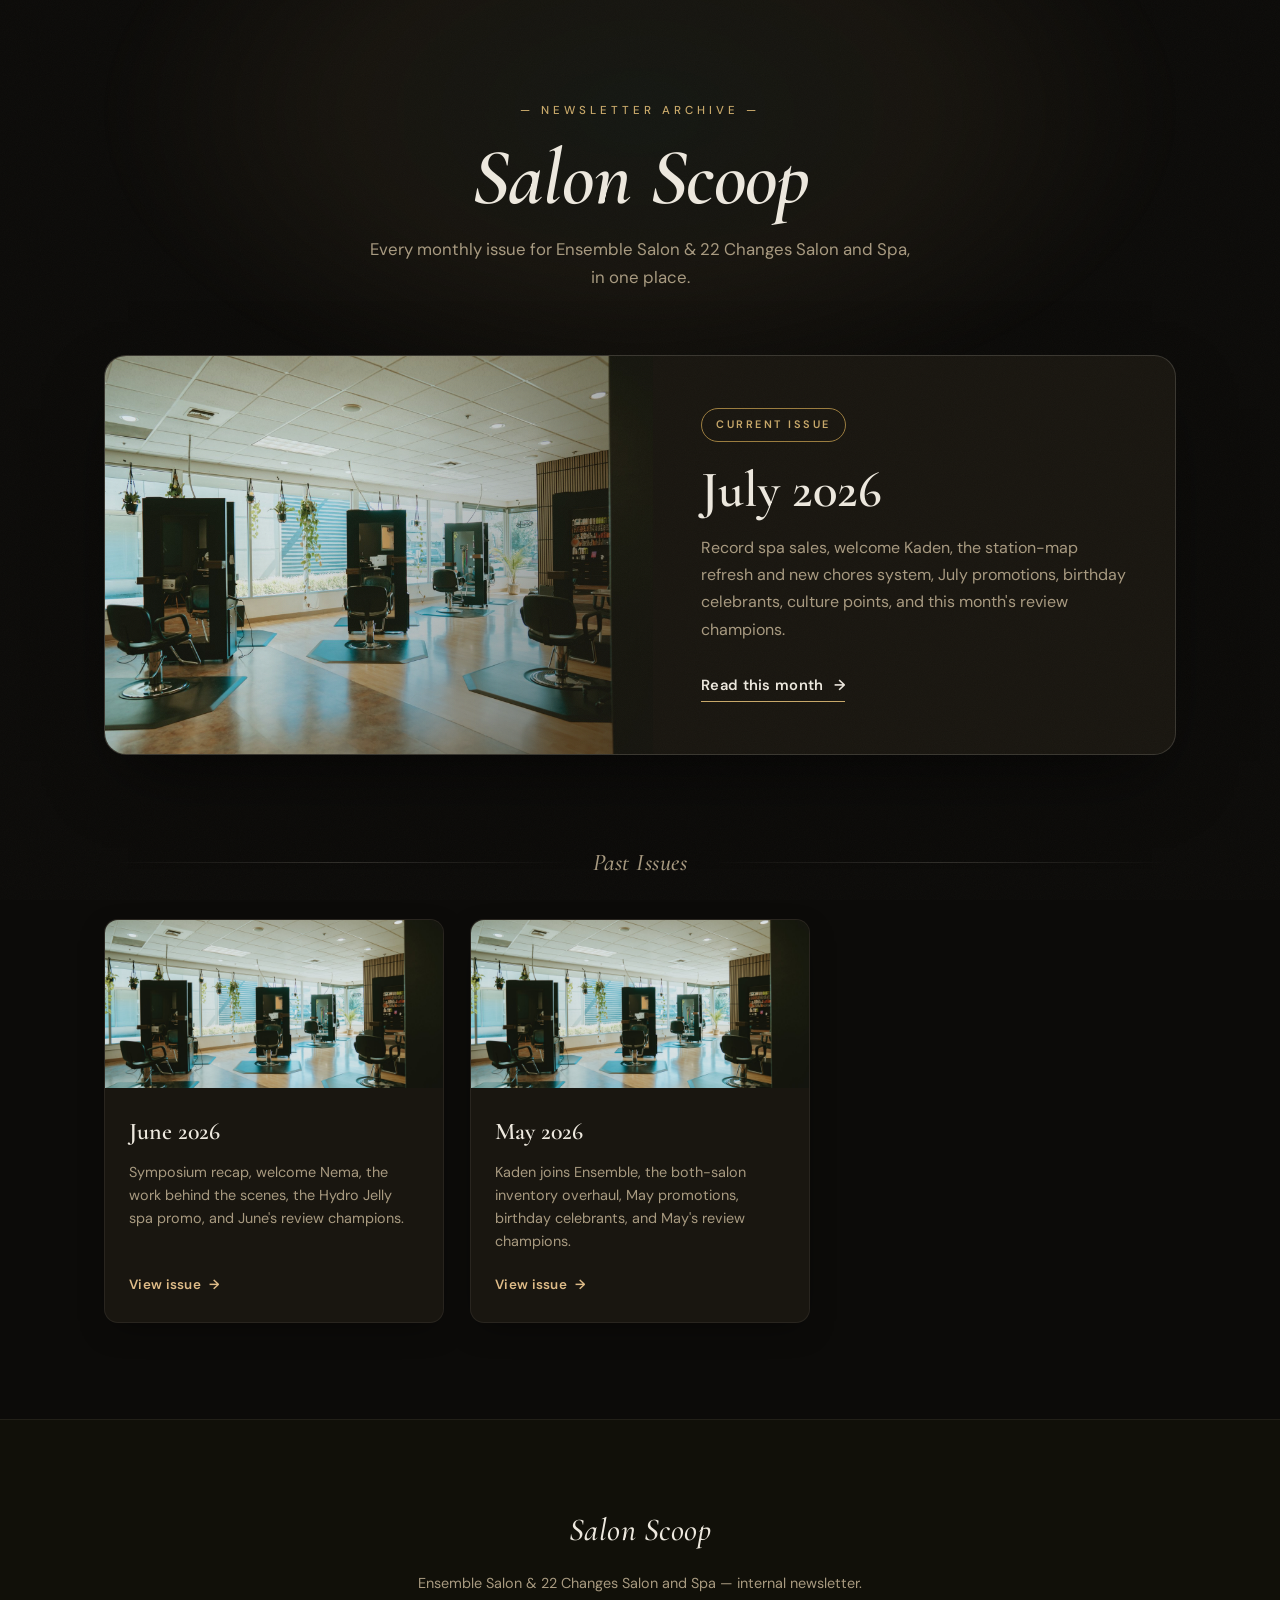
<file: index.html>
<!DOCTYPE html>
<html lang="en">
<head>
  <meta charset="UTF-8" />
  <meta name="viewport" content="width=device-width, initial-scale=1.0" />
  <title>Salon Scoop — Newsletter Archive</title>
  <meta name="description" content="The newsletter archive for Ensemble Salon & 22 Changes Salon and Spa — browse every monthly issue." />

  <link rel="preconnect" href="https://fonts.googleapis.com" />
  <link rel="preconnect" href="https://fonts.gstatic.com" crossorigin />
  <link
    href="https://fonts.googleapis.com/css2?family=Cormorant+Garamond:ital,wght@0,400;0,500;0,600;0,700;1,400;1,500;1,600;1,700&family=DM+Sans:opsz,wght@9..40,300;9..40,400;9..40,500;9..40,600;9..40,700&display=swap"
    rel="stylesheet"
  />
  <link rel="stylesheet" href="/styles.css?v=28" />
</head>
<body class="hub-body">
  <div class="hub__glow" aria-hidden="true"></div>

  <header class="hub__header">
    <span class="hub__eyebrow">— Newsletter Archive —</span>
    <h1 class="hub__wordmark">Salon Scoop</h1>
    <p class="hub__tagline">Every monthly issue for Ensemble Salon &amp; 22 Changes Salon and Spa, in one place.</p>
  </header>

  <main class="hub">
    <section class="hub__featured-wrap" aria-label="Current issue">
      <div id="hubFeatured"></div>
    </section>

    <section class="hub__past" id="hubPast" aria-label="Past issues">
      <div class="hub__section-head">
        <span class="hub__section-line" aria-hidden="true"></span>
        <h2 class="hub__section-title">Past Issues</h2>
        <span class="hub__section-line" aria-hidden="true"></span>
      </div>
      <div class="issue-grid" id="hubGrid"></div>
    </section>
  </main>

  <footer class="footer">
    <p class="footer__brand">Salon Scoop</p>
    <p class="footer__note">Ensemble Salon &amp; 22 Changes Salon and Spa — internal newsletter.</p>
  </footer>

  <script src="/content/issues.js?v=28"></script>
  <script src="/hub.js?v=28"></script>
</body>
</html>
</file>
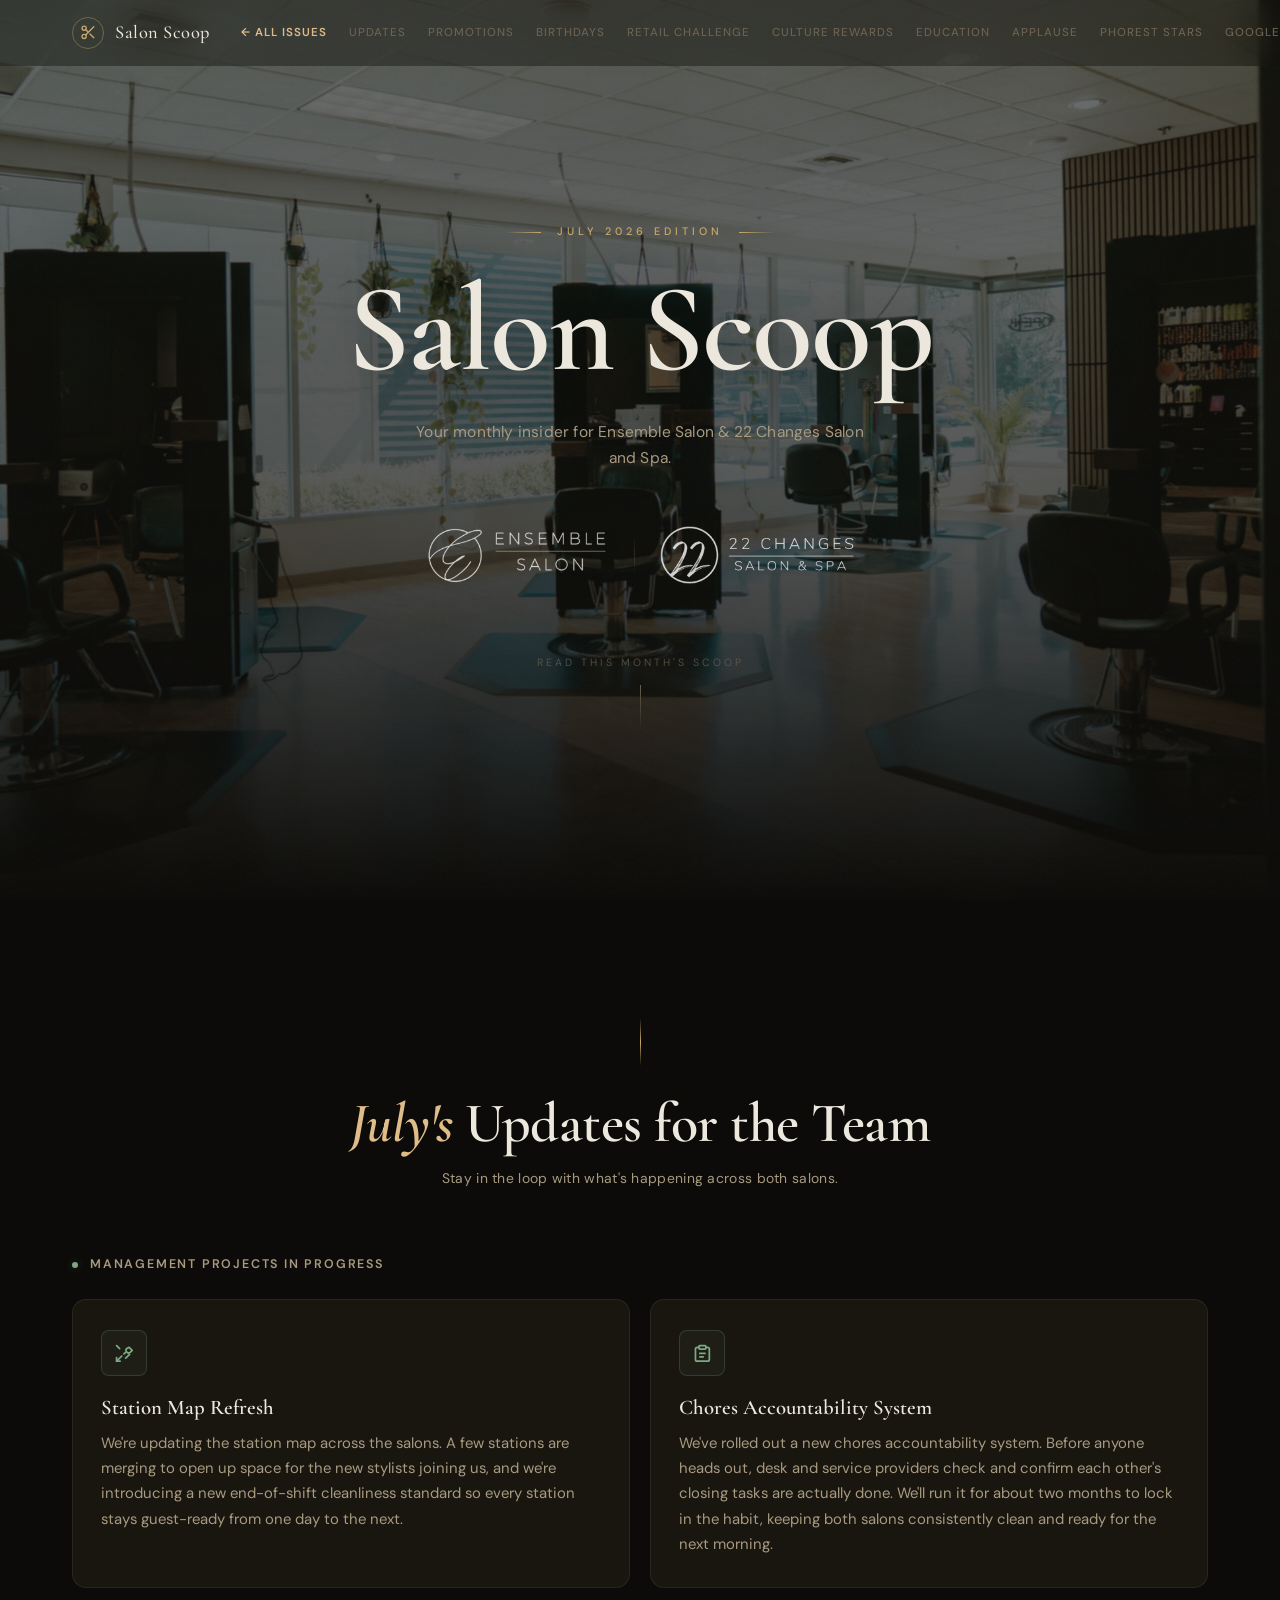
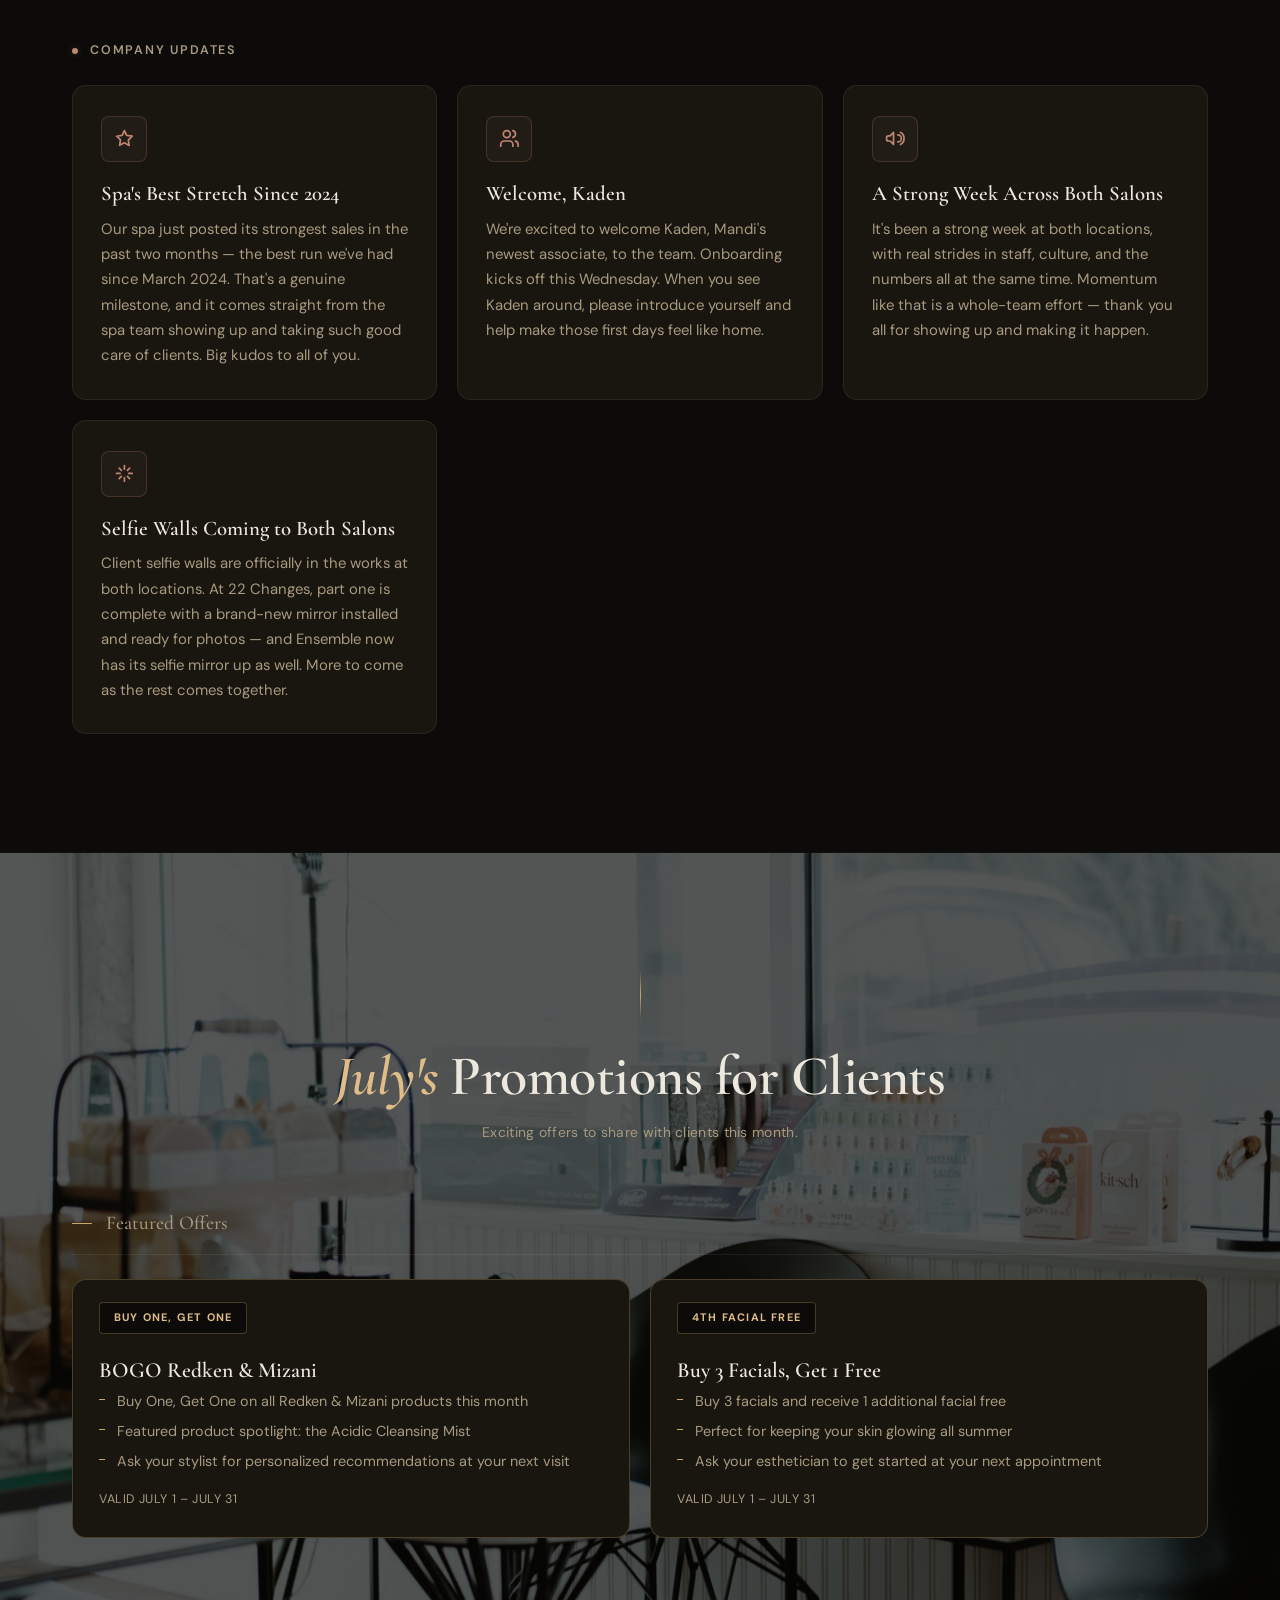
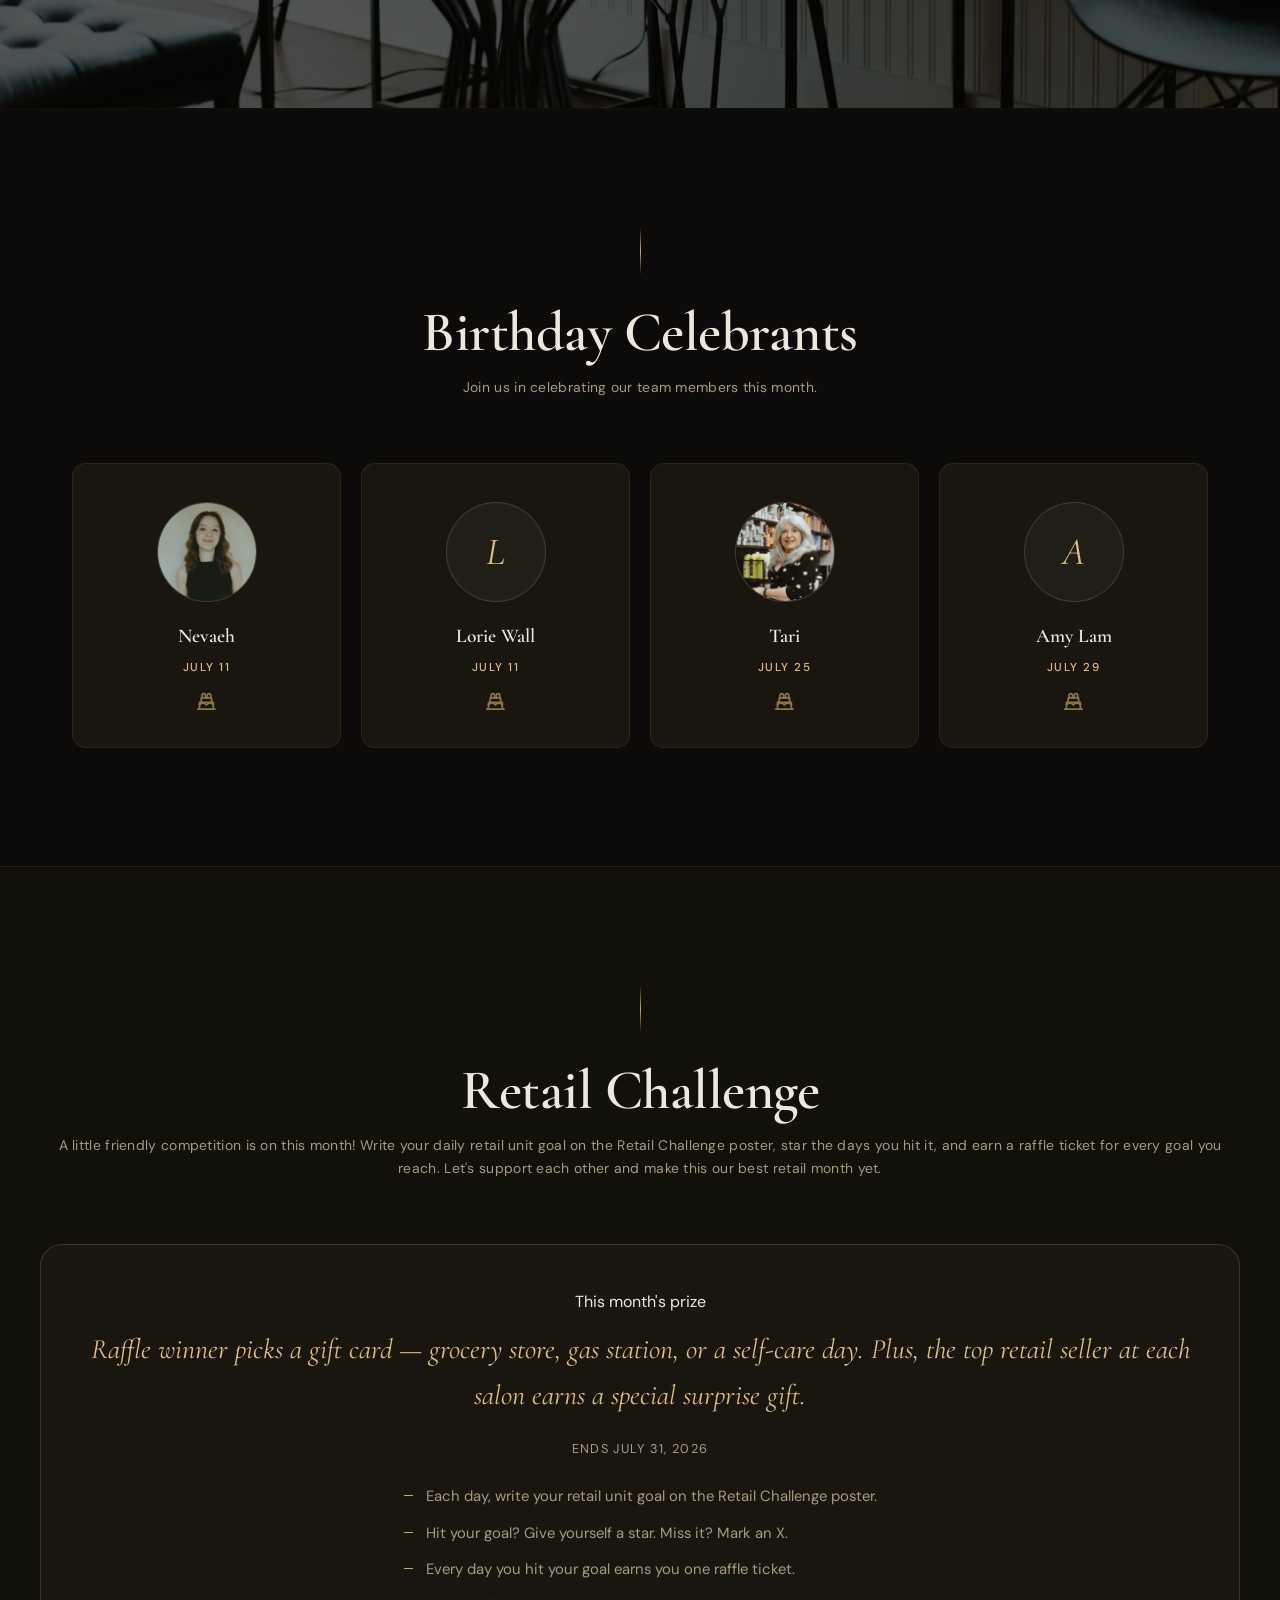
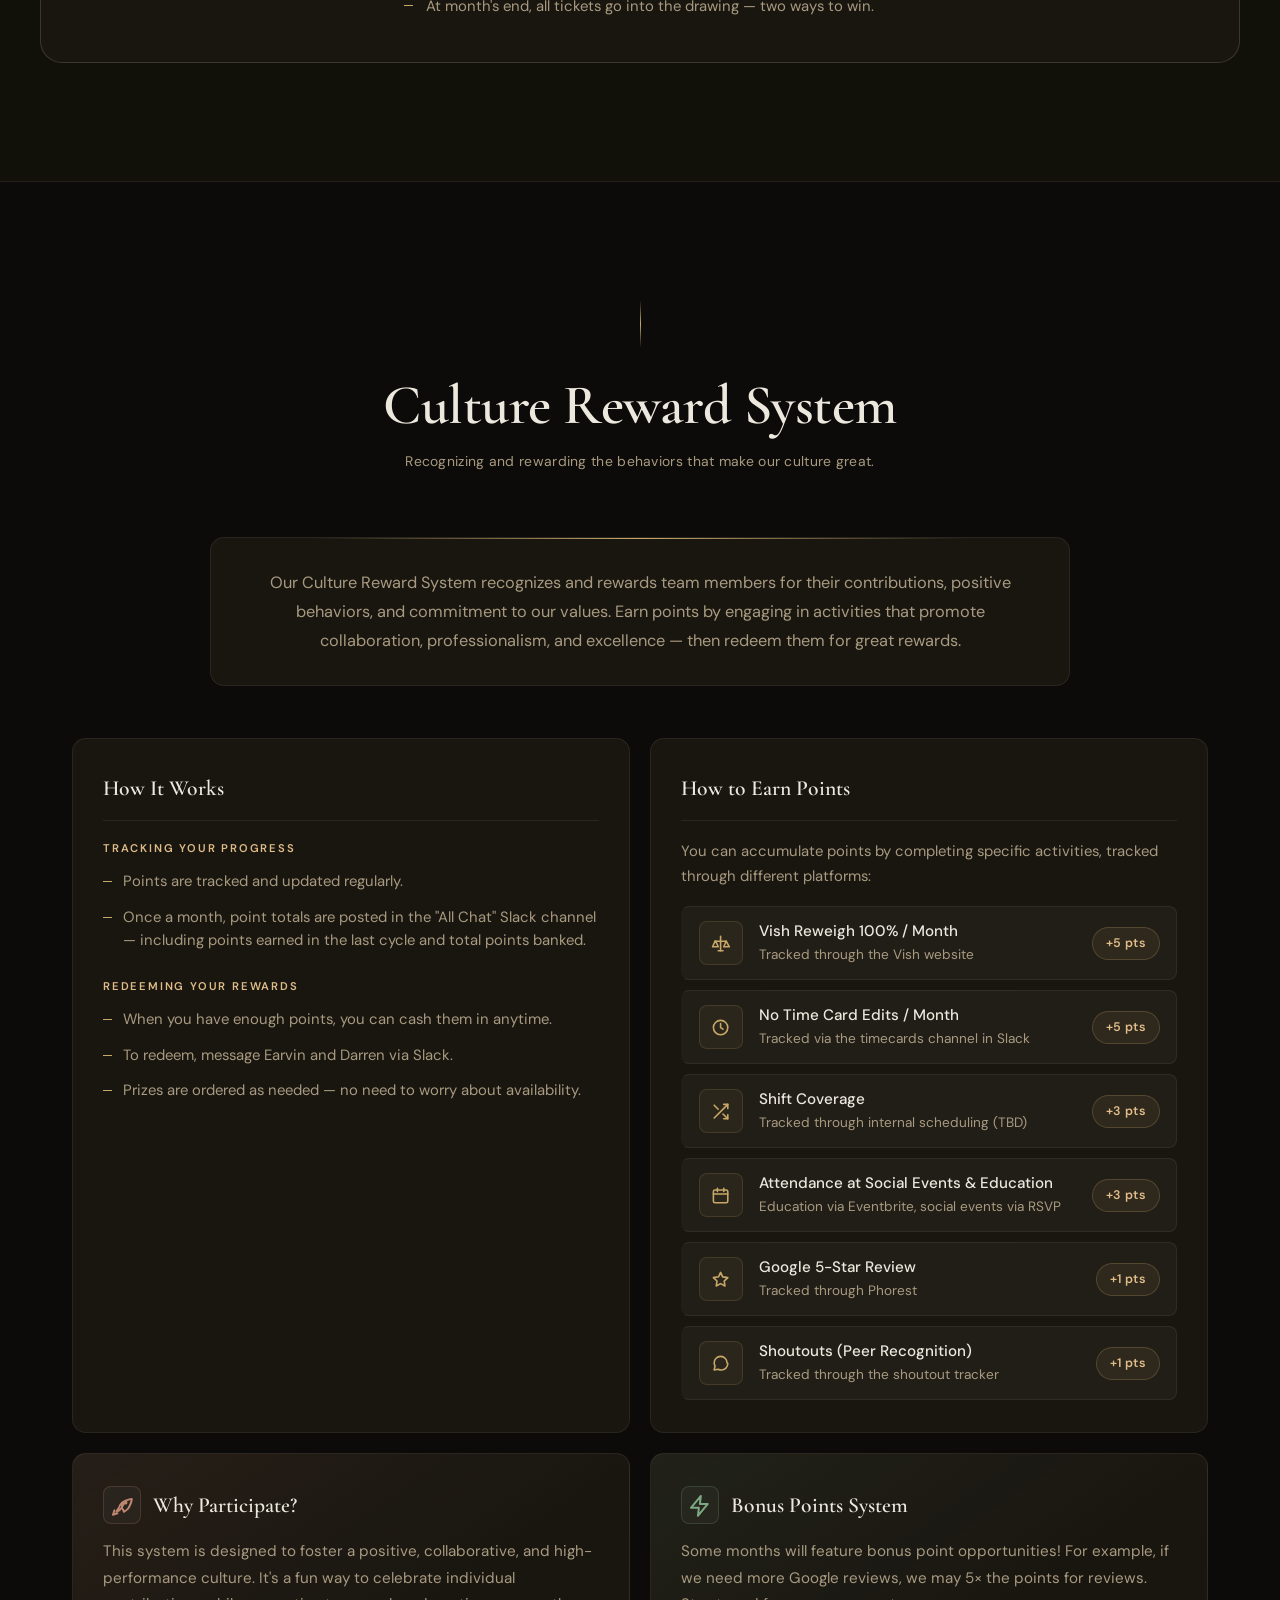
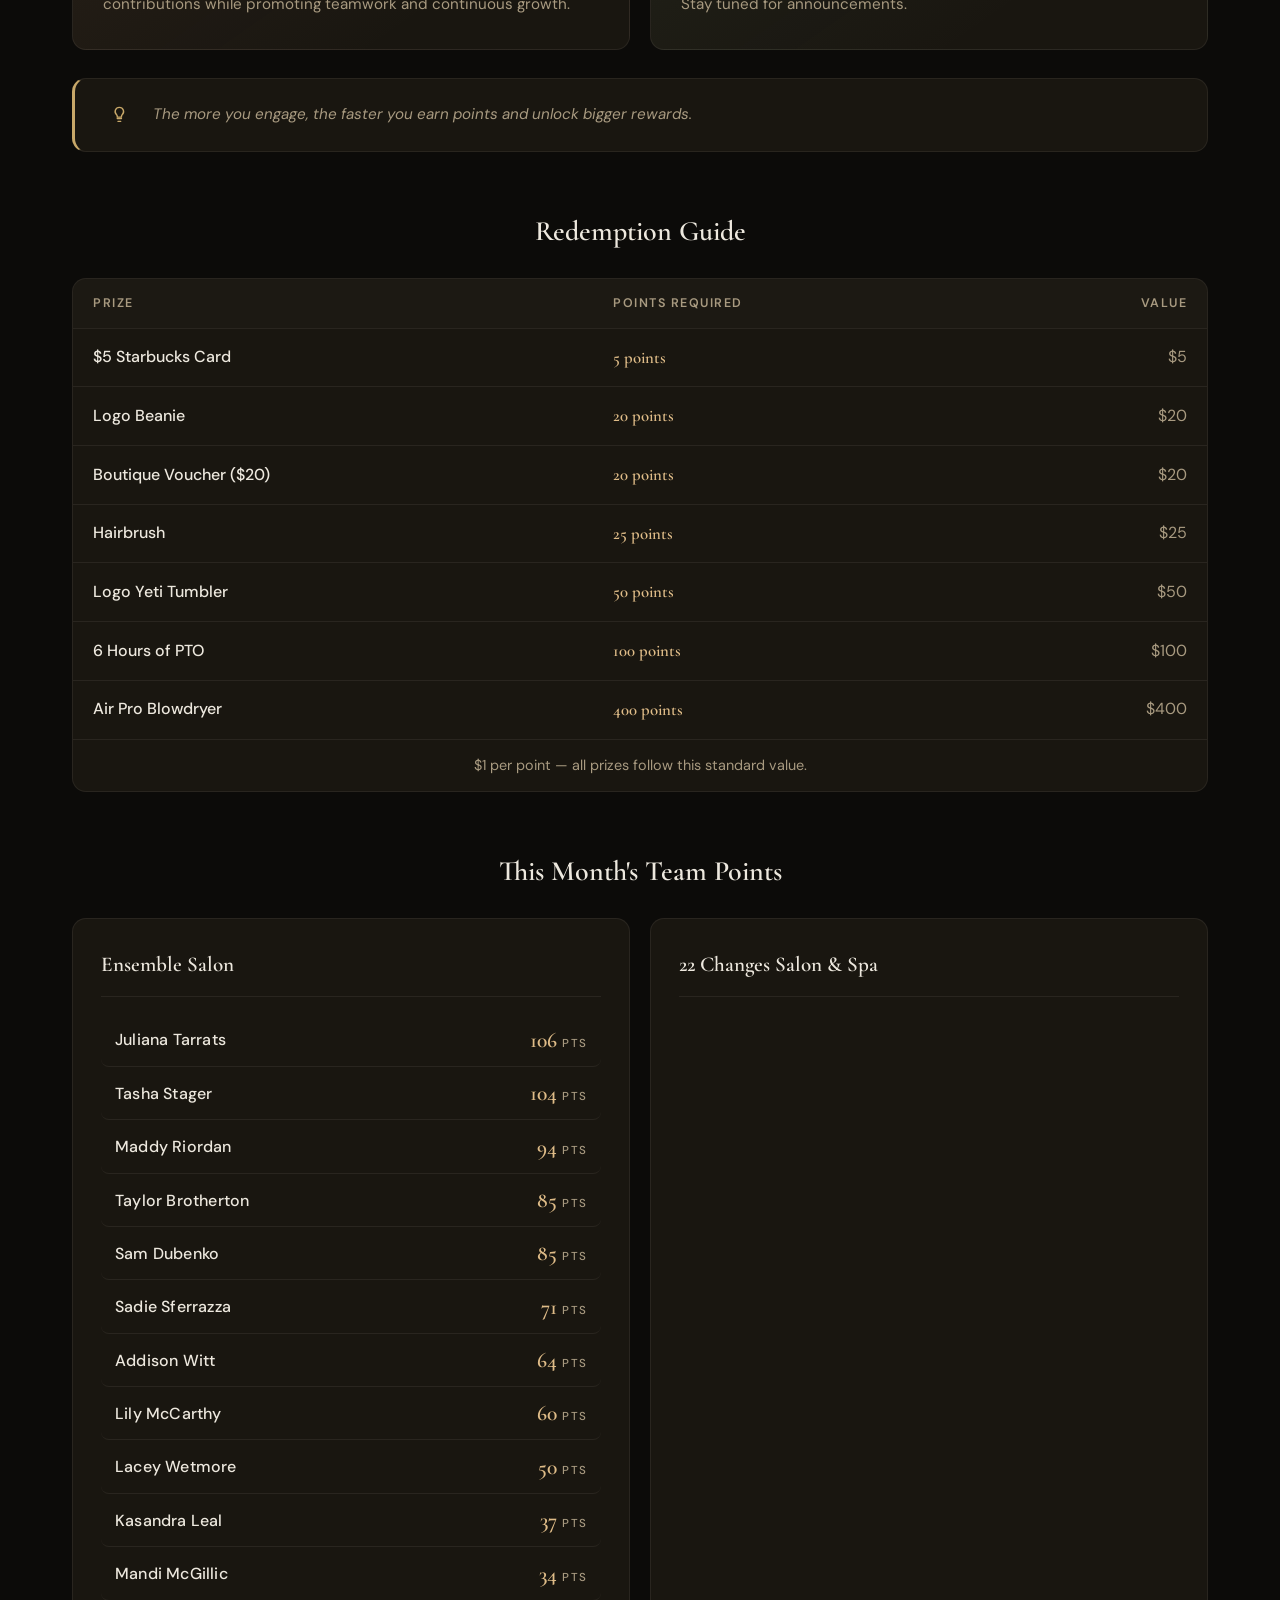
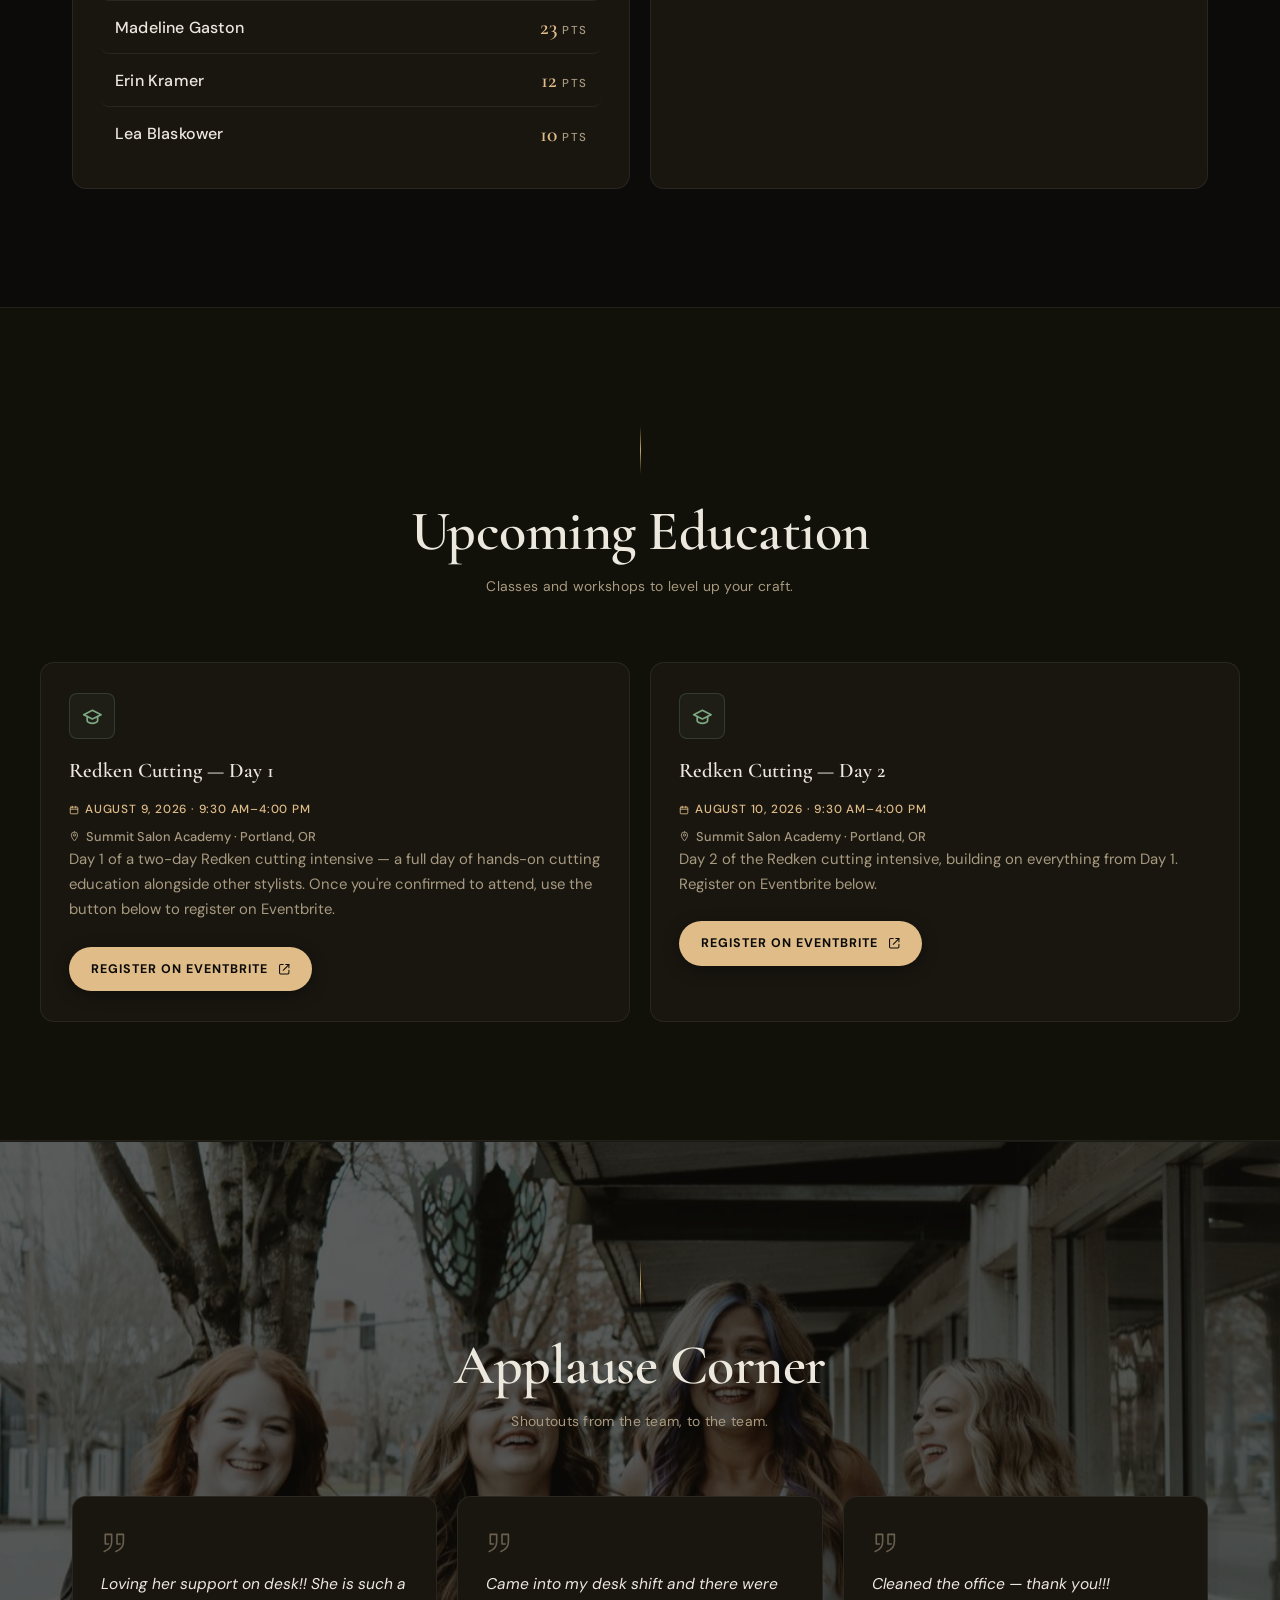
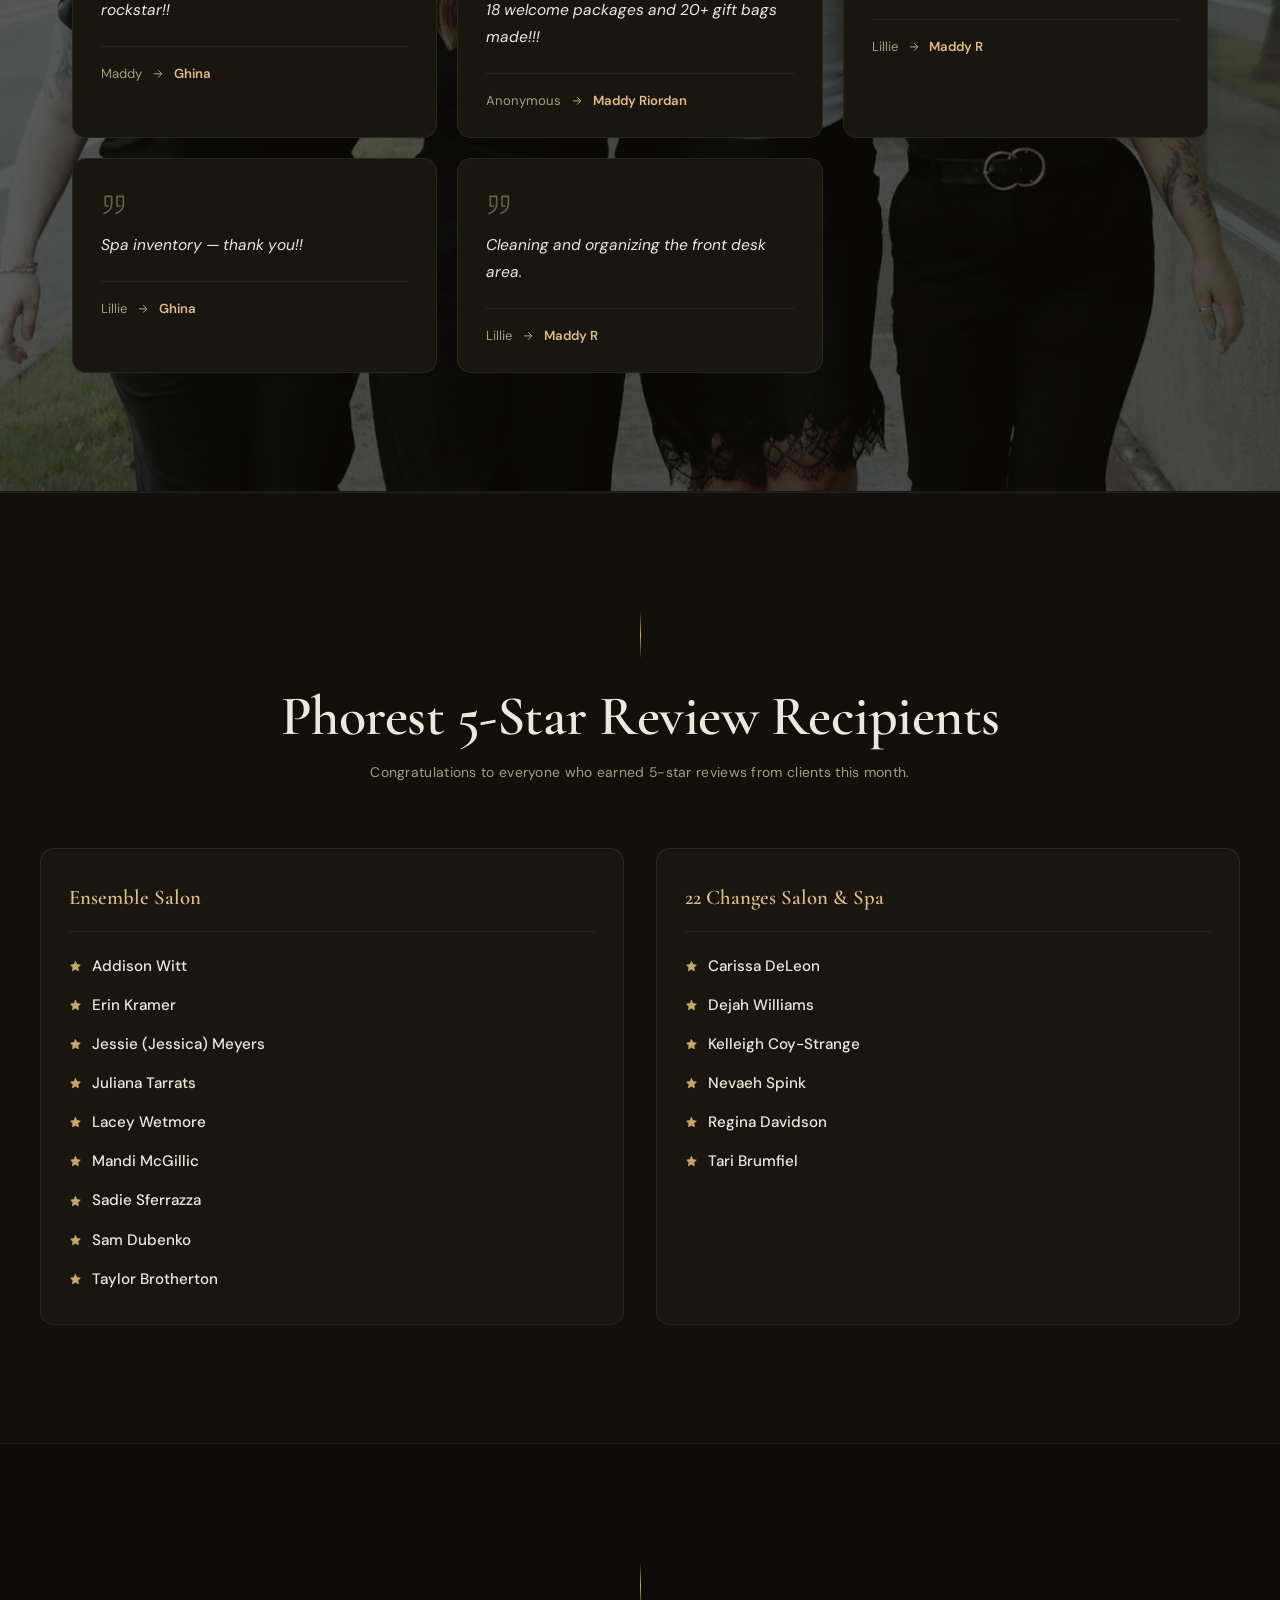
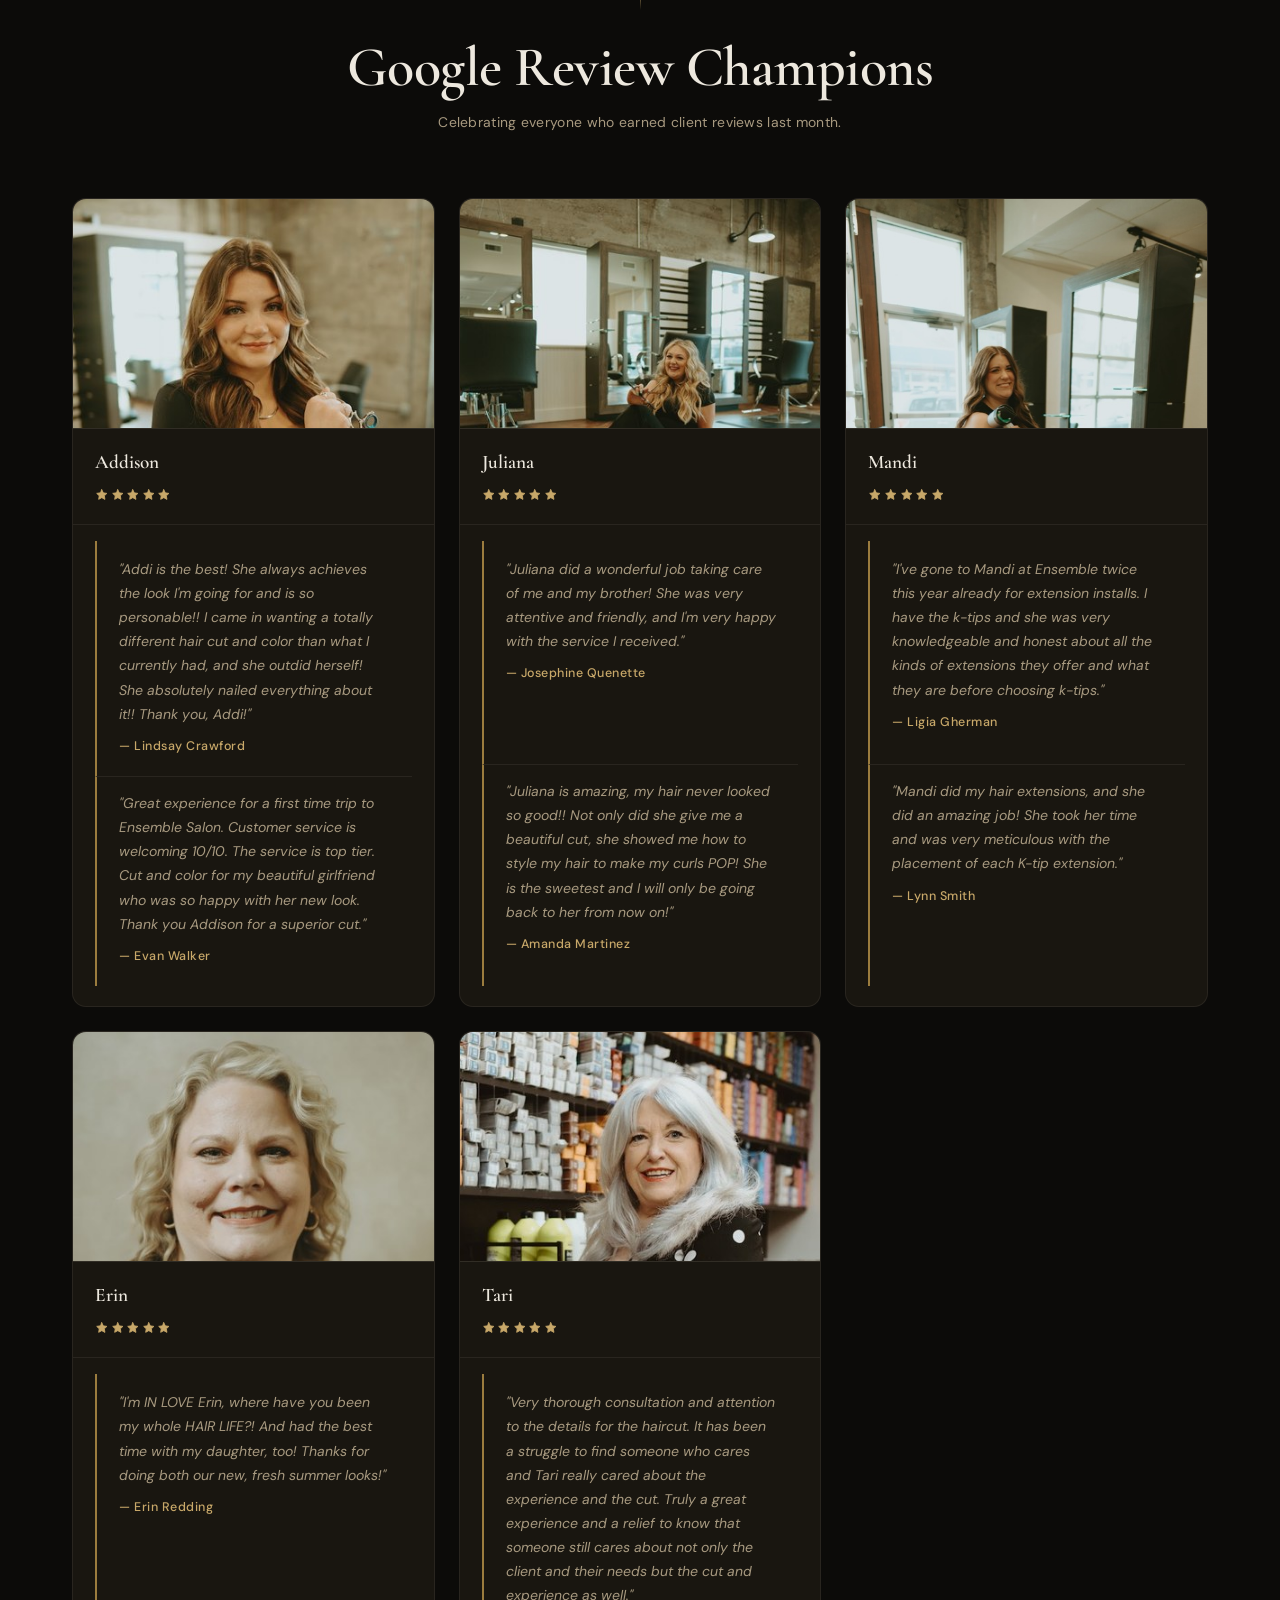
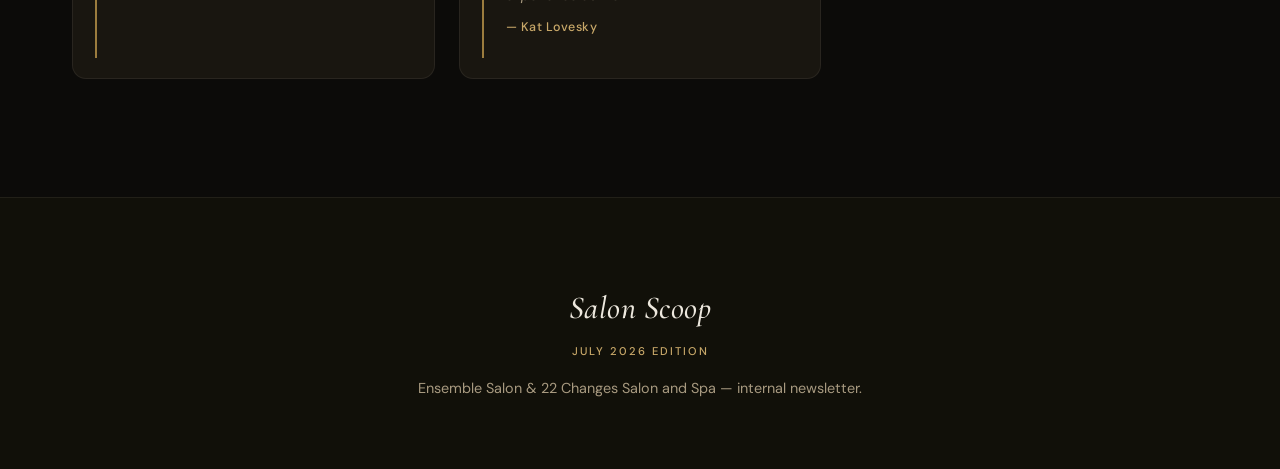
<file: July2026/index.html>
<!DOCTYPE html>
<html lang="en">
<head>
  <meta charset="UTF-8" />
  <meta name="viewport" content="width=device-width, initial-scale=1.0" />
  <title>Salon Scoop — Monthly Newsletter</title>
  <meta name="description" content="The monthly insider newsletter for Ensemble Salon & 22 Changes Salon and Spa." />

  <link rel="preconnect" href="https://fonts.googleapis.com" />
  <link rel="preconnect" href="https://fonts.gstatic.com" crossorigin />
  <link
    href="https://fonts.googleapis.com/css2?family=Cormorant+Garamond:ital,wght@0,400;0,500;0,600;0,700;1,400;1,500;1,600;1,700&family=DM+Sans:opsz,wght@9..40,300;9..40,400;9..40,500;9..40,600;9..40,700&display=swap"
    rel="stylesheet"
  />
  <link rel="stylesheet" href="/styles.css?v=30" />
</head>
<body>
  <div class="scroll-progress" id="scrollProgress" aria-hidden="true"></div>

  <header class="nav" id="nav">
    <div class="nav__inner">
      <a href="#hero" class="nav__brand">
        <span class="nav__brand-mark" id="navMark"></span>
        <span class="nav__brand-text">Salon Scoop</span>
      </a>
      <nav class="nav__links" id="navLinks" aria-label="Section navigation">
        <a href="/" class="nav__link nav__link--home">&larr; All Issues</a>
        <a href="#updates" class="nav__link">Updates</a>
        <a href="#staffMeetings" class="nav__link" data-nav="staffMeetings">Staff Meetings</a>
        <a href="#promotions" class="nav__link">Promotions</a>
        <a href="#birthdays" class="nav__link">Birthdays</a>
        <a href="#referral" class="nav__link" data-nav="referral">Retail Challenge</a>
        <a href="#rewards" class="nav__link">Culture Rewards</a>
        <a href="#education" class="nav__link">Education</a>
        <a href="#applause" class="nav__link">Applause</a>
        <a href="#phorest" class="nav__link">Phorest Stars</a>
        <a href="#reviews" class="nav__link">Google Reviews</a>
      </nav>
      <button class="nav__toggle" id="navToggle" aria-label="Toggle menu" aria-expanded="false">
        <span></span><span></span><span></span>
      </button>
    </div>
  </header>

  <main>
    <!-- 1. HERO -->
    <section class="hero" id="hero">
      <div class="hero__bg" id="heroBg" aria-hidden="true"></div>
      <div class="hero__overlay" aria-hidden="true"></div>
      <div class="hero__content">
        <span class="hero__badge" id="heroBadge">— EDITION —</span>
        <h1 class="hero__title" id="heroTitle">Salon Scoop</h1>
        <p class="hero__subtitle" id="heroSubtitle"></p>
        <div class="hero__logos" id="heroLogos"></div>
        <a href="#updates" class="hero__scroll" aria-label="Scroll to content">
          <span class="hero__scroll-text">Read this month's scoop</span>
          <span class="hero__scroll-arrow" aria-hidden="true"></span>
        </a>
      </div>
    </section>

    <!-- 2. MONTHLY UPDATES -->
    <section class="section" id="updates" data-reveal>
      <div class="section__head">
        <h2 class="section__title"><span id="updatesMonth">This Month's</span> Updates for the Team</h2>
        <p class="section__sub">Stay in the loop with what's happening across both salons.</p>
      </div>
      <div class="updates">
        <div class="updates__group">
          <h3 class="updates__group-title">
            <span class="updates__group-dot updates__group-dot--teal"></span>
            Management Projects in Progress
          </h3>
          <div class="card-grid" id="managementProjects"></div>
        </div>
        <div class="updates__group">
          <h3 class="updates__group-title">
            <span class="updates__group-dot updates__group-dot--violet"></span>
            Company Updates
          </h3>
          <div class="card-grid" id="companyUpdates"></div>
        </div>
      </div>
    </section>

    <!-- 3. PROMOTIONS -->
    <!-- 1B. STAFF MEETING REMINDERS -->
    <section class="section section--alt" id="staffMeetings" data-reveal>
      <div class="section__head">
        <h2 class="section__title" id="staffMeetingsTitle">Reminder — Staff Meeting Dates &amp; Times</h2>
        <p class="section__sub" id="staffMeetingsSub">Mark your calendars and plan to attend.</p>
      </div>
      <div class="card-grid" id="staffMeetingsGrid"></div>
    </section>

    <section class="section section--alt" id="promotions" data-reveal>
      <div class="promotions__bg" aria-hidden="true"></div>
      <div class="section__head">
        <h2 class="section__title"><span id="promoMonth">This Month's</span> Promotions for Clients</h2>
        <p class="section__sub">Exciting offers to share with clients this month.</p>
      </div>
      <div class="promo">
        <div class="promo__group">
          <h3 class="promo__group-title">Featured Offers</h3>
          <div class="promo__track promo__track--featured" id="promoFeatured"></div>
        </div>
        <div class="promo__group promo__group--special" id="promoSpecialGroup" hidden>
          <h3 class="promo__group-title promo__group-title--special">Special Promo</h3>
          <div class="promo__track promo__track--special" id="promoSpecial"></div>
        </div>
      </div>
    </section>

    <!-- 4. BIRTHDAY CELEBRANTS -->
    <section class="section" id="birthdays" data-reveal>
      <div class="section__head">
        <h2 class="section__title">Birthday Celebrants</h2>
        <p class="section__sub">Join us in celebrating our team members this month.</p>
      </div>
      <div class="birthday-grid" id="birthdayGrid"></div>
    </section>

    <!-- 5. STAFF REFERRAL CONTEST -->
    <section class="section section--alt" id="referral" data-reveal>
      <div class="section__head">
        <h2 class="section__title" id="referralTitle">Staff Referral Contest</h2>
        <p class="section__sub" id="referralSub"></p>
      </div>
      <div class="referral" id="referralBody"></div>
    </section>

    <!-- 6. CULTURE REWARDS & PRIZES -->
    <section class="section" id="rewards" data-reveal>
      <div class="section__head">
        <h2 class="section__title">Culture Reward System</h2>
        <p class="section__sub">Recognizing and rewarding the behaviors that make our culture great.</p>
      </div>

      <p class="rewards__overview" id="rewardsOverview"></p>

      <div class="rewards__row">
        <div class="rewards__col">
          <h3 class="rewards__col-title">How It Works</h3>
          <h4 class="rewards__sub-title">Tracking Your Progress</h4>
          <ul class="rewards__bullets" id="rewardsTracking"></ul>
          <h4 class="rewards__sub-title">Redeeming Your Rewards</h4>
          <ul class="rewards__bullets" id="rewardsRedeeming"></ul>
        </div>

        <div class="rewards__col">
          <h3 class="rewards__col-title">How to Earn Points</h3>
          <p class="rewards__col-sub">You can accumulate points by completing specific activities, tracked through different platforms:</p>
          <ul class="earn-list" id="rewardsEarn"></ul>
        </div>
      </div>

      <div class="rewards__row">
        <div class="rewards__col rewards__col--tint-violet">
          <h3 class="rewards__col-title rewards__col-title--icon" data-icon="rocket">Why Participate?</h3>
          <p class="rewards__body" id="rewardsWhy"></p>
        </div>
        <div class="rewards__col rewards__col--tint-teal">
          <h3 class="rewards__col-title rewards__col-title--icon" data-icon="zap">Bonus Points System</h3>
          <p class="rewards__body" id="rewardsBonus"></p>
        </div>
      </div>

      <div class="rewards__tip" id="rewardsTip"></div>

      <h3 class="rewards__section-title">Redemption Guide</h3>
      <div class="prizes">
        <table class="prizes__table">
          <thead>
            <tr><th>Prize</th><th>Points Required</th><th>Value</th></tr>
          </thead>
          <tbody id="prizesBody"></tbody>
        </table>
        <p class="prizes__note" id="prizesNote"></p>
      </div>

      <h3 class="rewards__section-title">This Month's Team Points</h3>
      <div class="points-by-location">
        <div class="points-col">
          <h4 class="points-col__title">Ensemble Salon</h4>
          <ul class="points-list" id="pointsEnsemble"></ul>
        </div>
        <div class="points-col">
          <h4 class="points-col__title">22 Changes Salon &amp; Spa</h4>
          <ul class="points-list" id="points22Changes"></ul>
        </div>
      </div>
    </section>

    <!-- 7. UPCOMING EDUCATION -->
    <section class="section section--alt" id="education" data-reveal>
      <div class="section__head">
        <h2 class="section__title">Upcoming Education</h2>
        <p class="section__sub">Classes and workshops to level up your craft.</p>
      </div>
      <div class="card-grid" id="educationGrid"></div>
    </section>

    <!-- 8. APPLAUSE CORNER -->
    <section class="section" id="applause" data-reveal>
      <div class="applause__bg" aria-hidden="true"></div>
      <div class="section__head">
        <h2 class="section__title">Applause Corner</h2>
        <p class="section__sub">Shoutouts from the team, to the team.</p>
      </div>
      <div class="applause-grid" id="applauseGrid"></div>
    </section>

    <!-- 9. PHOREST 5-STAR REVIEW RECIPIENTS -->
    <section class="section section--alt" id="phorest" data-reveal>
      <div class="section__head">
        <h2 class="section__title">Phorest 5-Star Review Recipients</h2>
        <p class="section__sub">Congratulations to everyone who earned 5-star reviews from clients this month.</p>
      </div>
      <div class="phorest" id="phorestBody"></div>
    </section>

    <!-- 10. GOOGLE REVIEW CHAMPIONS -->
    <section class="section" id="reviews" data-reveal>
      <div class="section__head">
        <h2 class="section__title">Google Review Champions</h2>
        <p class="section__sub" id="reviewsSub">Celebrating everyone who earned client reviews last month.</p>
      </div>
      <div class="champions-grid" id="championsGrid"></div>
    </section>
  </main>

  <footer class="footer">
    <p class="footer__brand">Salon Scoop</p>
    <p class="footer__meta" id="footerMeta"></p>
    <p class="footer__note">Ensemble Salon &amp; 22 Changes Salon and Spa — internal newsletter.</p>
  </footer>

  <script src="/July2026/content.js?v=30"></script>
  <script src="/script.js?v=30"></script>
</body>
</html>
</file>
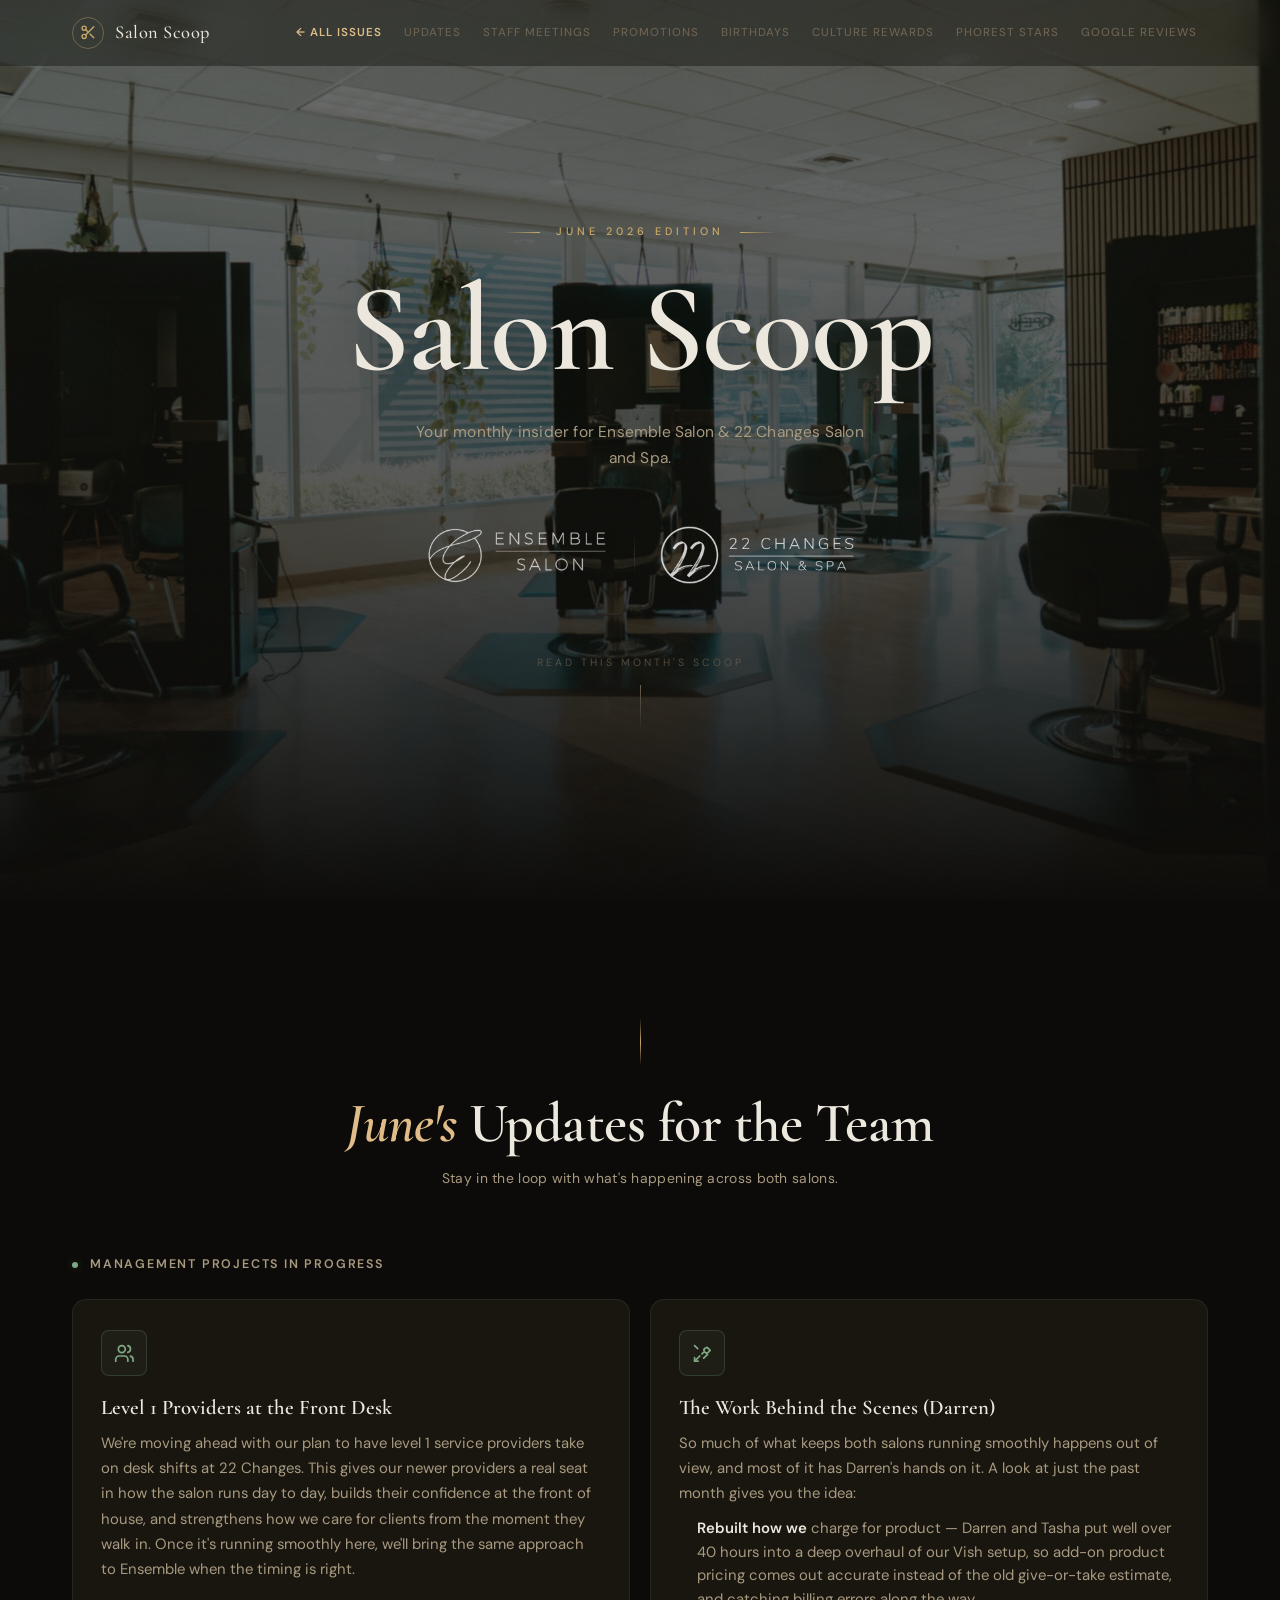
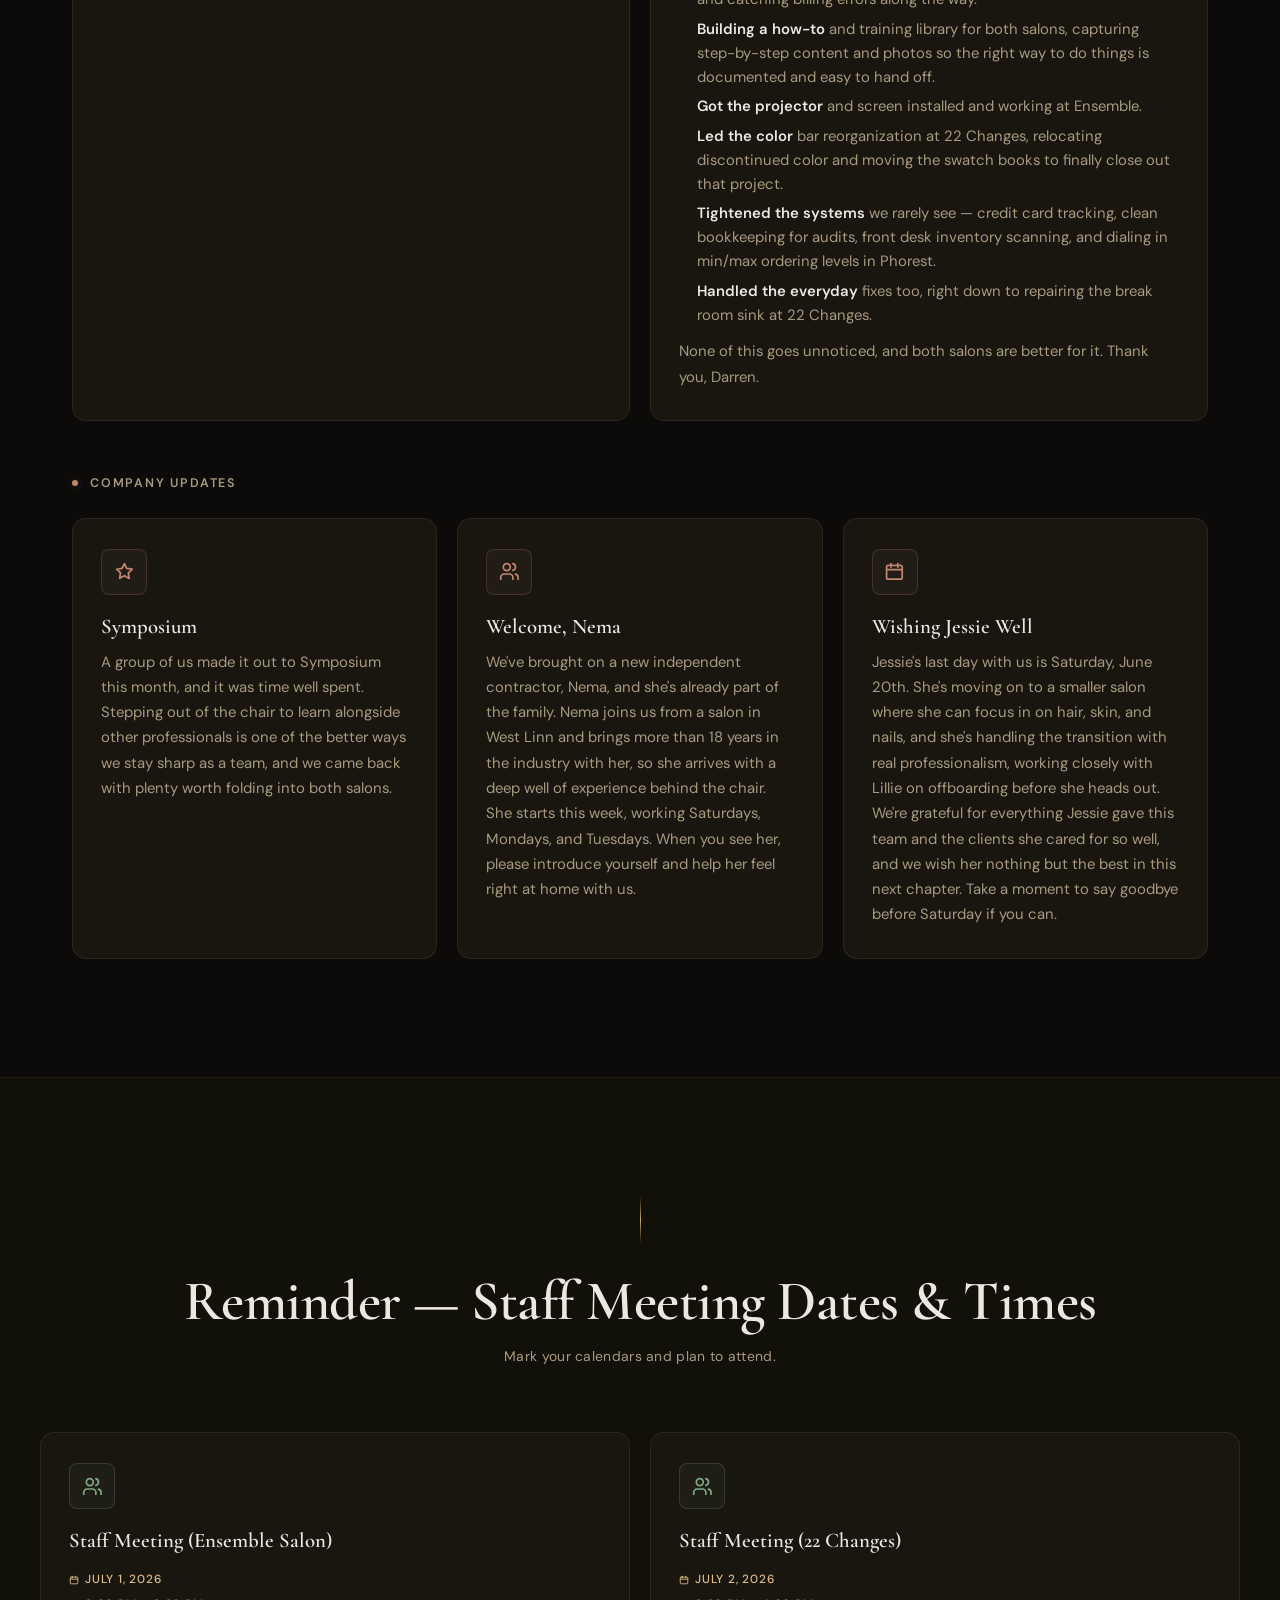
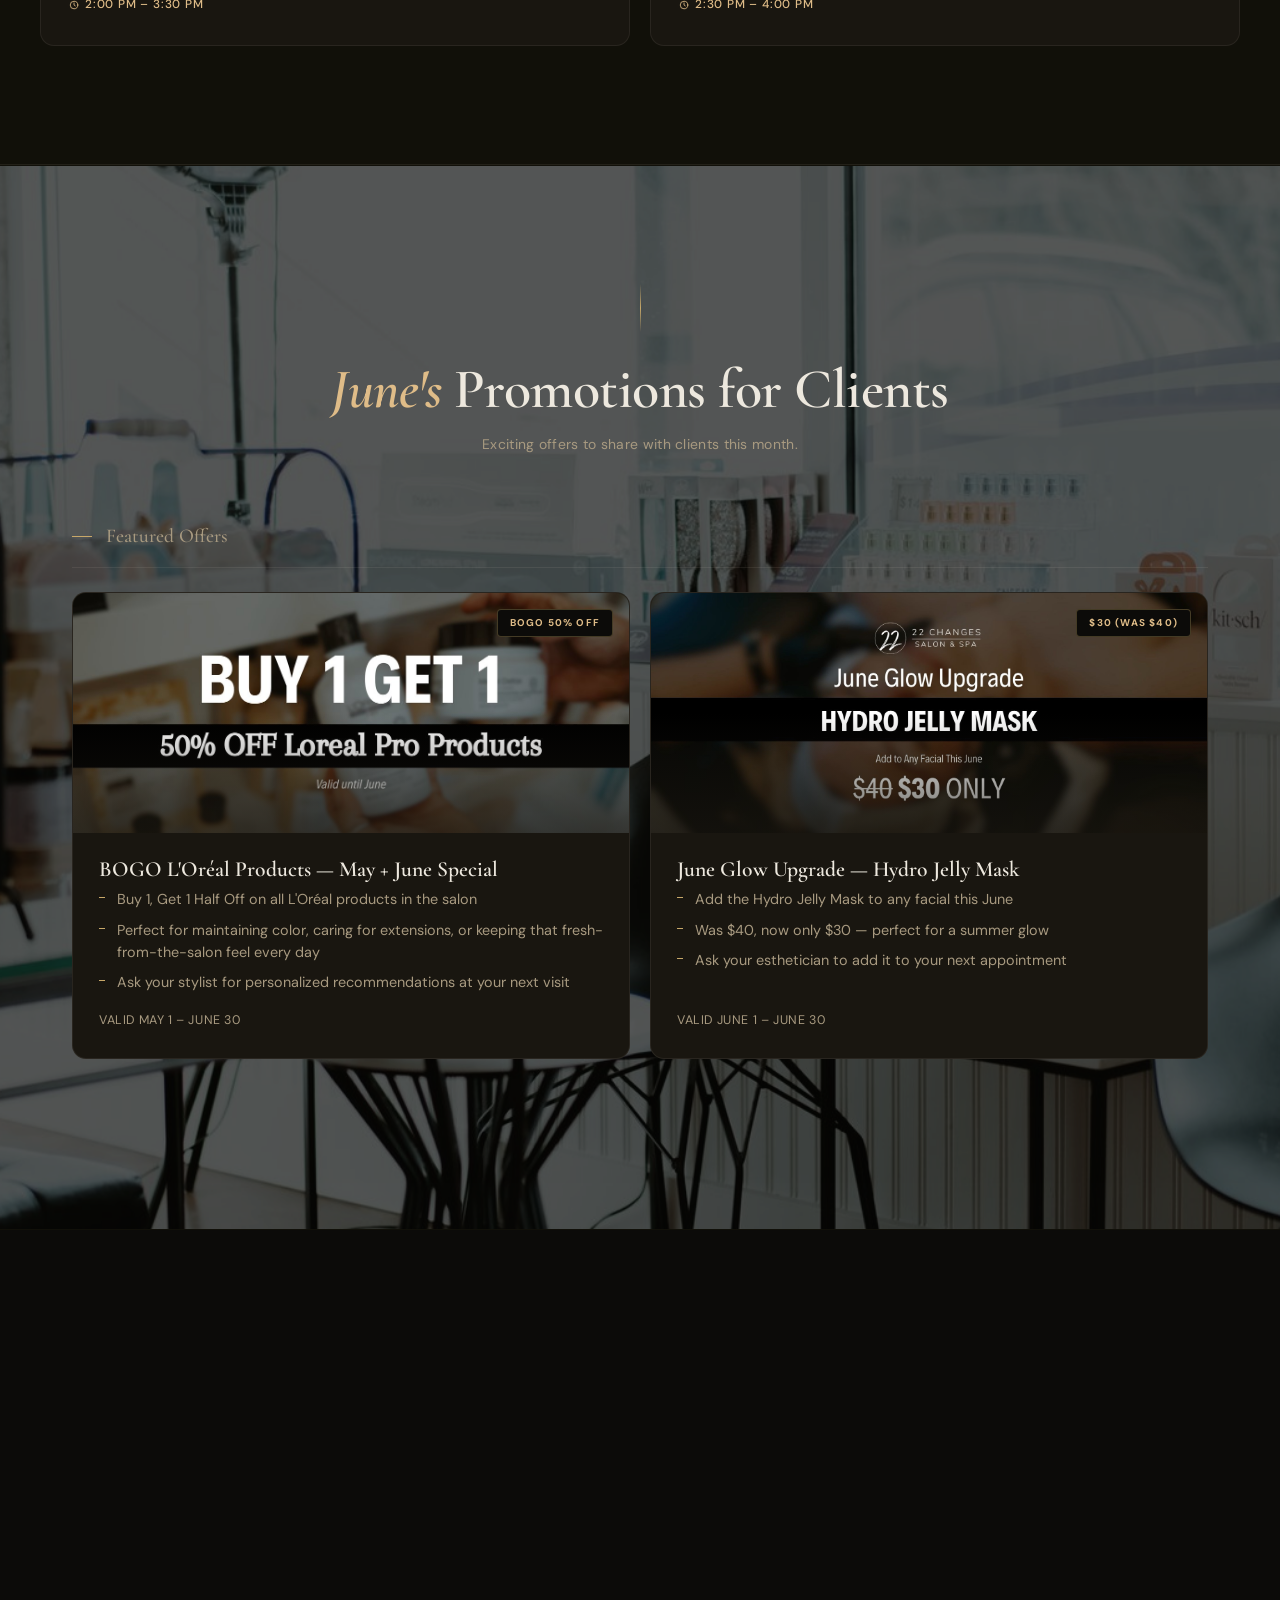
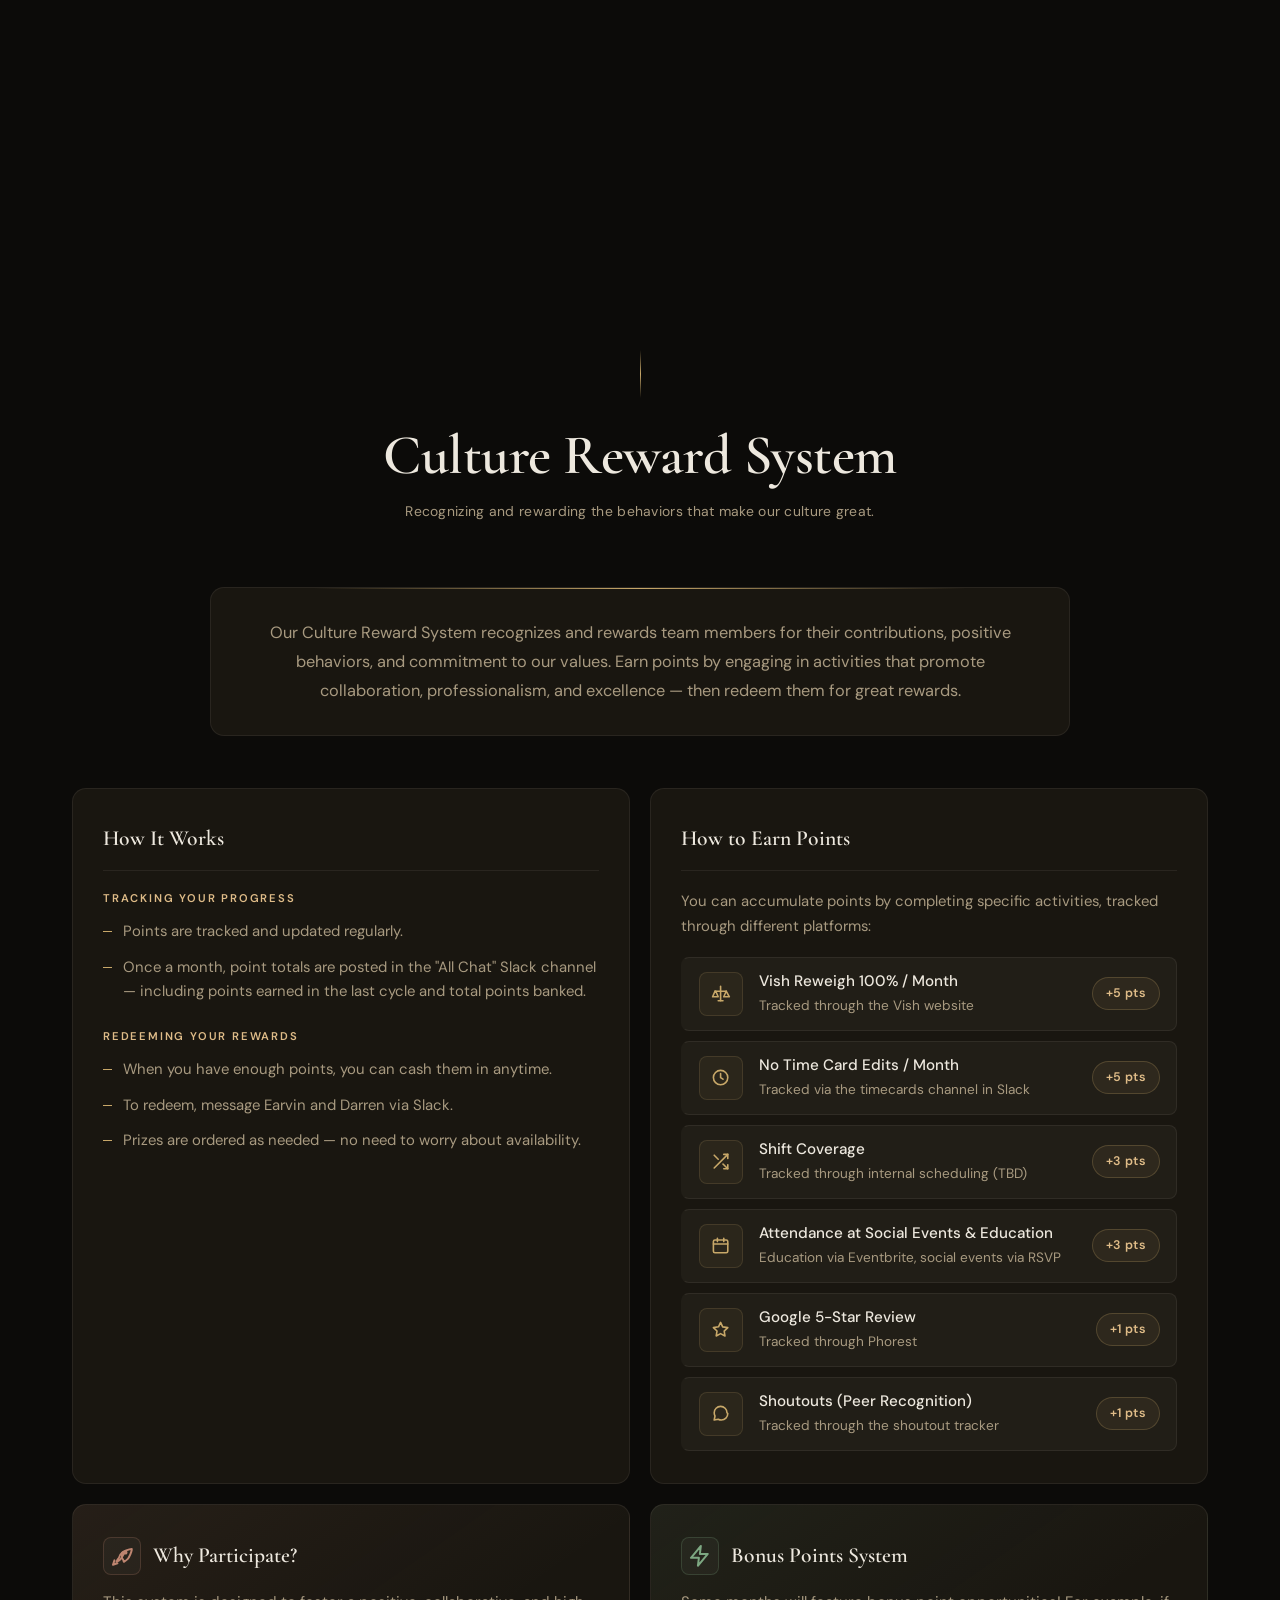
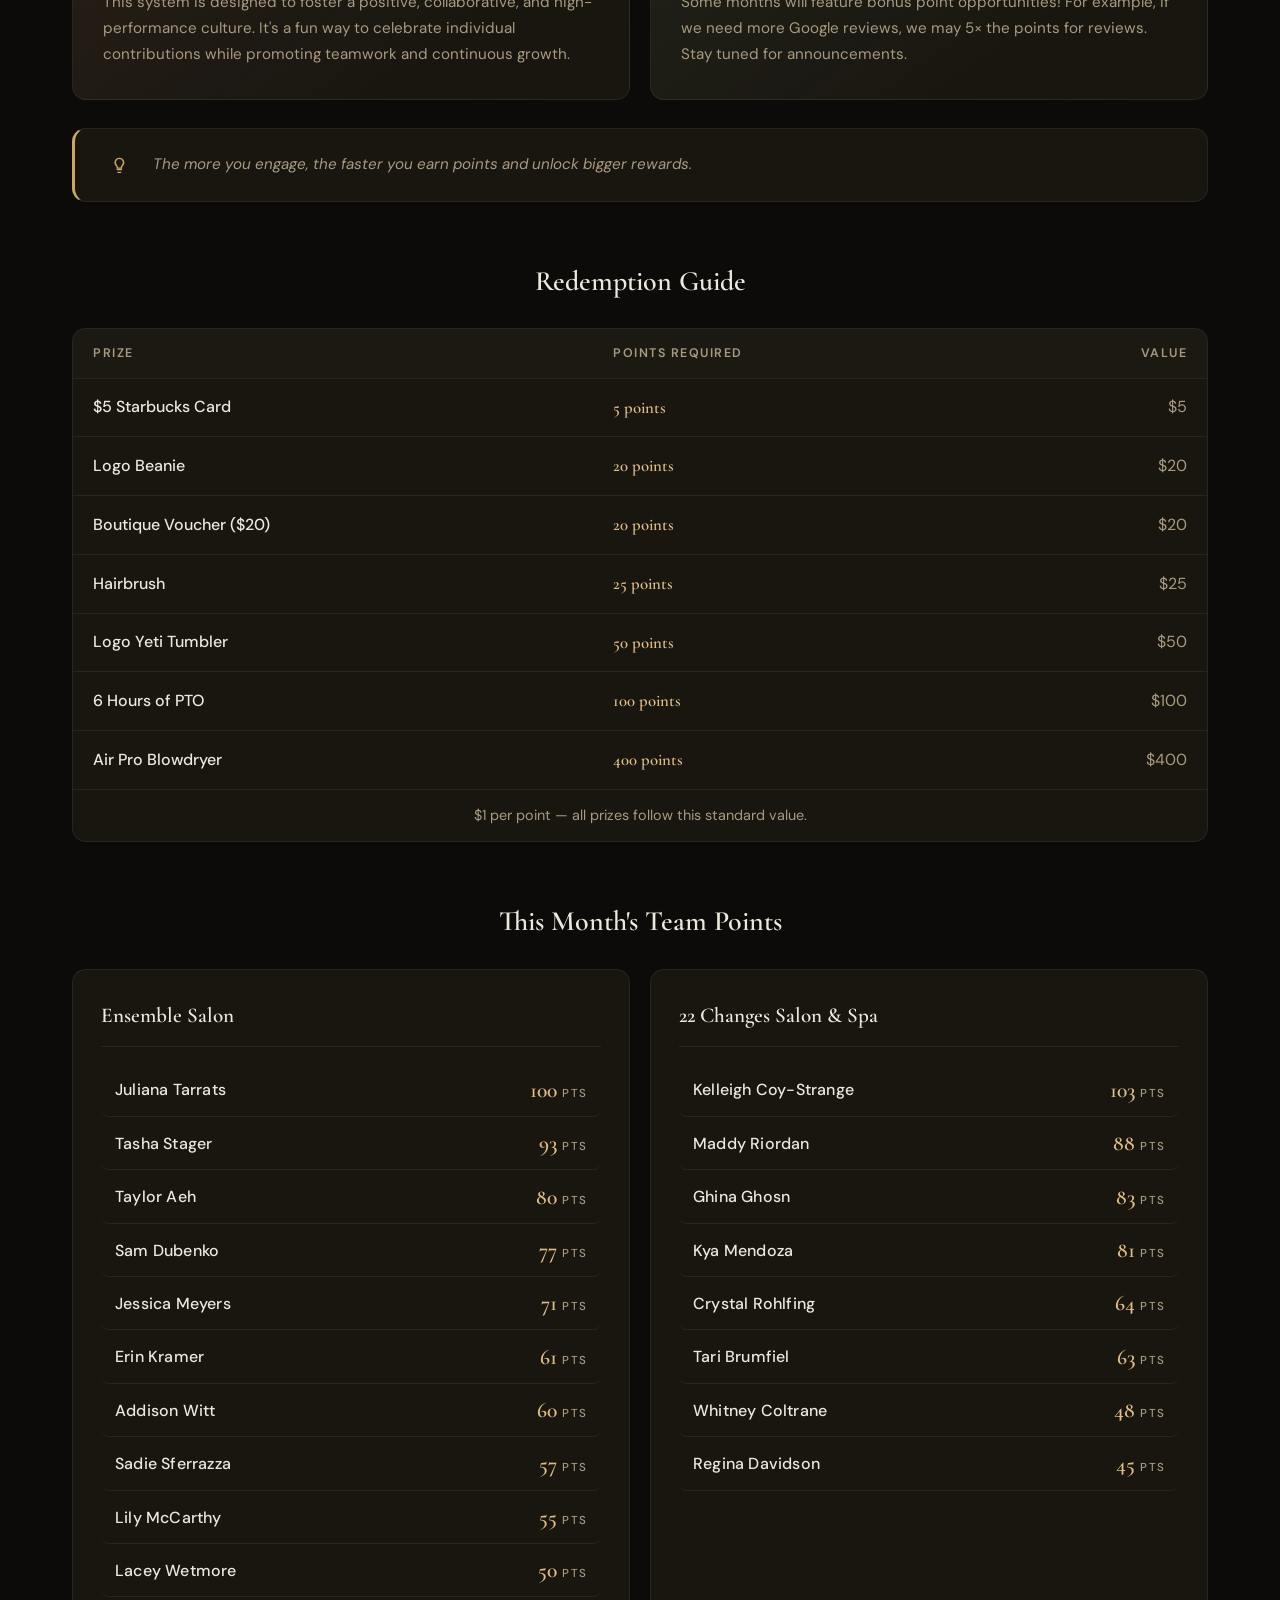
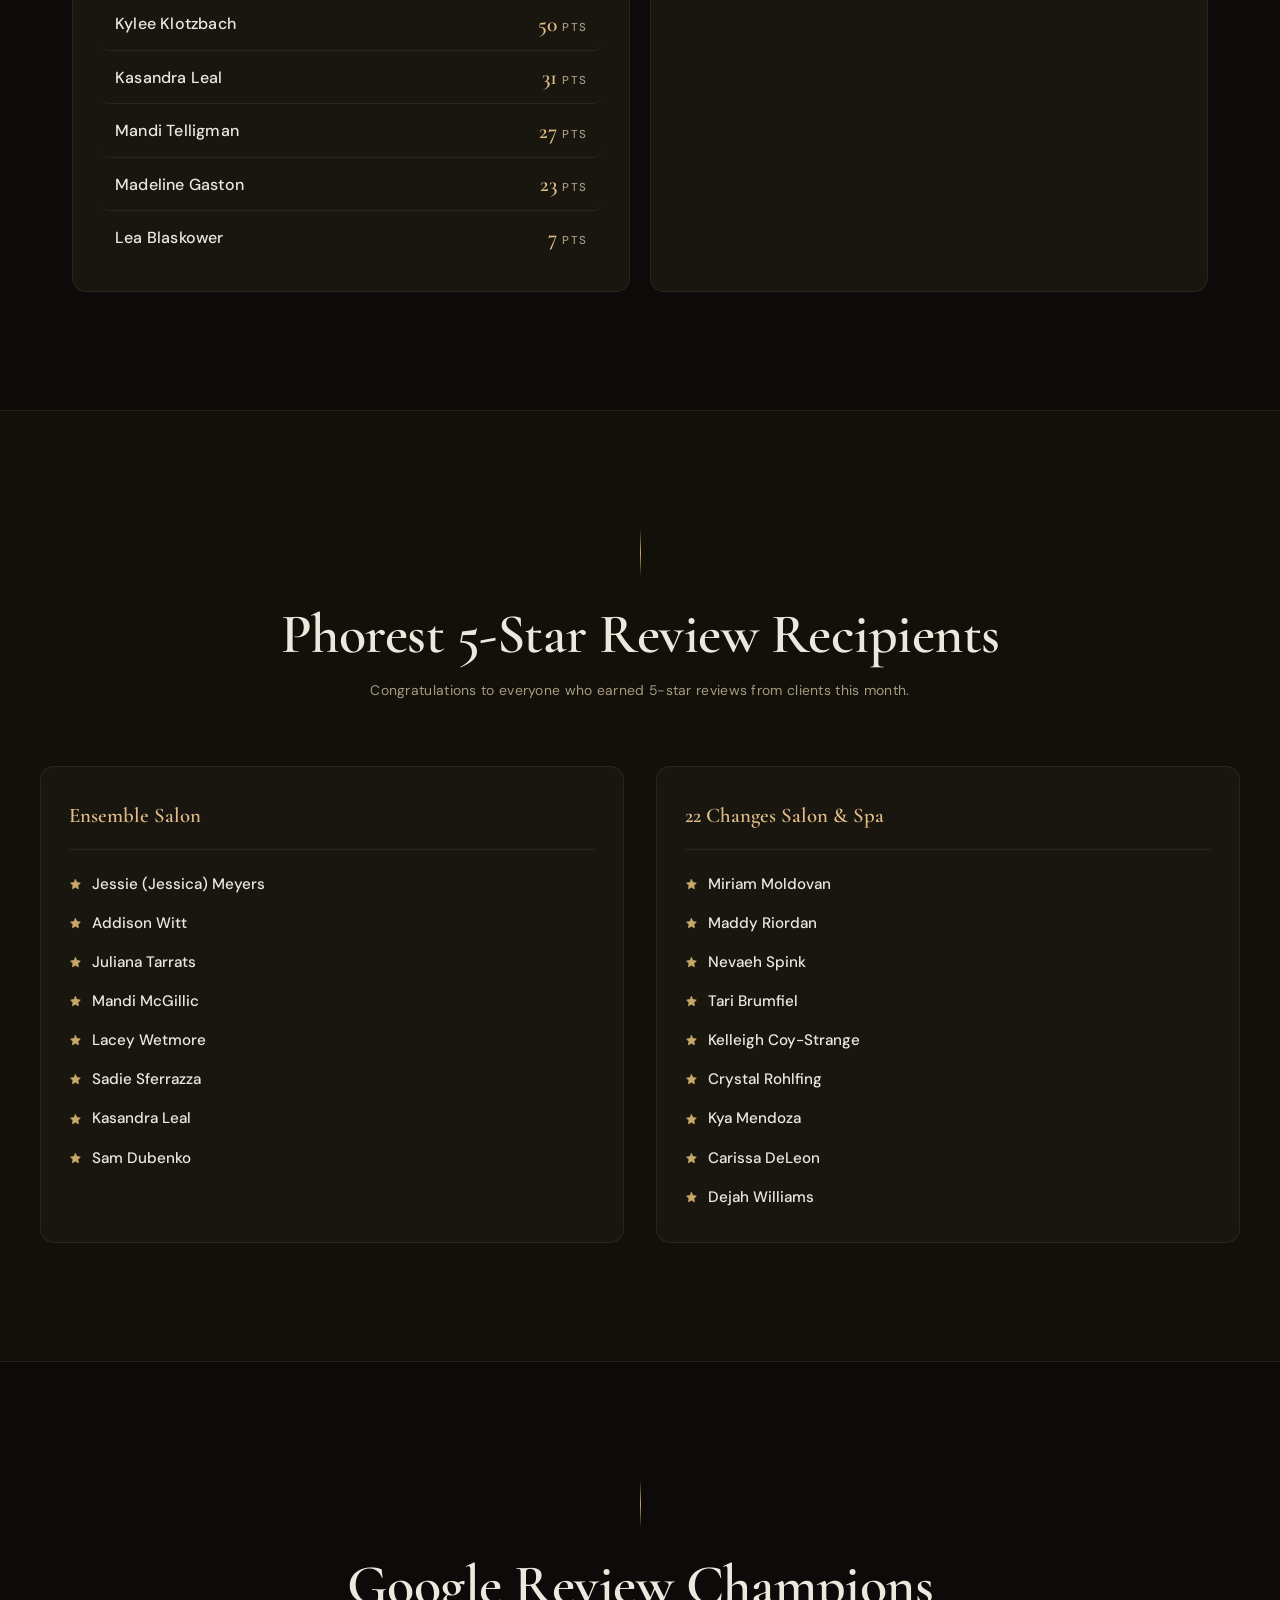
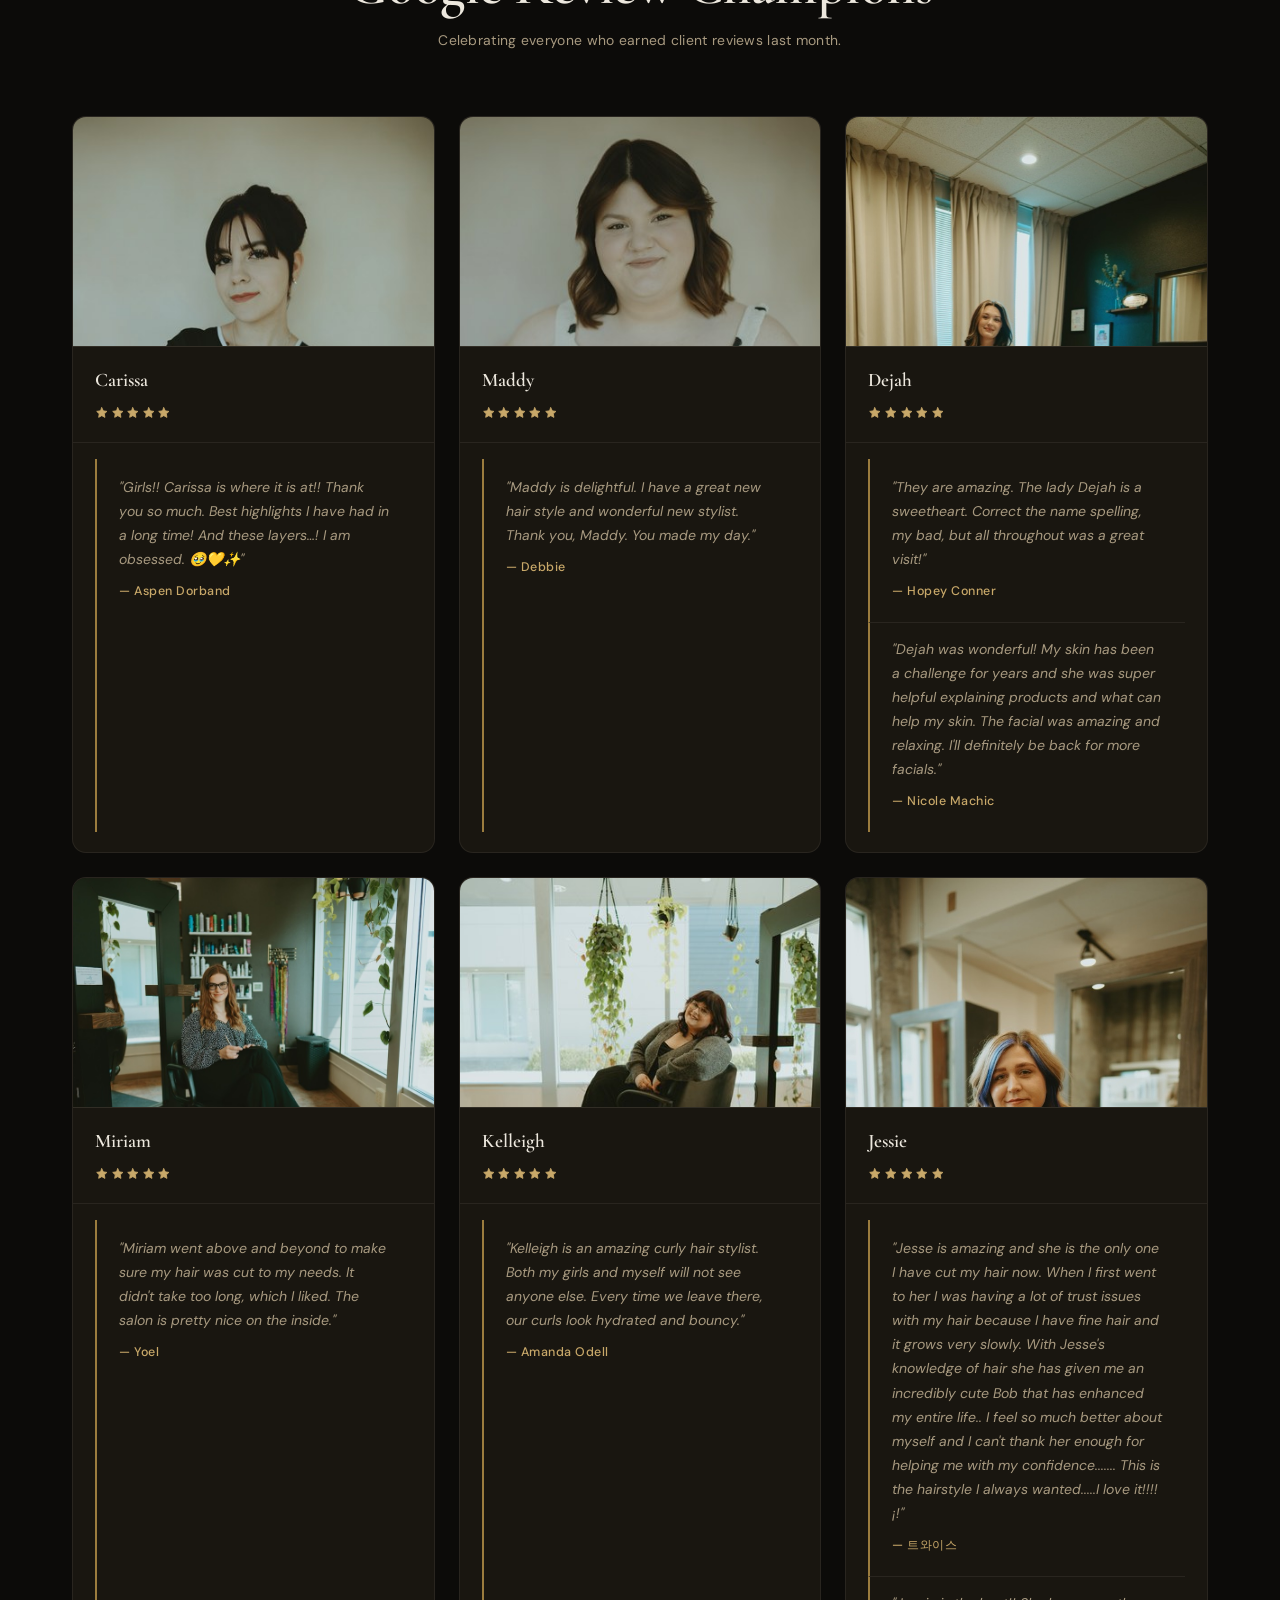
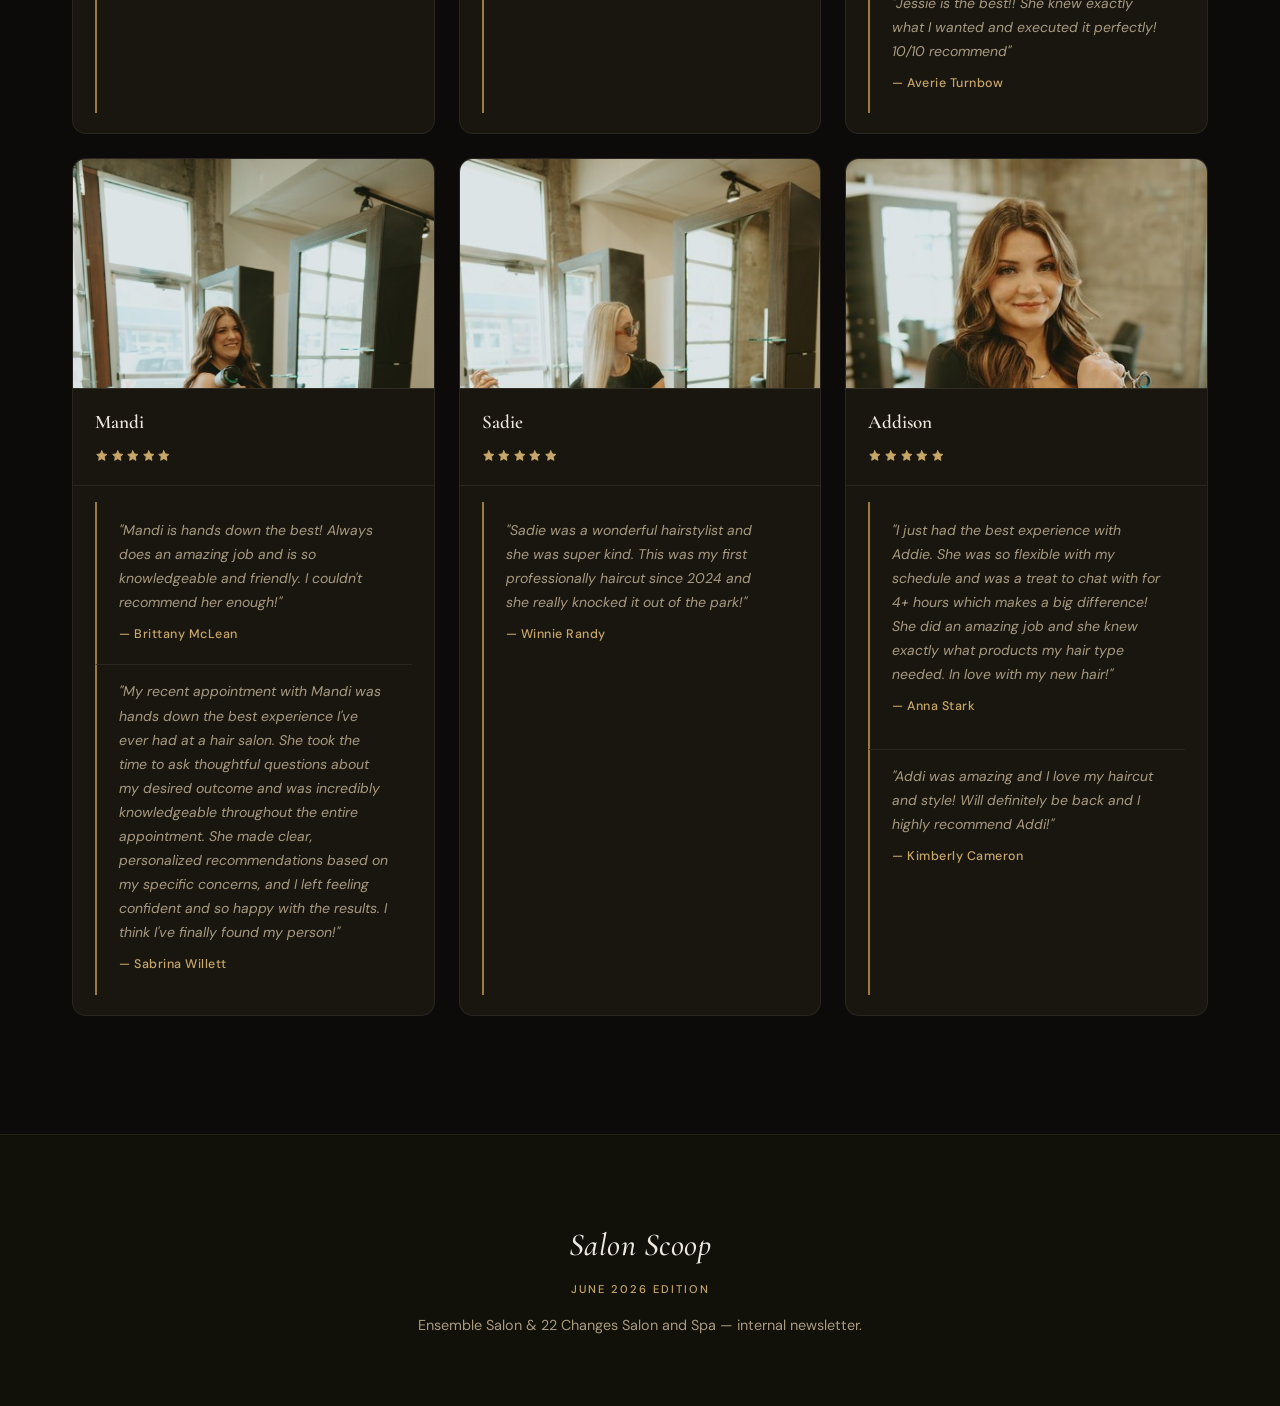
<file: June2026/index.html>
<!DOCTYPE html>
<html lang="en">
<head>
  <meta charset="UTF-8" />
  <meta name="viewport" content="width=device-width, initial-scale=1.0" />
  <title>Salon Scoop — Monthly Newsletter</title>
  <meta name="description" content="The monthly insider newsletter for Ensemble Salon & 22 Changes Salon and Spa." />

  <link rel="preconnect" href="https://fonts.googleapis.com" />
  <link rel="preconnect" href="https://fonts.gstatic.com" crossorigin />
  <link
    href="https://fonts.googleapis.com/css2?family=Cormorant+Garamond:ital,wght@0,400;0,500;0,600;0,700;1,400;1,500;1,600;1,700&family=DM+Sans:opsz,wght@9..40,300;9..40,400;9..40,500;9..40,600;9..40,700&display=swap"
    rel="stylesheet"
  />
  <link rel="stylesheet" href="/styles.css?v=28" />
</head>
<body>
  <div class="scroll-progress" id="scrollProgress" aria-hidden="true"></div>

  <header class="nav" id="nav">
    <div class="nav__inner">
      <a href="#hero" class="nav__brand">
        <span class="nav__brand-mark" id="navMark"></span>
        <span class="nav__brand-text">Salon Scoop</span>
      </a>
      <nav class="nav__links" id="navLinks" aria-label="Section navigation">
        <a href="/" class="nav__link nav__link--home">&larr; All Issues</a>
        <a href="#updates" class="nav__link">Updates</a>
        <a href="#staffMeetings" class="nav__link" data-nav="staffMeetings">Staff Meetings</a>
        <a href="#promotions" class="nav__link">Promotions</a>
        <a href="#birthdays" class="nav__link">Birthdays</a>
        <a href="#referral" class="nav__link" data-nav="referral">Referral</a>
        <a href="#rewards" class="nav__link">Culture Rewards</a>
        <a href="#education" class="nav__link">Education</a>
        <a href="#applause" class="nav__link">Applause</a>
        <a href="#phorest" class="nav__link">Phorest Stars</a>
        <a href="#reviews" class="nav__link">Google Reviews</a>
      </nav>
      <button class="nav__toggle" id="navToggle" aria-label="Toggle menu" aria-expanded="false">
        <span></span><span></span><span></span>
      </button>
    </div>
  </header>

  <main>
    <!-- 1. HERO -->
    <section class="hero" id="hero">
      <div class="hero__bg" id="heroBg" aria-hidden="true"></div>
      <div class="hero__overlay" aria-hidden="true"></div>
      <div class="hero__content">
        <span class="hero__badge" id="heroBadge">— EDITION —</span>
        <h1 class="hero__title" id="heroTitle">Salon Scoop</h1>
        <p class="hero__subtitle" id="heroSubtitle"></p>
        <div class="hero__logos" id="heroLogos"></div>
        <a href="#updates" class="hero__scroll" aria-label="Scroll to content">
          <span class="hero__scroll-text">Read this month's scoop</span>
          <span class="hero__scroll-arrow" aria-hidden="true"></span>
        </a>
      </div>
    </section>

    <!-- 2. MONTHLY UPDATES -->
    <section class="section" id="updates" data-reveal>
      <div class="section__head">
        <h2 class="section__title"><span id="updatesMonth">This Month's</span> Updates for the Team</h2>
        <p class="section__sub">Stay in the loop with what's happening across both salons.</p>
      </div>
      <div class="updates">
        <div class="updates__group">
          <h3 class="updates__group-title">
            <span class="updates__group-dot updates__group-dot--teal"></span>
            Management Projects in Progress
          </h3>
          <div class="card-grid" id="managementProjects"></div>
        </div>
        <div class="updates__group">
          <h3 class="updates__group-title">
            <span class="updates__group-dot updates__group-dot--violet"></span>
            Company Updates
          </h3>
          <div class="card-grid" id="companyUpdates"></div>
        </div>
      </div>
    </section>

    <!-- 3. PROMOTIONS -->
    <!-- 1B. STAFF MEETING REMINDERS -->
    <section class="section section--alt" id="staffMeetings" data-reveal>
      <div class="section__head">
        <h2 class="section__title" id="staffMeetingsTitle">Reminder — Staff Meeting Dates &amp; Times</h2>
        <p class="section__sub" id="staffMeetingsSub">Mark your calendars and plan to attend.</p>
      </div>
      <div class="card-grid" id="staffMeetingsGrid"></div>
    </section>

    <section class="section section--alt" id="promotions" data-reveal>
      <div class="promotions__bg" aria-hidden="true"></div>
      <div class="section__head">
        <h2 class="section__title"><span id="promoMonth">This Month's</span> Promotions for Clients</h2>
        <p class="section__sub">Exciting offers to share with clients this month.</p>
      </div>
      <div class="promo">
        <div class="promo__group">
          <h3 class="promo__group-title">Featured Offers</h3>
          <div class="promo__track promo__track--featured" id="promoFeatured"></div>
        </div>
        <div class="promo__group promo__group--special" id="promoSpecialGroup" hidden>
          <h3 class="promo__group-title promo__group-title--special">Special Promo</h3>
          <div class="promo__track promo__track--special" id="promoSpecial"></div>
        </div>
      </div>
    </section>

    <!-- 4. BIRTHDAY CELEBRANTS -->
    <section class="section" id="birthdays" data-reveal>
      <div class="section__head">
        <h2 class="section__title">Birthday Celebrants</h2>
        <p class="section__sub">Join us in celebrating our team members this month.</p>
      </div>
      <div class="birthday-grid" id="birthdayGrid"></div>
    </section>

    <!-- 5. STAFF REFERRAL CONTEST -->
    <section class="section section--alt" id="referral" data-reveal>
      <div class="section__head">
        <h2 class="section__title" id="referralTitle">Staff Referral Contest</h2>
        <p class="section__sub" id="referralSub"></p>
      </div>
      <div class="referral" id="referralBody"></div>
    </section>

    <!-- 6. CULTURE REWARDS & PRIZES -->
    <section class="section" id="rewards" data-reveal>
      <div class="section__head">
        <h2 class="section__title">Culture Reward System</h2>
        <p class="section__sub">Recognizing and rewarding the behaviors that make our culture great.</p>
      </div>

      <p class="rewards__overview" id="rewardsOverview"></p>

      <div class="rewards__row">
        <div class="rewards__col">
          <h3 class="rewards__col-title">How It Works</h3>
          <h4 class="rewards__sub-title">Tracking Your Progress</h4>
          <ul class="rewards__bullets" id="rewardsTracking"></ul>
          <h4 class="rewards__sub-title">Redeeming Your Rewards</h4>
          <ul class="rewards__bullets" id="rewardsRedeeming"></ul>
        </div>

        <div class="rewards__col">
          <h3 class="rewards__col-title">How to Earn Points</h3>
          <p class="rewards__col-sub">You can accumulate points by completing specific activities, tracked through different platforms:</p>
          <ul class="earn-list" id="rewardsEarn"></ul>
        </div>
      </div>

      <div class="rewards__row">
        <div class="rewards__col rewards__col--tint-violet">
          <h3 class="rewards__col-title rewards__col-title--icon" data-icon="rocket">Why Participate?</h3>
          <p class="rewards__body" id="rewardsWhy"></p>
        </div>
        <div class="rewards__col rewards__col--tint-teal">
          <h3 class="rewards__col-title rewards__col-title--icon" data-icon="zap">Bonus Points System</h3>
          <p class="rewards__body" id="rewardsBonus"></p>
        </div>
      </div>

      <div class="rewards__tip" id="rewardsTip"></div>

      <h3 class="rewards__section-title">Redemption Guide</h3>
      <div class="prizes">
        <table class="prizes__table">
          <thead>
            <tr><th>Prize</th><th>Points Required</th><th>Value</th></tr>
          </thead>
          <tbody id="prizesBody"></tbody>
        </table>
        <p class="prizes__note" id="prizesNote"></p>
      </div>

      <h3 class="rewards__section-title">This Month's Team Points</h3>
      <div class="points-by-location">
        <div class="points-col">
          <h4 class="points-col__title">Ensemble Salon</h4>
          <ul class="points-list" id="pointsEnsemble"></ul>
        </div>
        <div class="points-col">
          <h4 class="points-col__title">22 Changes Salon &amp; Spa</h4>
          <ul class="points-list" id="points22Changes"></ul>
        </div>
      </div>
    </section>

    <!-- 7. UPCOMING EDUCATION -->
    <section class="section section--alt" id="education" data-reveal>
      <div class="section__head">
        <h2 class="section__title">Upcoming Education</h2>
        <p class="section__sub">Classes and workshops to level up your craft.</p>
      </div>
      <div class="card-grid" id="educationGrid"></div>
    </section>

    <!-- 8. APPLAUSE CORNER -->
    <section class="section" id="applause" data-reveal>
      <div class="applause__bg" aria-hidden="true"></div>
      <div class="section__head">
        <h2 class="section__title">Applause Corner</h2>
        <p class="section__sub">Shoutouts from the team, to the team.</p>
      </div>
      <div class="applause-grid" id="applauseGrid"></div>
    </section>

    <!-- 9. PHOREST 5-STAR REVIEW RECIPIENTS -->
    <section class="section section--alt" id="phorest" data-reveal>
      <div class="section__head">
        <h2 class="section__title">Phorest 5-Star Review Recipients</h2>
        <p class="section__sub">Congratulations to everyone who earned 5-star reviews from clients this month.</p>
      </div>
      <div class="phorest" id="phorestBody"></div>
    </section>

    <!-- 10. GOOGLE REVIEW CHAMPIONS -->
    <section class="section" id="reviews" data-reveal>
      <div class="section__head">
        <h2 class="section__title">Google Review Champions</h2>
        <p class="section__sub" id="reviewsSub">Celebrating everyone who earned client reviews last month.</p>
      </div>
      <div class="champions-grid" id="championsGrid"></div>
    </section>
  </main>

  <footer class="footer">
    <p class="footer__brand">Salon Scoop</p>
    <p class="footer__meta" id="footerMeta"></p>
    <p class="footer__note">Ensemble Salon &amp; 22 Changes Salon and Spa — internal newsletter.</p>
  </footer>

  <script src="/June2026/content.js?v=28"></script>
  <script src="/script.js?v=28"></script>
</body>
</html>
</file>
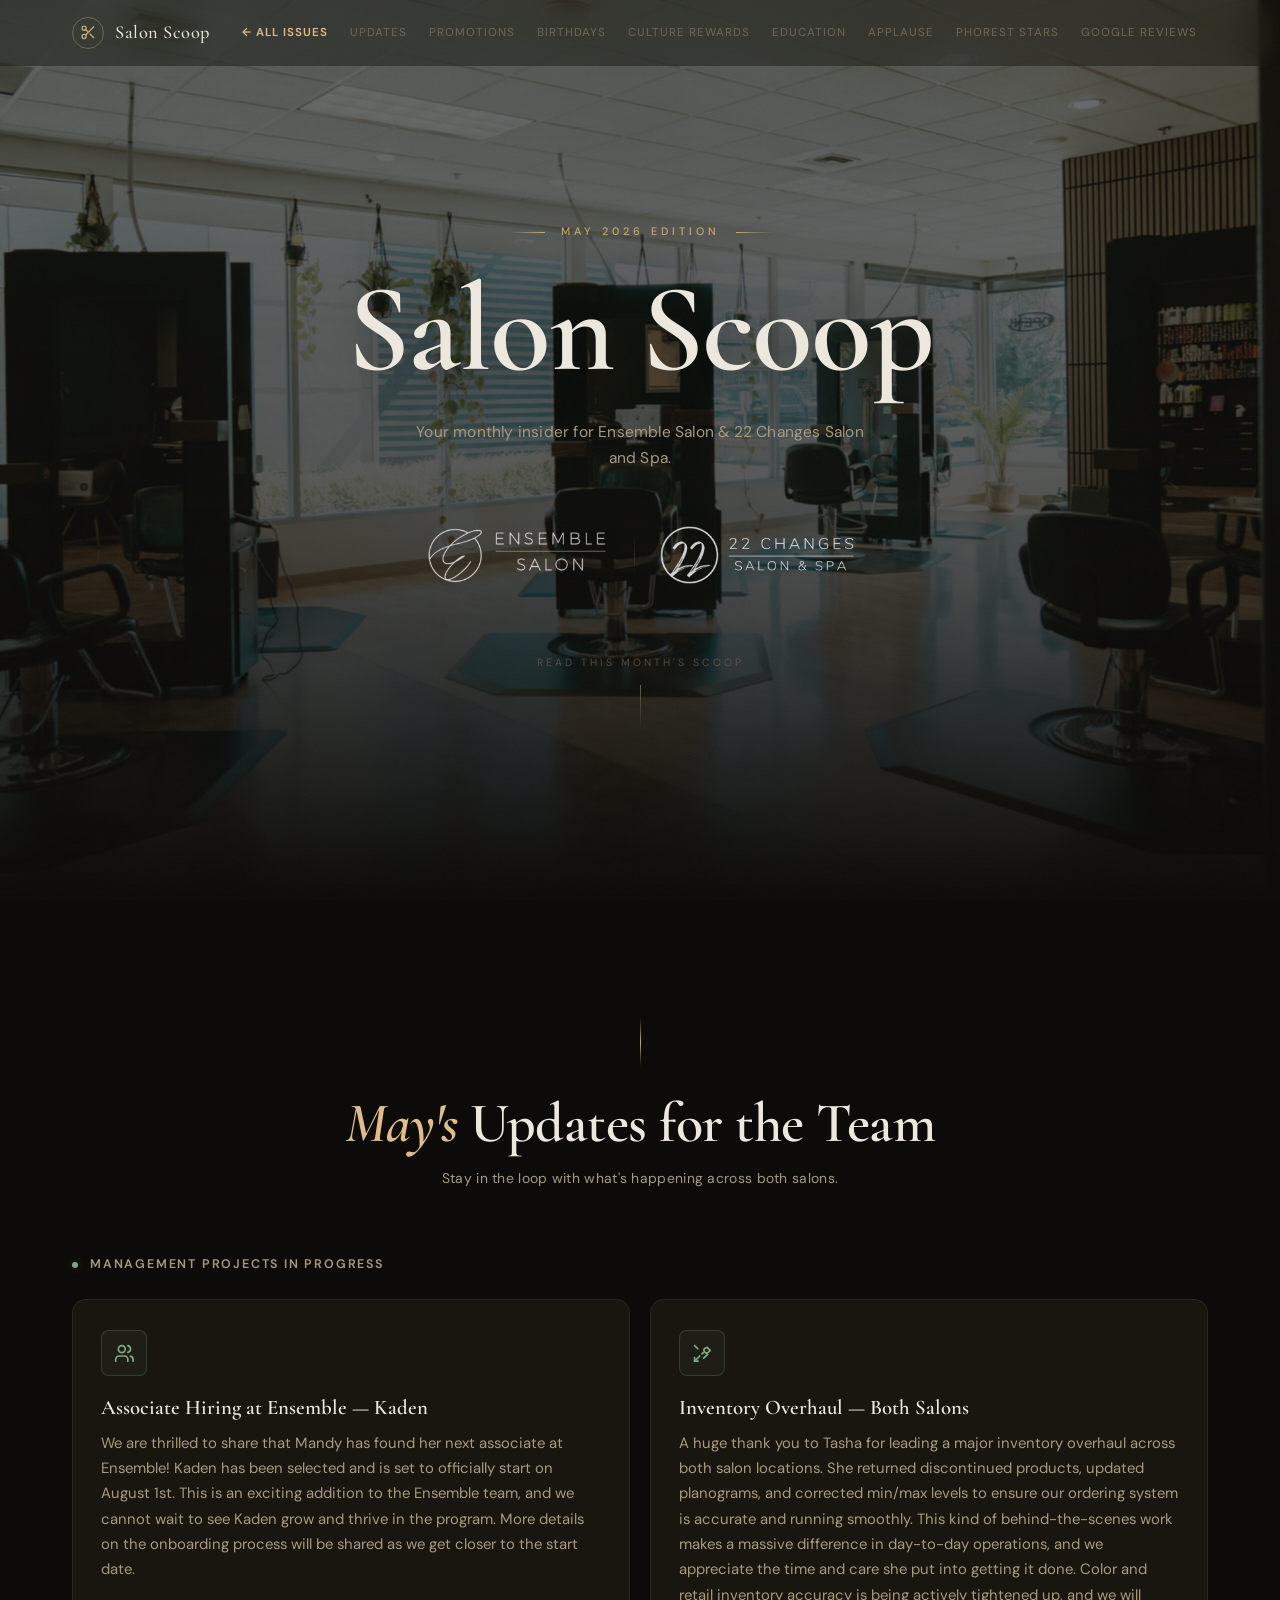
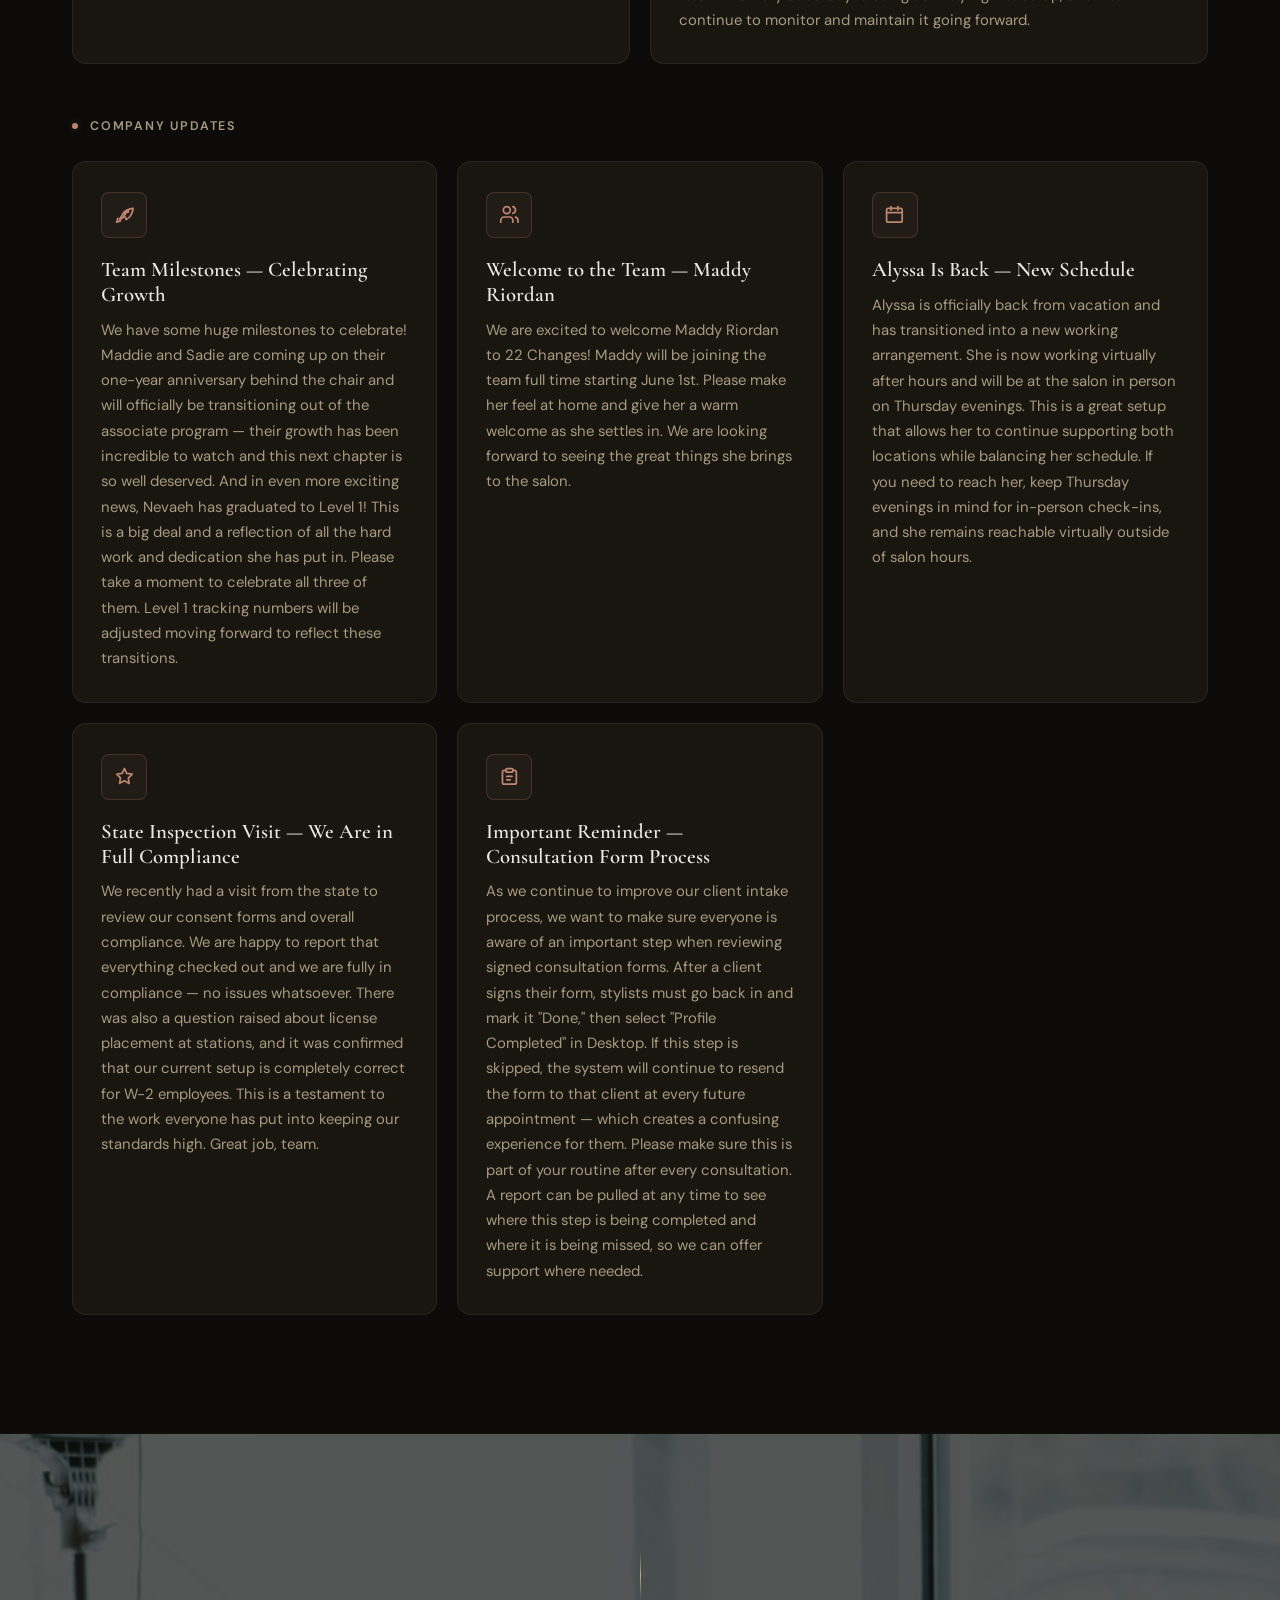
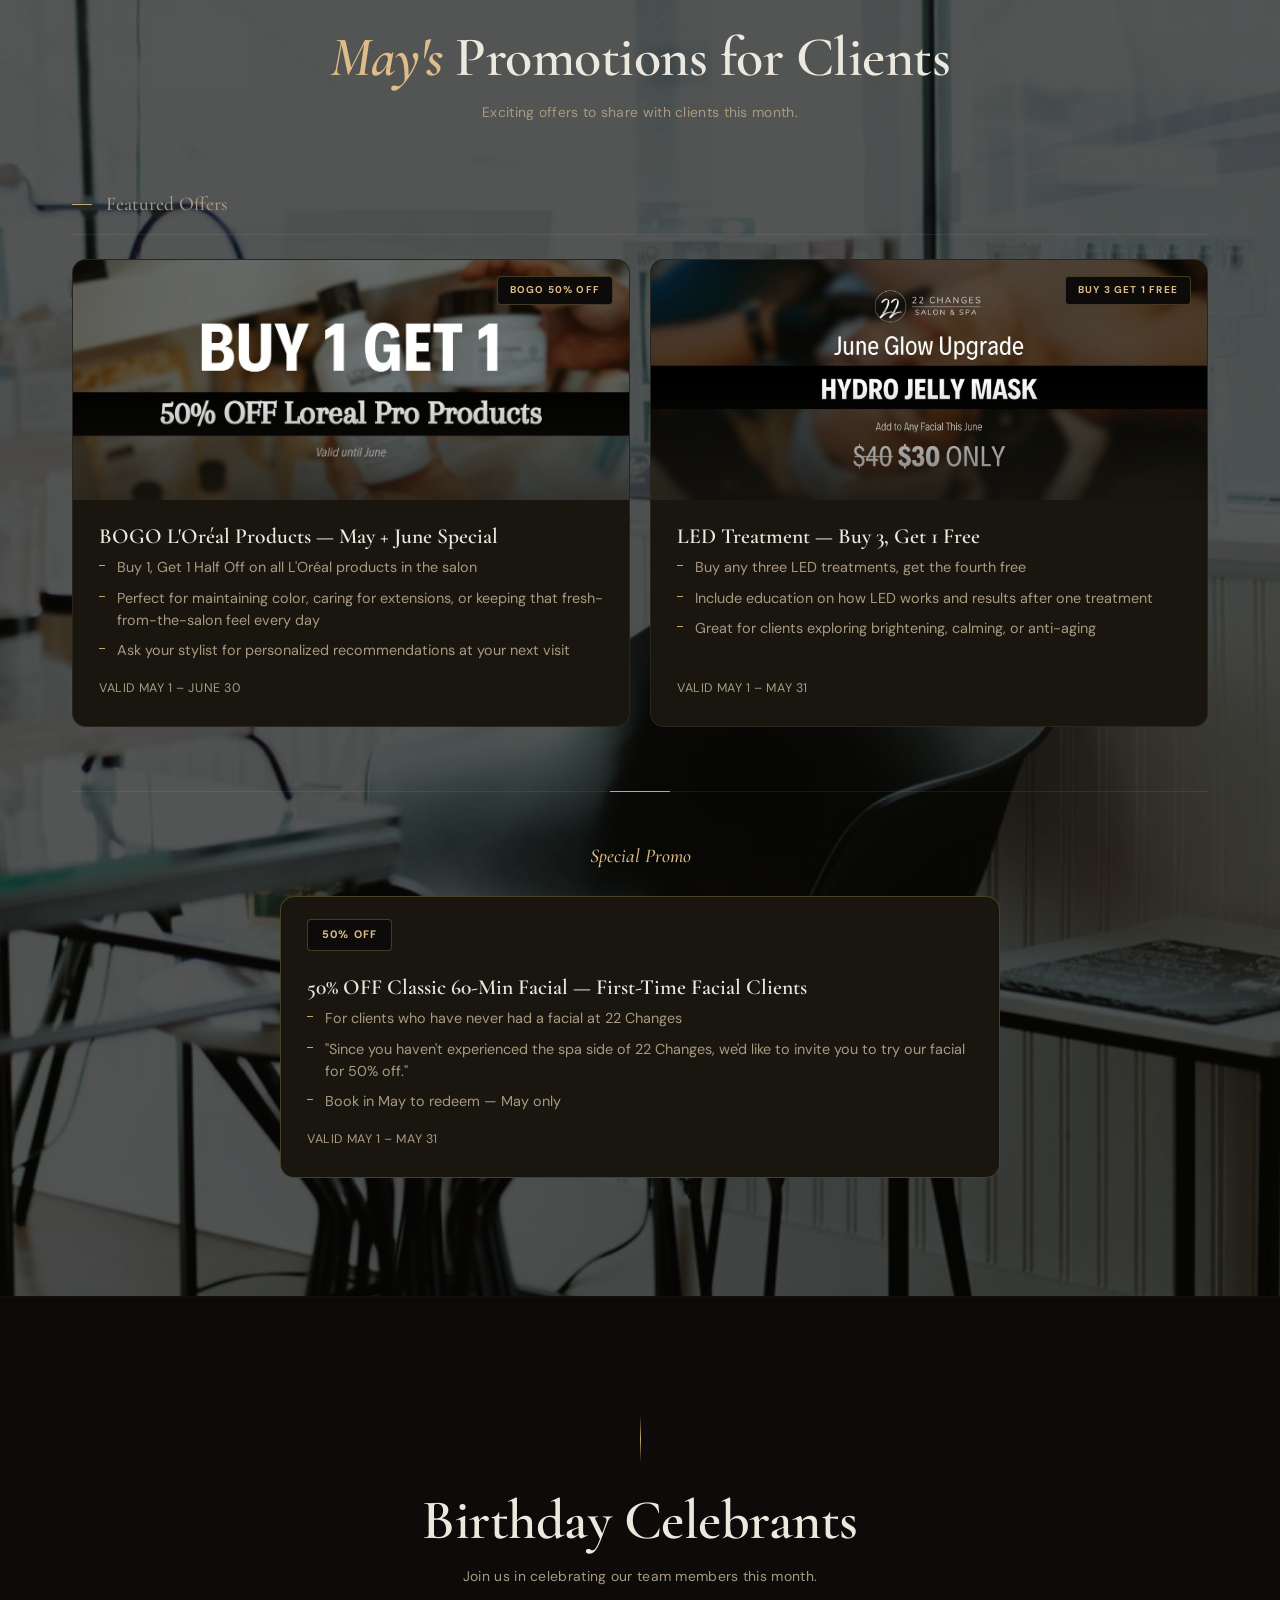
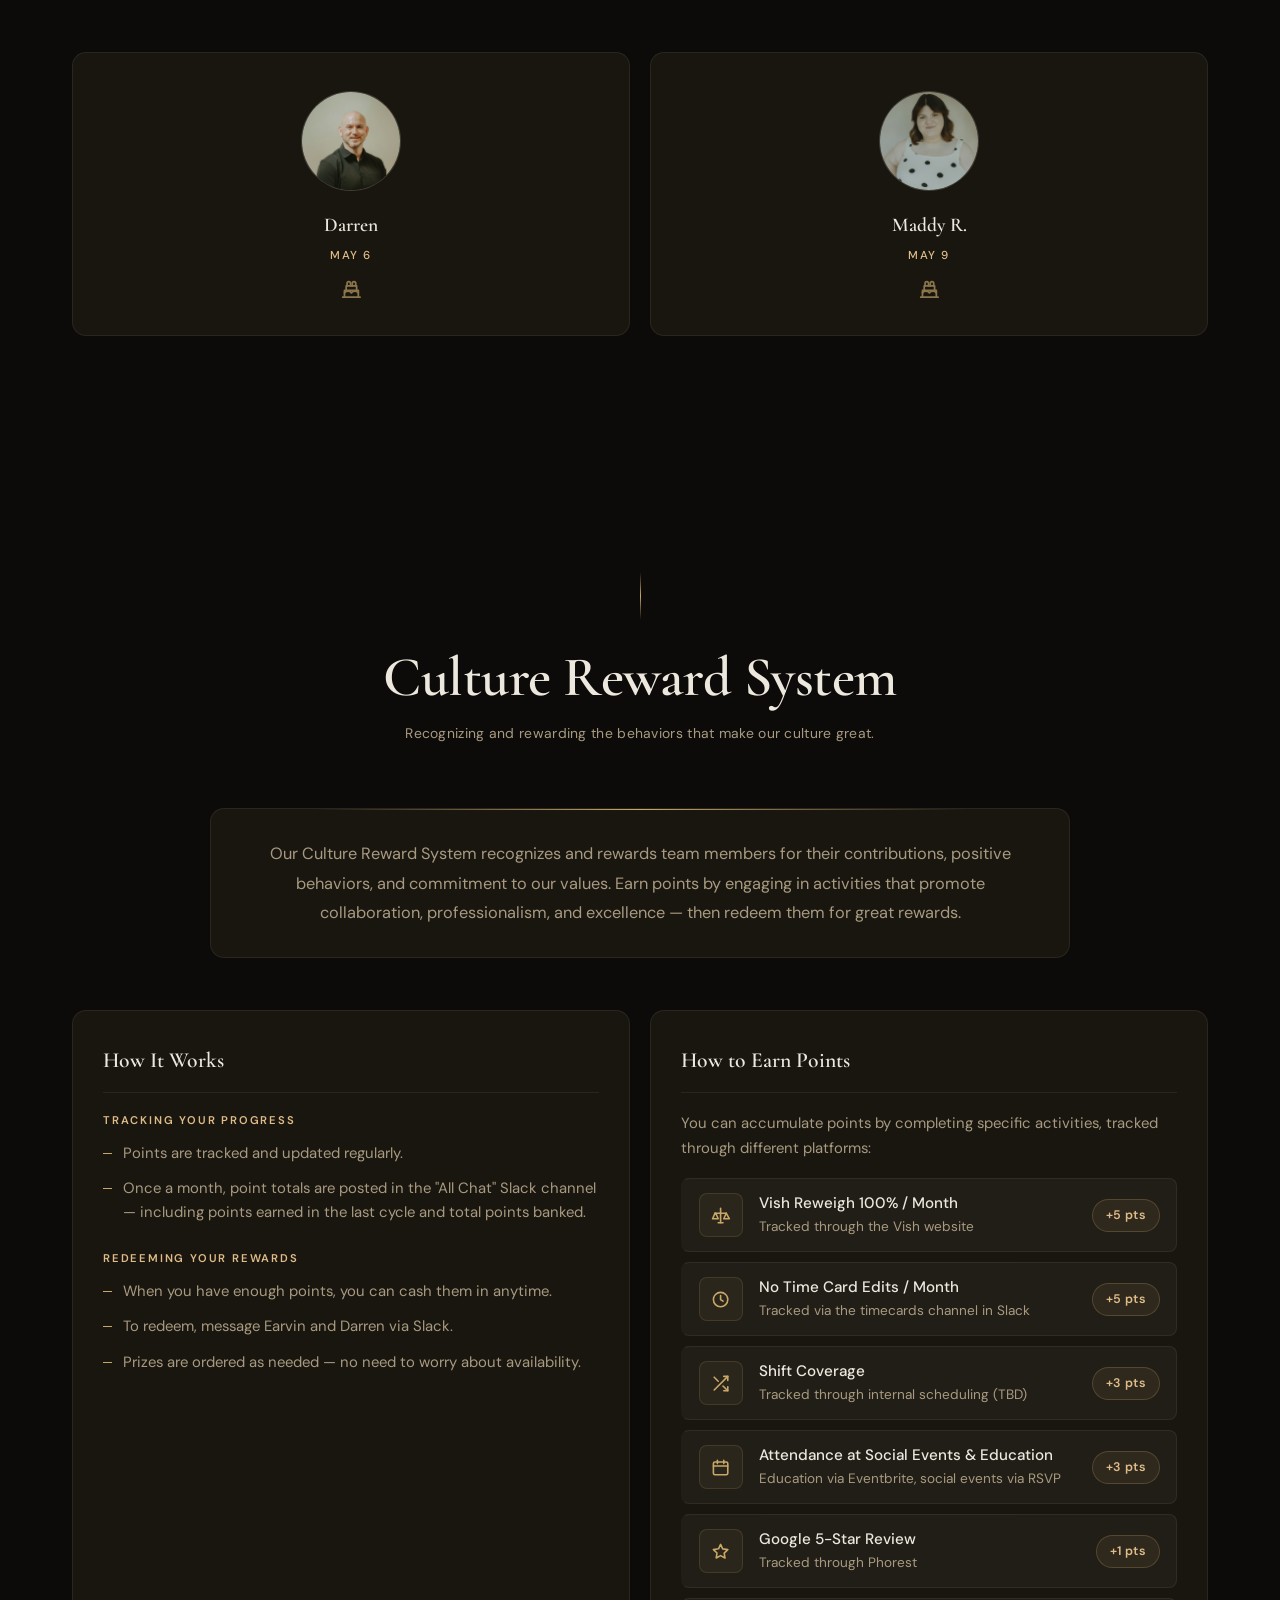
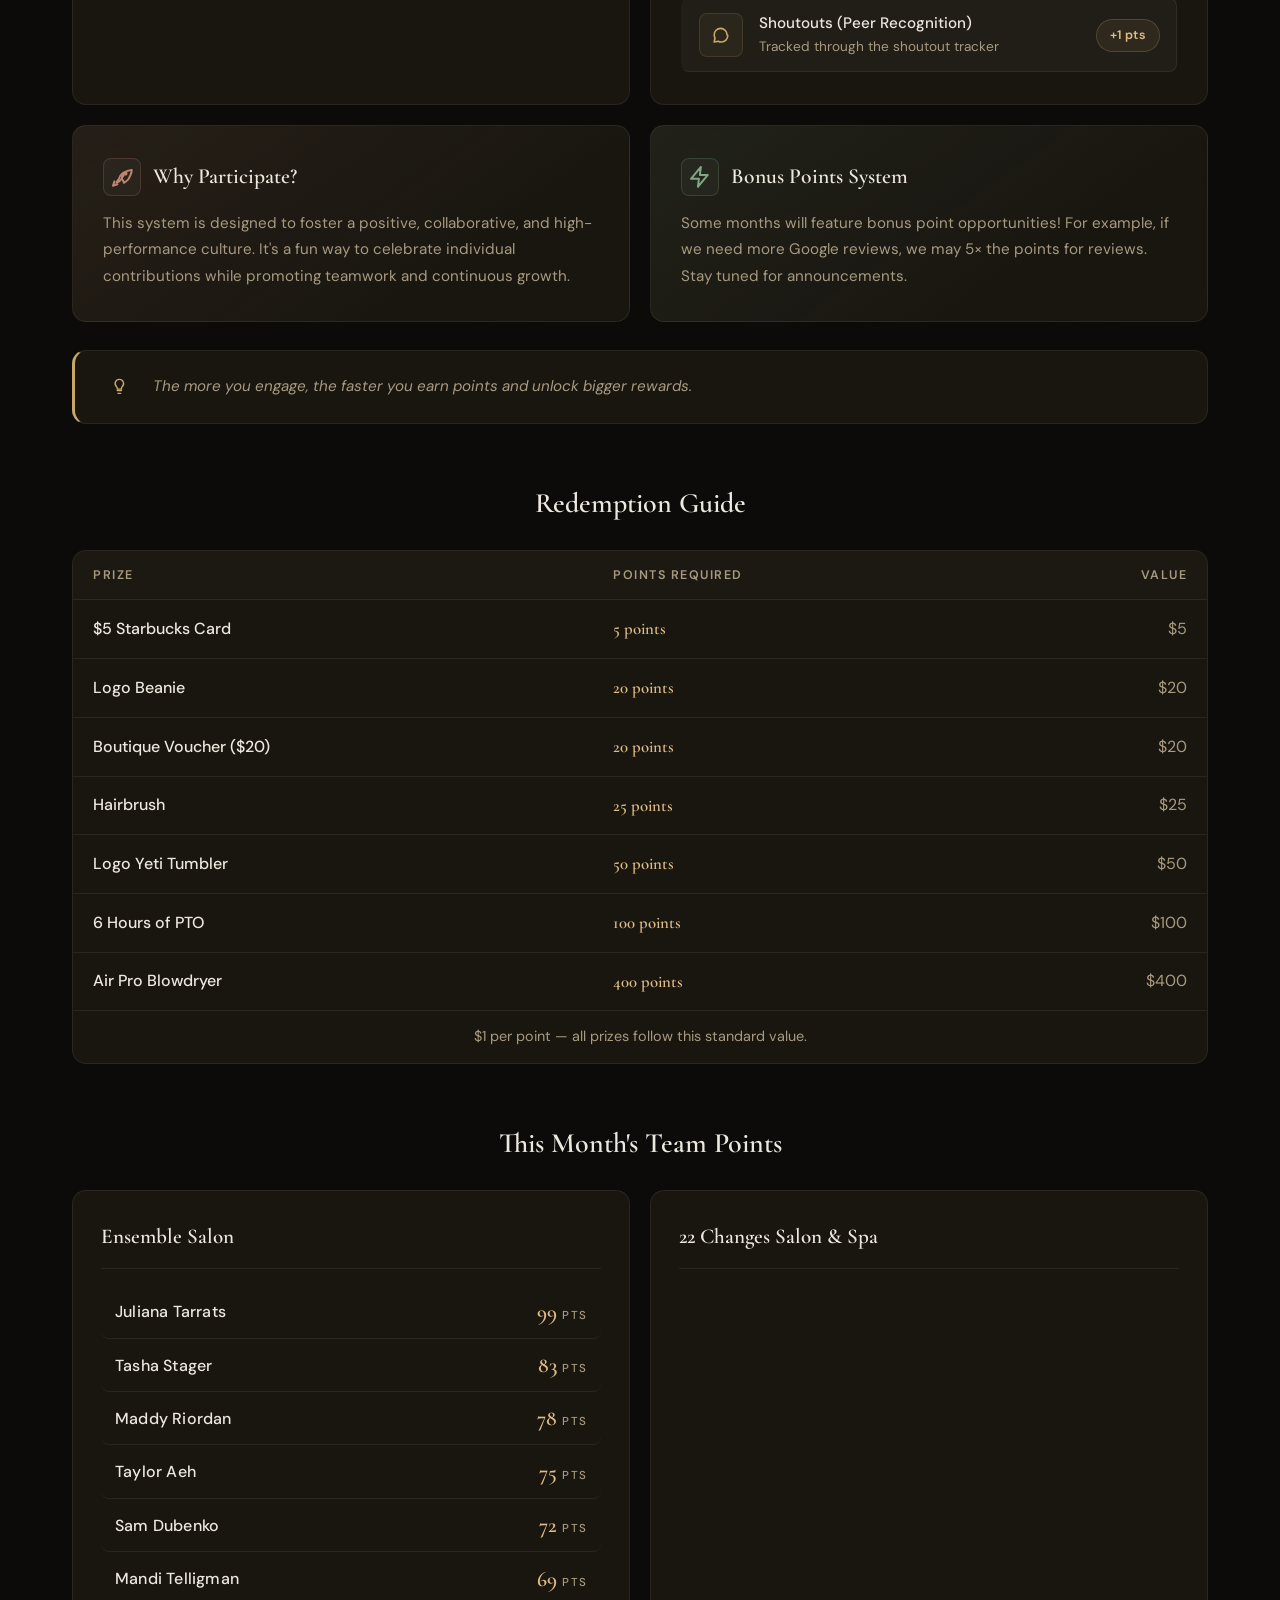
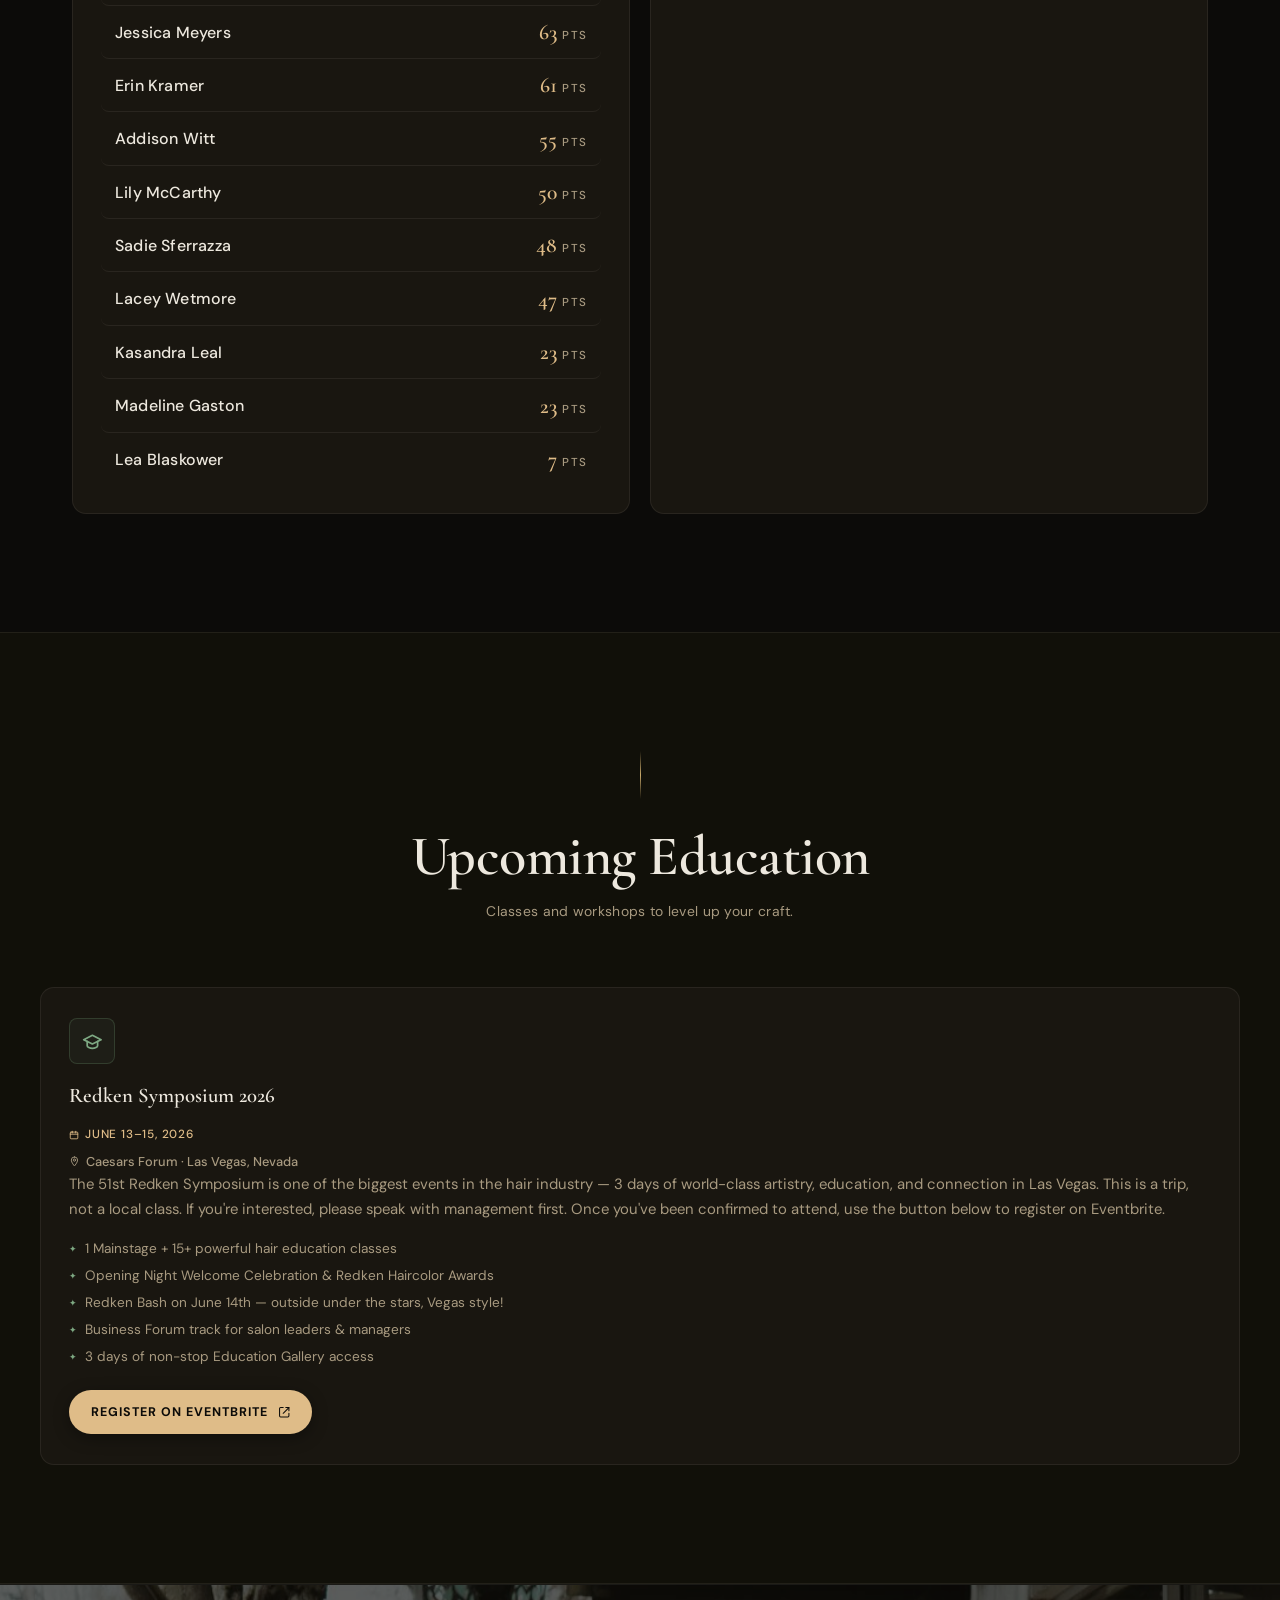
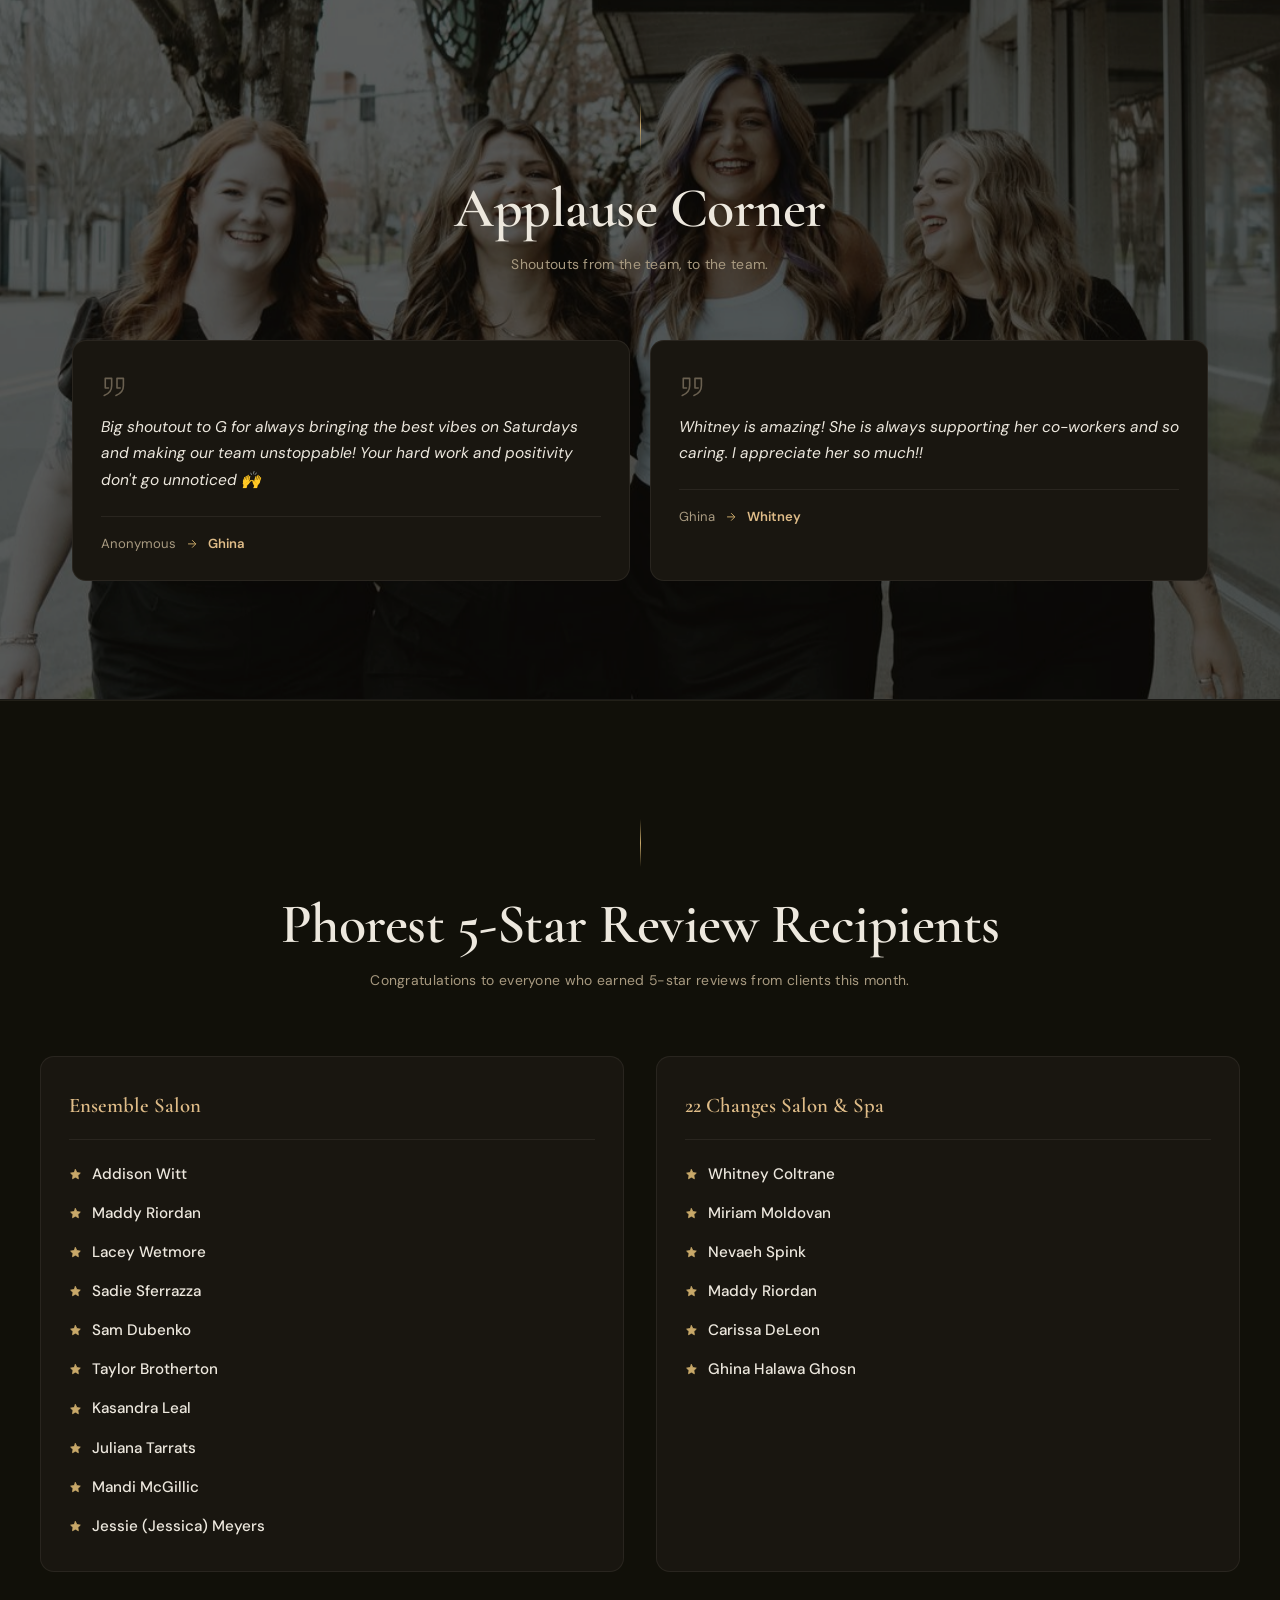
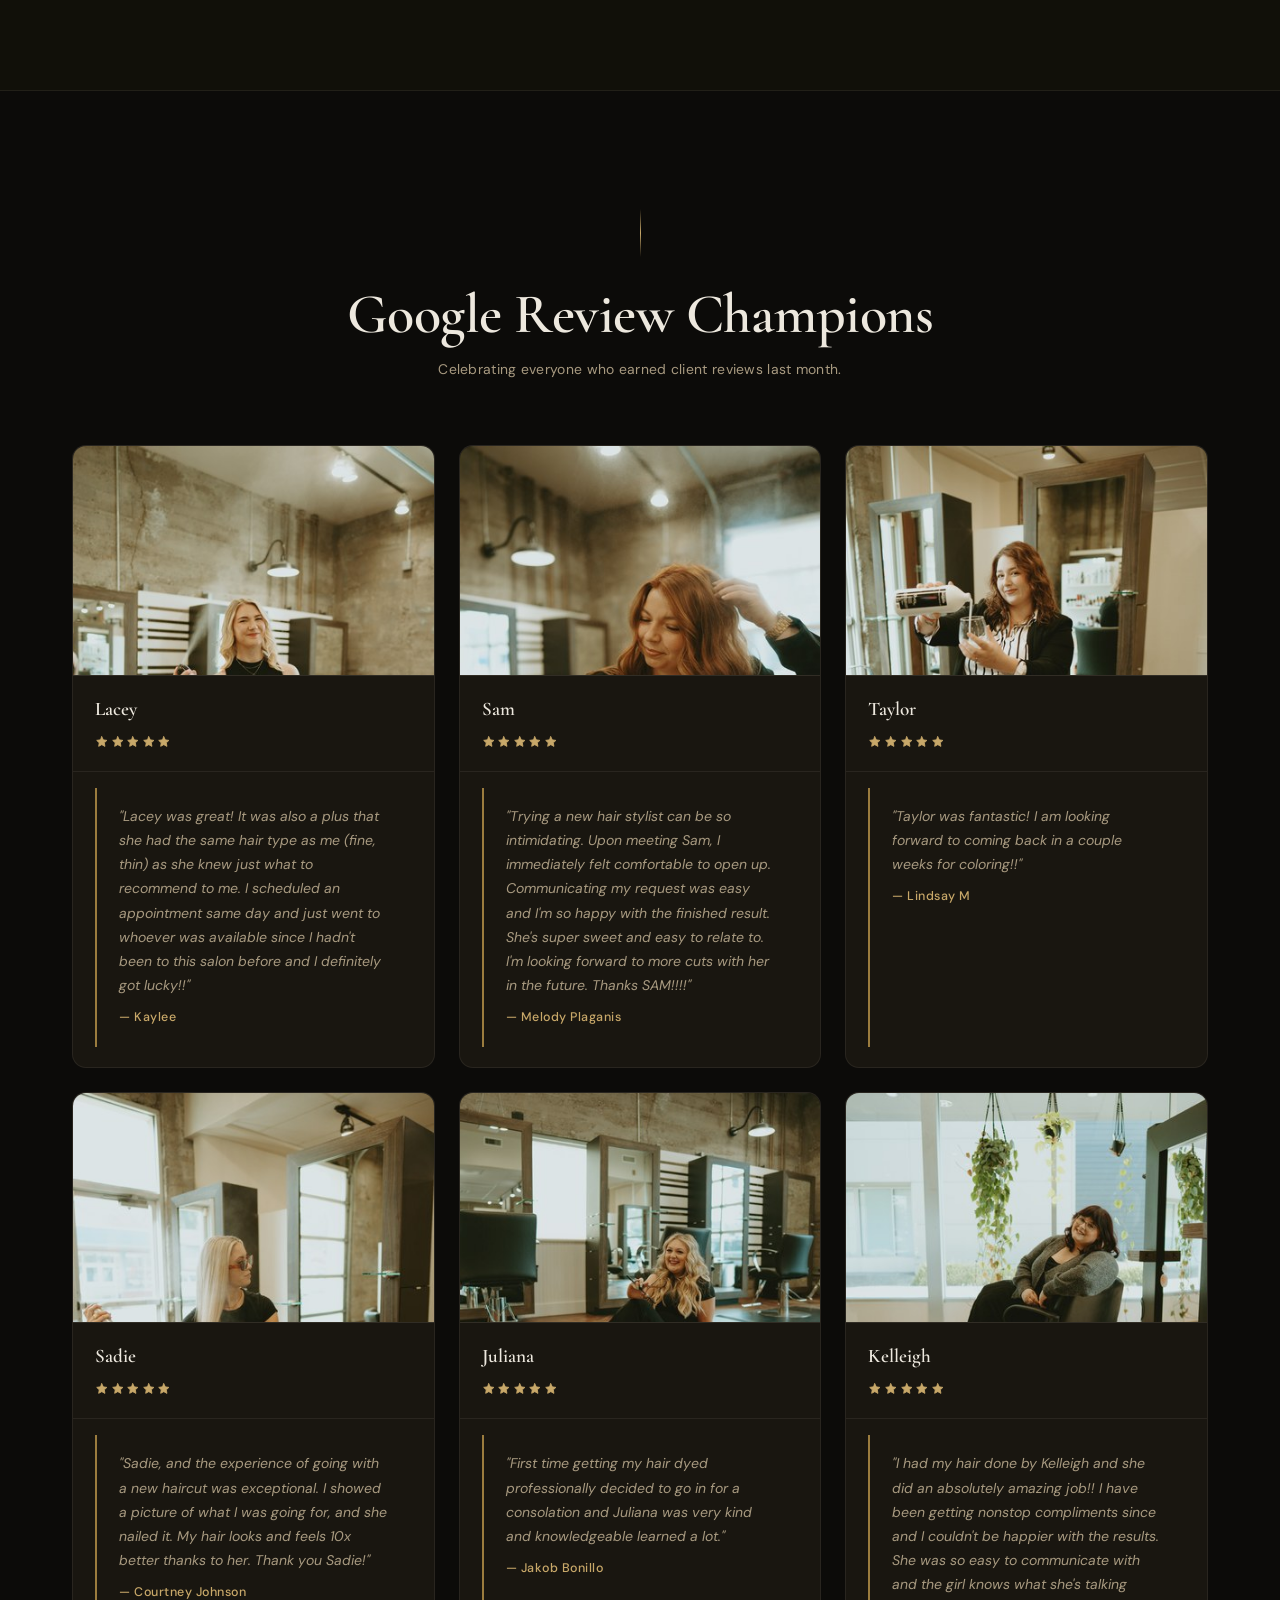
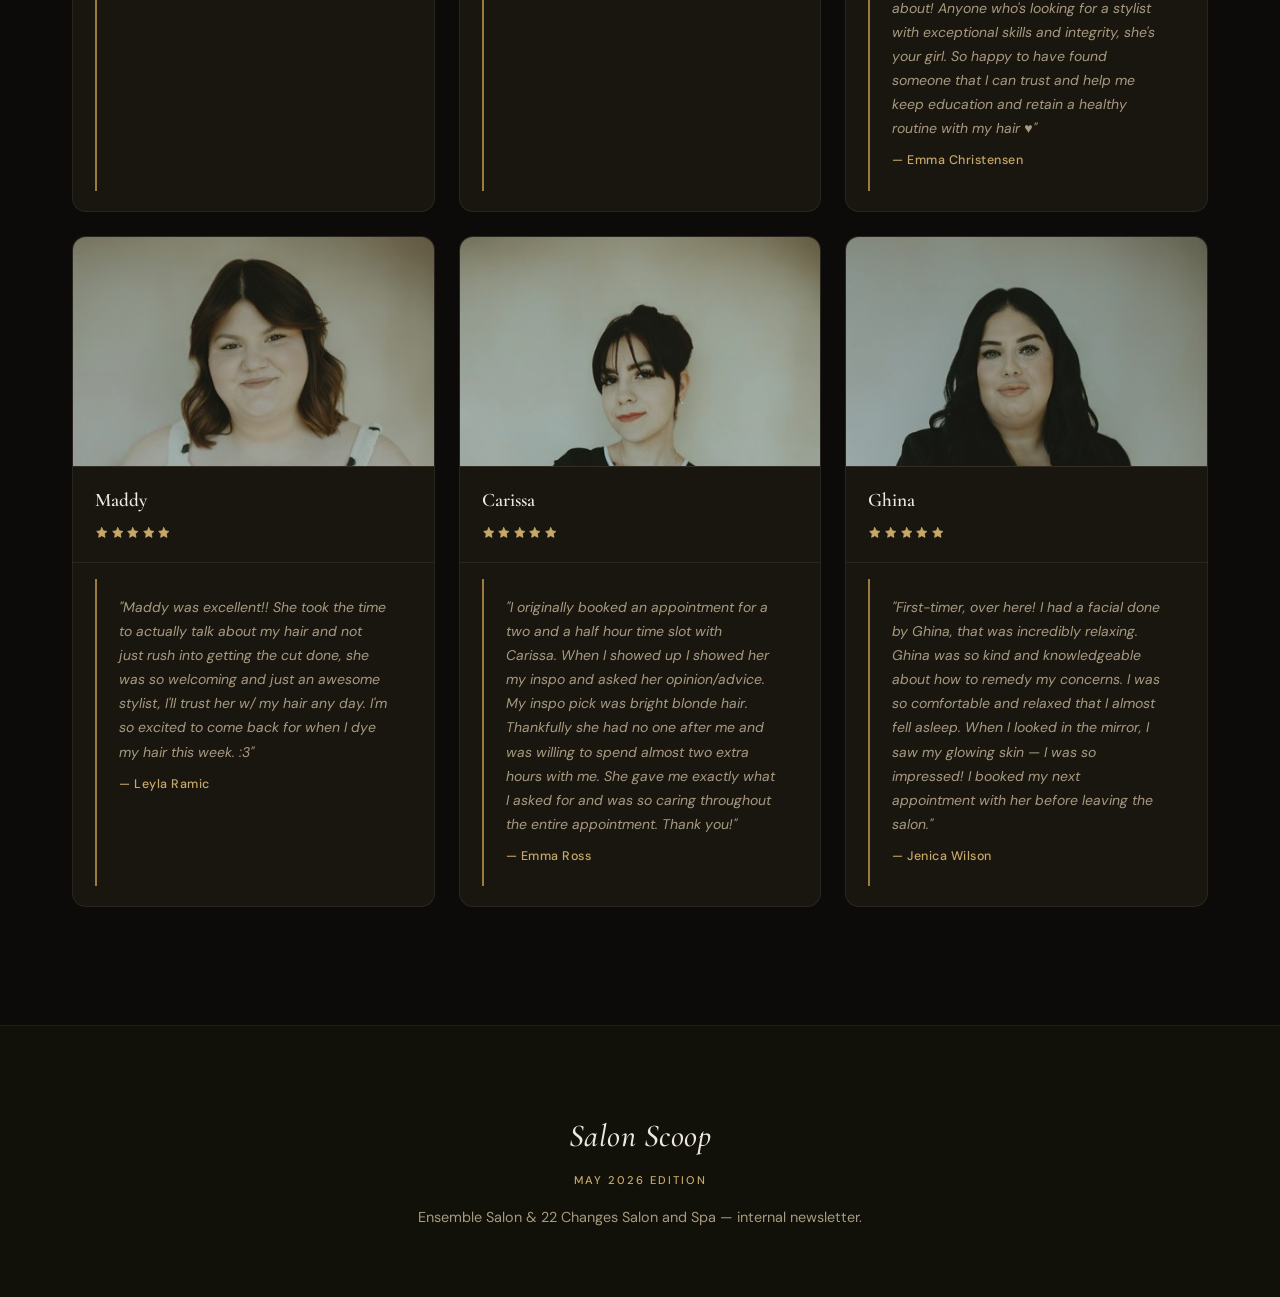
<file: May2026/index.html>
<!DOCTYPE html>
<html lang="en">
<head>
  <meta charset="UTF-8" />
  <meta name="viewport" content="width=device-width, initial-scale=1.0" />
  <title>Salon Scoop — Monthly Newsletter</title>
  <meta name="description" content="The monthly insider newsletter for Ensemble Salon & 22 Changes Salon and Spa." />

  <link rel="preconnect" href="https://fonts.googleapis.com" />
  <link rel="preconnect" href="https://fonts.gstatic.com" crossorigin />
  <link
    href="https://fonts.googleapis.com/css2?family=Cormorant+Garamond:ital,wght@0,400;0,500;0,600;0,700;1,400;1,500;1,600;1,700&family=DM+Sans:opsz,wght@9..40,300;9..40,400;9..40,500;9..40,600;9..40,700&display=swap"
    rel="stylesheet"
  />
  <link rel="stylesheet" href="/styles.css?v=27" />
</head>
<body>
  <div class="scroll-progress" id="scrollProgress" aria-hidden="true"></div>

  <header class="nav" id="nav">
    <div class="nav__inner">
      <a href="#hero" class="nav__brand">
        <span class="nav__brand-mark" id="navMark"></span>
        <span class="nav__brand-text">Salon Scoop</span>
      </a>
      <nav class="nav__links" id="navLinks" aria-label="Section navigation">
        <a href="/" class="nav__link nav__link--home">&larr; All Issues</a>
        <a href="#updates" class="nav__link">Updates</a>
        <a href="#staffMeetings" class="nav__link" data-nav="staffMeetings">Staff Meetings</a>
        <a href="#promotions" class="nav__link">Promotions</a>
        <a href="#birthdays" class="nav__link">Birthdays</a>
        <a href="#referral" class="nav__link" data-nav="referral">Referral</a>
        <a href="#rewards" class="nav__link">Culture Rewards</a>
        <a href="#education" class="nav__link">Education</a>
        <a href="#applause" class="nav__link">Applause</a>
        <a href="#phorest" class="nav__link">Phorest Stars</a>
        <a href="#reviews" class="nav__link">Google Reviews</a>
      </nav>
      <button class="nav__toggle" id="navToggle" aria-label="Toggle menu" aria-expanded="false">
        <span></span><span></span><span></span>
      </button>
    </div>
  </header>

  <main>
    <!-- 1. HERO -->
    <section class="hero" id="hero">
      <div class="hero__bg" id="heroBg" aria-hidden="true"></div>
      <div class="hero__overlay" aria-hidden="true"></div>
      <div class="hero__content">
        <span class="hero__badge" id="heroBadge">— EDITION —</span>
        <h1 class="hero__title" id="heroTitle">Salon Scoop</h1>
        <p class="hero__subtitle" id="heroSubtitle"></p>
        <div class="hero__logos" id="heroLogos"></div>
        <a href="#updates" class="hero__scroll" aria-label="Scroll to content">
          <span class="hero__scroll-text">Read this month's scoop</span>
          <span class="hero__scroll-arrow" aria-hidden="true"></span>
        </a>
      </div>
    </section>

    <!-- 2. MONTHLY UPDATES -->
    <section class="section" id="updates" data-reveal>
      <div class="section__head">
        <h2 class="section__title"><span id="updatesMonth">This Month's</span> Updates for the Team</h2>
        <p class="section__sub">Stay in the loop with what's happening across both salons.</p>
      </div>
      <div class="updates">
        <div class="updates__group">
          <h3 class="updates__group-title">
            <span class="updates__group-dot updates__group-dot--teal"></span>
            Management Projects in Progress
          </h3>
          <div class="card-grid" id="managementProjects"></div>
        </div>
        <div class="updates__group">
          <h3 class="updates__group-title">
            <span class="updates__group-dot updates__group-dot--violet"></span>
            Company Updates
          </h3>
          <div class="card-grid" id="companyUpdates"></div>
        </div>
      </div>
    </section>

    <!-- 3. PROMOTIONS -->
    <!-- 1B. STAFF MEETING REMINDERS -->
    <section class="section section--alt" id="staffMeetings" data-reveal>
      <div class="section__head">
        <h2 class="section__title" id="staffMeetingsTitle">Reminder — Staff Meeting Dates &amp; Times</h2>
        <p class="section__sub" id="staffMeetingsSub">Mark your calendars and plan to attend.</p>
      </div>
      <div class="card-grid" id="staffMeetingsGrid"></div>
    </section>

    <section class="section section--alt" id="promotions" data-reveal>
      <div class="promotions__bg" aria-hidden="true"></div>
      <div class="section__head">
        <h2 class="section__title"><span id="promoMonth">This Month's</span> Promotions for Clients</h2>
        <p class="section__sub">Exciting offers to share with clients this month.</p>
      </div>
      <div class="promo">
        <div class="promo__group">
          <h3 class="promo__group-title">Featured Offers</h3>
          <div class="promo__track promo__track--featured" id="promoFeatured"></div>
        </div>
        <div class="promo__group promo__group--special" id="promoSpecialGroup" hidden>
          <h3 class="promo__group-title promo__group-title--special">Special Promo</h3>
          <div class="promo__track promo__track--special" id="promoSpecial"></div>
        </div>
      </div>
    </section>

    <!-- 4. BIRTHDAY CELEBRANTS -->
    <section class="section" id="birthdays" data-reveal>
      <div class="section__head">
        <h2 class="section__title">Birthday Celebrants</h2>
        <p class="section__sub">Join us in celebrating our team members this month.</p>
      </div>
      <div class="birthday-grid" id="birthdayGrid"></div>
    </section>

    <!-- 5. STAFF REFERRAL CONTEST -->
    <section class="section section--alt" id="referral" data-reveal>
      <div class="section__head">
        <h2 class="section__title" id="referralTitle">Staff Referral Contest</h2>
        <p class="section__sub" id="referralSub"></p>
      </div>
      <div class="referral" id="referralBody"></div>
    </section>

    <!-- 6. CULTURE REWARDS & PRIZES -->
    <section class="section" id="rewards" data-reveal>
      <div class="section__head">
        <h2 class="section__title">Culture Reward System</h2>
        <p class="section__sub">Recognizing and rewarding the behaviors that make our culture great.</p>
      </div>

      <p class="rewards__overview" id="rewardsOverview"></p>

      <div class="rewards__row">
        <div class="rewards__col">
          <h3 class="rewards__col-title">How It Works</h3>
          <h4 class="rewards__sub-title">Tracking Your Progress</h4>
          <ul class="rewards__bullets" id="rewardsTracking"></ul>
          <h4 class="rewards__sub-title">Redeeming Your Rewards</h4>
          <ul class="rewards__bullets" id="rewardsRedeeming"></ul>
        </div>

        <div class="rewards__col">
          <h3 class="rewards__col-title">How to Earn Points</h3>
          <p class="rewards__col-sub">You can accumulate points by completing specific activities, tracked through different platforms:</p>
          <ul class="earn-list" id="rewardsEarn"></ul>
        </div>
      </div>

      <div class="rewards__row">
        <div class="rewards__col rewards__col--tint-violet">
          <h3 class="rewards__col-title rewards__col-title--icon" data-icon="rocket">Why Participate?</h3>
          <p class="rewards__body" id="rewardsWhy"></p>
        </div>
        <div class="rewards__col rewards__col--tint-teal">
          <h3 class="rewards__col-title rewards__col-title--icon" data-icon="zap">Bonus Points System</h3>
          <p class="rewards__body" id="rewardsBonus"></p>
        </div>
      </div>

      <div class="rewards__tip" id="rewardsTip"></div>

      <h3 class="rewards__section-title">Redemption Guide</h3>
      <div class="prizes">
        <table class="prizes__table">
          <thead>
            <tr><th>Prize</th><th>Points Required</th><th>Value</th></tr>
          </thead>
          <tbody id="prizesBody"></tbody>
        </table>
        <p class="prizes__note" id="prizesNote"></p>
      </div>

      <h3 class="rewards__section-title">This Month's Team Points</h3>
      <div class="points-by-location">
        <div class="points-col">
          <h4 class="points-col__title">Ensemble Salon</h4>
          <ul class="points-list" id="pointsEnsemble"></ul>
        </div>
        <div class="points-col">
          <h4 class="points-col__title">22 Changes Salon &amp; Spa</h4>
          <ul class="points-list" id="points22Changes"></ul>
        </div>
      </div>
    </section>

    <!-- 7. UPCOMING EDUCATION -->
    <section class="section section--alt" id="education" data-reveal>
      <div class="section__head">
        <h2 class="section__title">Upcoming Education</h2>
        <p class="section__sub">Classes and workshops to level up your craft.</p>
      </div>
      <div class="card-grid" id="educationGrid"></div>
    </section>

    <!-- 8. APPLAUSE CORNER -->
    <section class="section" id="applause" data-reveal>
      <div class="applause__bg" aria-hidden="true"></div>
      <div class="section__head">
        <h2 class="section__title">Applause Corner</h2>
        <p class="section__sub">Shoutouts from the team, to the team.</p>
      </div>
      <div class="applause-grid" id="applauseGrid"></div>
    </section>

    <!-- 9. PHOREST 5-STAR REVIEW RECIPIENTS -->
    <section class="section section--alt" id="phorest" data-reveal>
      <div class="section__head">
        <h2 class="section__title">Phorest 5-Star Review Recipients</h2>
        <p class="section__sub">Congratulations to everyone who earned 5-star reviews from clients this month.</p>
      </div>
      <div class="phorest" id="phorestBody"></div>
    </section>

    <!-- 10. GOOGLE REVIEW CHAMPIONS -->
    <section class="section" id="reviews" data-reveal>
      <div class="section__head">
        <h2 class="section__title">Google Review Champions</h2>
        <p class="section__sub" id="reviewsSub">Celebrating everyone who earned client reviews last month.</p>
      </div>
      <div class="champions-grid" id="championsGrid"></div>
    </section>
  </main>

  <footer class="footer">
    <p class="footer__brand">Salon Scoop</p>
    <p class="footer__meta" id="footerMeta"></p>
    <p class="footer__note">Ensemble Salon &amp; 22 Changes Salon and Spa — internal newsletter.</p>
  </footer>

  <script src="/May2026/content.js?v=27"></script>
  <script src="/script.js?v=27"></script>
</body>
</html>
</file>
<file: styles.css>
/* ============================================================
   SALON SCOOP — DESIGN SYSTEM  v2  (EDITORIAL LUXURY)
   Edit only content/current.js per month. Never this file.
   ============================================================ */

:root {
  /* -- Warm dark palette --------------------------------------- */
  --bg:            #0C0B09;
  --bg-alt:        #111009;
  --surface:       #191610;
  --surface-2:     #211E17;
  --border:        rgba(248, 240, 225, 0.07);
  --border-strong: rgba(248, 240, 225, 0.15);

  --text:          #EDE8DE;
  --text-soft:     #A89A80;
  --text-dim:      #6A6050;

  /* -- Brand gold --------------------------------------------- */
  --gold:          #C8A869;
  --gold-soft:     #DFBC88;
  --gold-deep:     #9B7C3E;

  /* -- Sage (replaces teal) ----------------------------------- */
  --teal:          #7DA882;
  --teal-tint:     rgba(125, 168, 130, 0.08);
  --teal-glow:     rgba(125, 168, 130, 0.28);

  /* -- Dusty rose (replaces violet) --------------------------- */
  --violet:        #BE8570;
  --violet-tint:   rgba(190, 133, 112, 0.08);
  --violet-glow:   rgba(190, 133, 112, 0.28);

  /* -- Radii -------------------------------------------------- */
  --radius:        14px;
  --radius-sm:     8px;
  --radius-lg:     22px;

  /* -- Shadows ------------------------------------------------ */
  --shadow:        0 30px 72px -24px rgba(0, 0, 0, 0.75);
  --shadow-sm:     0 10px 32px -12px rgba(0, 0, 0, 0.55);

  /* -- Motion ------------------------------------------------- */
  --ease:          cubic-bezier(0.22, 1, 0.36, 1);

  /* -- Typography --------------------------------------------- */
  --serif: "Cormorant Garamond", Georgia, serif;
  --sans:  "DM Sans", -apple-system, BlinkMacSystemFont, "Segoe UI", sans-serif;
}

/* ============================================================
   BASE
   ============================================================ */
* { box-sizing: border-box; margin: 0; padding: 0; }

html { scroll-behavior: smooth; scroll-padding-top: 80px; }

body {
  background: var(--bg);
  color: var(--text);
  font-family: var(--sans);
  font-weight: 400;
  font-size: 16px;
  line-height: 1.65;
  -webkit-font-smoothing: antialiased;
  overflow-x: hidden;
}

/* Subtle film-grain overlay — the human designer signature */
body::after {
  content: "";
  position: fixed;
  inset: 0;
  pointer-events: none;
  z-index: 9000;
  opacity: 0.028;
  background-image: url("data:image/svg+xml,%3Csvg viewBox='0 0 256 256' xmlns='http://www.w3.org/2000/svg'%3E%3Cfilter id='n'%3E%3CfeTurbulence type='fractalNoise' baseFrequency='0.85' numOctaves='4' stitchTiles='stitch'/%3E%3C/filter%3E%3Crect width='100%25' height='100%25' filter='url(%23n)'/%3E%3C/svg%3E");
  background-size: 200px 200px;
}

a { color: inherit; text-decoration: none; }
ul, ol { list-style: none; }

/* ---- Icons (single color, thick stroke) ---- */
.icon {
  width: 1.1em;
  height: 1.1em;
  stroke-width: 2;
  stroke-linecap: round;
  stroke-linejoin: round;
  fill: none;
  stroke: currentColor;
  display: inline-block;
  vertical-align: -0.18em;
  flex-shrink: 0;
}
.icon--lg { width: 1.5em; height: 1.5em; }
.icon--xl { width: 2em; height: 2em; }

/* ============================================================
   SCROLL PROGRESS
   ============================================================ */
.scroll-progress {
  position: fixed;
  top: 0; left: 0;
  height: 1.5px;
  width: 0%;
  background: linear-gradient(90deg, var(--gold-deep), var(--gold), var(--gold-soft));
  z-index: 200;
  transition: width 0.1s linear;
}

/* ============================================================
   NAVIGATION
   ============================================================ */
.nav {
  position: fixed;
  top: 0; left: 0; right: 0;
  z-index: 150;
  background: rgba(12, 11, 9, 0.4);
  backdrop-filter: blur(20px) saturate(160%);
  -webkit-backdrop-filter: blur(20px) saturate(160%);
  border-bottom: 1px solid transparent;
  transition: background 0.5s var(--ease), border-color 0.5s var(--ease);
}
.nav.is-scrolled {
  background: rgba(12, 11, 9, 0.94);
  border-bottom-color: var(--border);
}
.nav__inner {
  max-width: 1200px;
  margin: 0 auto;
  padding: 15px 32px;
  display: flex;
  align-items: center;
  justify-content: space-between;
  gap: 20px;
}
.nav__brand {
  display: flex;
  align-items: center;
  gap: 11px;
  flex-shrink: 0;
  white-space: nowrap;
  font-family: var(--serif);
  font-size: 1.15rem;
  font-weight: 500;
  letter-spacing: 0.5px;
  color: var(--text);
}
.nav__brand-mark {
  display: grid;
  place-items: center;
  width: 32px; height: 32px;
  border-radius: 50%;
  border: 1px solid rgba(200, 168, 105, 0.4);
  color: var(--gold);
  transition: transform 0.7s var(--ease), box-shadow 0.5s var(--ease);
}
.nav__brand-mark .icon { width: 0.9em; height: 0.9em; }
.nav__brand:hover .nav__brand-mark {
  transform: rotate(360deg);
  box-shadow: 0 0 14px rgba(200, 168, 105, 0.3);
}
.nav__links {
  display: flex;
  gap: 0;
  flex-wrap: nowrap;
}
.nav__link {
  position: relative;
  white-space: nowrap;
  font-size: 0.72rem;
  font-weight: 500;
  letter-spacing: 1px;
  text-transform: uppercase;
  color: var(--text-dim);
  padding: 8px 11px;
  transition: color 0.3s var(--ease);
}
.nav__link::after {
  content: "";
  position: absolute;
  left: 11px; right: 11px; bottom: 3px;
  height: 1px;
  background: var(--gold);
  transform: scaleX(0);
  transform-origin: left;
  transition: transform 0.35s var(--ease);
}
.nav__link:hover { color: var(--text-soft); }
.nav__link:hover::after { transform: scaleX(1); }
.nav__link.is-active { color: var(--gold-soft); }
.nav__link.is-active::after { transform: scaleX(1); }

.nav__toggle {
  display: none;
  flex-direction: column;
  gap: 5px;
  background: none;
  border: 0;
  cursor: pointer;
  padding: 6px;
}
.nav__toggle span {
  width: 22px; height: 1.5px;
  background: var(--text-soft);
  border-radius: 2px;
  transition: transform 0.3s var(--ease), opacity 0.3s var(--ease);
}
.nav__toggle.is-open span:nth-child(1) { transform: translateY(6.5px) rotate(45deg); }
.nav__toggle.is-open span:nth-child(2) { opacity: 0; }
.nav__toggle.is-open span:nth-child(3) { transform: translateY(-6.5px) rotate(-45deg); }

/* ============================================================
   HERO
   ============================================================ */
.hero {
  position: relative;
  min-height: 100vh;
  display: flex;
  flex-direction: column;
  align-items: center;
  justify-content: center;
  text-align: center;
  padding: 140px 24px 96px;
  overflow: hidden;
}
.hero__bg {
  position: absolute;
  inset: -10% 0 0 0;
  background-size: cover;
  background-position: center 35%;
  background-color: #1a1710;
  transform: scale(1.1);
  will-change: transform;
  filter: brightness(0.72) saturate(0.75);
}
.hero__overlay {
  position: absolute;
  inset: 0;
  background:
    radial-gradient(ellipse 120% 80% at 50% 15%, rgba(12,11,9,0.12), transparent),
    linear-gradient(180deg,
      rgba(12,11,9,0.28) 0%,
      rgba(12,11,9,0.46) 55%,
      var(--bg) 100%
    );
}
.hero__content {
  position: relative;
  z-index: 2;
  max-width: 840px;
}

/* Badge: editorial thin-rule style, not a pill */
.hero__badge {
  display: inline-flex;
  align-items: center;
  gap: 16px;
  font-family: var(--sans);
  font-size: 0.68rem;
  font-weight: 500;
  letter-spacing: 4px;
  text-transform: uppercase;
  color: var(--gold);
  margin-bottom: 30px;
}
.hero__badge::before,
.hero__badge::after {
  content: "";
  display: block;
  width: 36px;
  height: 1px;
  background: linear-gradient(90deg, transparent, var(--gold));
}
.hero__badge::after {
  background: linear-gradient(90deg, var(--gold), transparent);
}

.hero__title {
  font-family: var(--serif);
  font-weight: 600;
  font-size: clamp(3.6rem, 10vw, 7.8rem);
  line-height: 0.94;
  letter-spacing: -1.5px;
  color: var(--text);
  text-shadow: 0 4px 60px rgba(0,0,0,0.45);
}
.hero__subtitle {
  margin: 30px auto 0;
  max-width: 460px;
  color: var(--text-soft);
  font-size: 0.97rem;
  line-height: 1.72;
  letter-spacing: 0.2px;
}

/* Logos: show full PNGs, not circles */
.hero__logos {
  display: flex;
  justify-content: center;
  align-items: center;
  gap: 48px;
  margin-top: 52px;
  flex-wrap: wrap;
}
.hero__logo {
  display: flex;
  align-items: center;
  justify-content: center;
  width: auto;
  height: auto;
  border-radius: 0;
  border: none;
  background: none;
  overflow: visible;
  font-family: var(--serif);
  font-style: italic;
  font-size: 1.05rem;
  color: var(--text-soft);
  opacity: 0.82;
  transition: opacity 0.4s var(--ease), transform 0.4s var(--ease);
}
.hero__logo img {
  max-height: 62px;
  width: auto;
  object-fit: contain;
  filter: drop-shadow(0 2px 16px rgba(200, 168, 105, 0.12));
}
.hero__logo:hover {
  opacity: 1;
  transform: translateY(-4px);
}

/* Thin divider line between the two logos */
.hero__logo + .hero__logo {
  position: relative;
}
.hero__logo + .hero__logo::before {
  content: "";
  position: absolute;
  left: -24px;
  top: 50%;
  transform: translateY(-50%);
  width: 1px;
  height: 38px;
  background: linear-gradient(to bottom, transparent, var(--border-strong), transparent);
}

/* Scroll indicator: vertical line, not chevron */
.hero__scroll {
  display: inline-flex;
  flex-direction: column;
  align-items: center;
  gap: 14px;
  margin-top: 68px;
  color: var(--text-dim);
  font-size: 0.66rem;
  font-family: var(--sans);
  letter-spacing: 3px;
  text-transform: uppercase;
  transition: color 0.3s var(--ease);
}
.hero__scroll:hover { color: var(--gold); }
.hero__scroll-text { opacity: 0.7; }
.hero__scroll-arrow {
  display: block;
  width: 1px;
  height: 44px;
  background: linear-gradient(to bottom, currentColor, transparent);
  animation: scrollPulse 2.2s ease-in-out infinite;
  transform-origin: top center;
  border: none;
  transform: none;
}
@keyframes scrollPulse {
  0%, 100% { transform: scaleY(1); opacity: 0.6; }
  50%       { transform: scaleY(1.4); opacity: 1; }
}

/* ============================================================
   SECTION SHELL
   ============================================================ */
.section {
  max-width: 1200px;
  margin: 0 auto;
  padding: 118px 32px;
}
.section--alt {
  max-width: none;
  background: var(--bg-alt);
  border-top: 1px solid var(--border);
  border-bottom: 1px solid var(--border);
}
.section--alt > *:not(.promotions__bg):not(.applause__bg) {
  max-width: 1200px;
  margin-left: auto;
  margin-right: auto;
}

/* Editorial section head: vertical gold rule → title → sub */
.section__head {
  text-align: center;
  margin-bottom: 64px;
}
.section__head::before {
  content: "";
  display: block;
  width: 1px;
  height: 48px;
  background: linear-gradient(to bottom, transparent, var(--gold), transparent);
  margin: 0 auto 28px;
}
.section__title {
  font-family: var(--serif);
  font-weight: 600;
  font-size: clamp(2.2rem, 4.5vw, 3.5rem);
  line-height: 1.06;
  letter-spacing: -0.5px;
  color: var(--text);
}
/* Month-name spans get italic gold treatment */
.section__title span {
  font-style: italic;
  color: var(--gold-soft);
}
.section__sub {
  margin-top: 14px;
  color: var(--text-soft);
  font-size: 0.87rem;
  letter-spacing: 0.3px;
}

/* Scroll reveal */
[data-reveal] { opacity: 0; transform: translateY(40px); }
[data-reveal].is-visible {
  opacity: 1; transform: none;
  transition: opacity 0.9s var(--ease), transform 0.9s var(--ease);
}
.stagger { opacity: 0; transform: translateY(24px); }
.stagger.is-visible {
  opacity: 1; transform: none;
  transition: opacity 0.7s var(--ease), transform 0.7s var(--ease);
}

.empty-state {
  grid-column: 1 / -1;
  text-align: center;
  padding: 52px 28px;
  border: 1px dashed var(--border-strong);
  border-radius: var(--radius);
  color: var(--text-dim);
  font-size: 0.9rem;
  letter-spacing: 0.3px;
}

/* ============================================================
   CARD GRID (Updates & Education)
   ============================================================ */
.card-grid {
  display: grid;
  grid-template-columns: repeat(auto-fit, minmax(280px, 1fr));
  gap: 20px;
}
.updates__group { margin-bottom: 52px; }
.updates__group:last-child { margin-bottom: 0; }
.updates__group-title {
  display: flex;
  align-items: center;
  gap: 12px;
  font-size: 0.78rem;
  font-weight: 600;
  letter-spacing: 1.8px;
  text-transform: uppercase;
  color: var(--text-soft);
  margin-bottom: 24px;
}
.updates__group-dot {
  width: 6px; height: 6px;
  border-radius: 50%;
  flex-shrink: 0;
}
.updates__group-dot--teal   { background: var(--teal);   box-shadow: 0 0 8px var(--teal-glow); }
.updates__group-dot--violet { background: var(--violet); box-shadow: 0 0 8px var(--violet-glow); }

/* Cards */
.card {
  position: relative;
  background: var(--surface);
  border: 1px solid var(--border);
  border-radius: var(--radius);
  padding: 30px 28px;
  overflow: hidden;
  transition: transform 0.5s var(--ease), border-color 0.5s var(--ease), box-shadow 0.5s var(--ease);
}
/* Left-edge accent line — a subtle editorial touch */
.card::before {
  content: "";
  position: absolute;
  left: 0; top: 24%; bottom: 24%;
  width: 2px;
  border-radius: 2px;
  background: var(--accent-line, var(--gold));
  opacity: 0;
  transition: opacity 0.5s var(--ease), top 0.5s var(--ease), bottom 0.5s var(--ease);
}
.card > * { position: relative; z-index: 1; }
/* No old blob glow */
.card::after { content: none; }
.card:hover {
  transform: translateY(-7px);
  border-color: var(--border-strong);
  box-shadow: var(--shadow);
}
.card:hover::before {
  opacity: 1;
  top: 12%;
  bottom: 12%;
}
.card--teal   { --accent-line: var(--teal);   }
.card--violet { --accent-line: var(--violet); }

.card__icon {
  display: grid;
  place-items: center;
  width: 46px; height: 46px;
  border-radius: var(--radius-sm);
  background: rgba(200, 168, 105, 0.06);
  border: 1px solid rgba(200, 168, 105, 0.16);
  color: var(--gold);
  margin-bottom: 20px;
  transition: background 0.4s var(--ease);
}
.card__icon .icon { width: 1.3em; height: 1.3em; stroke-width: 2; }
.card--teal .card__icon {
  color: var(--teal);
  border-color: rgba(125, 168, 130, 0.22);
  background: rgba(125, 168, 130, 0.06);
}
.card--violet .card__icon {
  color: var(--violet);
  border-color: rgba(190, 133, 112, 0.22);
  background: rgba(190, 133, 112, 0.06);
}
.card__title {
  font-family: var(--serif);
  font-size: 1.3rem;
  font-weight: 600;
  margin-bottom: 10px;
  line-height: 1.2;
}
.card__body { color: var(--text-soft); font-size: 0.93rem; line-height: 1.7; }
.card__list {
  margin: 10px 0 0;
  padding-left: 1.1rem;
  color: var(--text-soft);
  font-size: 0.93rem;
  line-height: 1.6;
}
.card__list-item { margin-bottom: 6px; }
.card__list-lead { color: var(--text); font-weight: 600; }
.card__closer { margin-top: 12px; }
.card__list-item::marker { color: var(--accent-teal, currentColor); }
.card__meta-row {
  display: flex;
  flex-direction: column;
  gap: 6px;
  margin-top: 16px;
}
.card__meta {
  display: inline-flex;
  align-items: center;
  gap: 6px;
  font-size: 0.74rem;
  letter-spacing: 0.8px;
  color: var(--gold-soft);
  text-transform: uppercase;
  font-weight: 500;
}
.card__meta .icon { width: 0.85em; height: 0.85em; flex-shrink: 0; }
.card__meta--location { color: var(--text-soft); text-transform: none; letter-spacing: 0; font-size: 0.8rem; }
.card__highlights {
  margin-top: 16px;
  padding: 0;
  list-style: none;
  display: flex;
  flex-direction: column;
  gap: 8px;
}
.card__highlights li {
  position: relative;
  padding-left: 16px;
  font-size: 0.85rem;
  color: var(--text-soft);
  line-height: 1.4;
}
.card__highlights li::before {
  content: "✦";
  position: absolute;
  left: 0;
  font-size: 0.55rem;
  top: 4px;
  color: var(--teal);
}
.card__link {
  display: inline-flex;
  align-items: center;
  gap: 10px;
  margin-top: 24px;
  padding: 12px 22px;
  font-size: 0.78rem;
  font-weight: 700;
  letter-spacing: 1px;
  text-transform: uppercase;
  color: var(--bg);
  background: var(--gold-soft);
  border-radius: 100px;
  cursor: pointer;
  transition: background 0.25s var(--ease), gap 0.25s var(--ease), transform 0.2s var(--ease), box-shadow 0.25s var(--ease);
  box-shadow: 0 4px 16px rgba(0,0,0,0.35);
  text-decoration: none;
}
.card__link:hover {
  gap: 16px;
  background: var(--text);
  color: var(--bg);
  transform: translateY(-2px);
  box-shadow: 0 8px 28px rgba(0,0,0,0.45);
}
.card__link:active { transform: translateY(0); }
.card__link .icon { width: 1em; height: 1em; }

/* ============================================================
   PROMOTIONS
   ============================================================ */
.promo__group { margin-bottom: 52px; }
.promo__group:last-child { margin-bottom: 0; }
.promo__group-title {
  font-family: var(--serif);
  font-size: 1.22rem;
  font-weight: 500;
  margin-bottom: 24px;
  color: var(--text-soft);
  padding-bottom: 14px;
  border-bottom: 1px solid var(--border);
  display: flex;
  align-items: center;
  gap: 14px;
}
.promo__group-title::before {
  content: "";
  width: 20px; height: 1px;
  background: var(--gold);
  flex-shrink: 0;
}
.promo__track {
  display: grid;
  grid-template-columns: repeat(auto-fit, minmax(300px, 1fr));
  gap: 20px;
}
/* Featured: regular 2-column grid */
.promo__track--featured {
  grid-template-columns: repeat(auto-fit, minmax(320px, 1fr));
}
/* Special: single card, centered with a comfortable max-width */
.promo__track--special {
  max-width: 720px;
  margin: 0 auto;
}
.promo__group--special {
  margin-top: 64px;
  padding-top: 48px;
  border-top: 1px solid var(--border);
  position: relative;
}
.promo__group--special::before {
  content: "";
  position: absolute;
  top: -1px;
  left: 50%;
  transform: translateX(-50%);
  width: 60px;
  height: 1px;
  background: var(--gold);
}
.promo__group-title--special {
  justify-content: center;
  text-align: center;
  color: var(--gold-soft);
  border-bottom: none;
  padding-bottom: 0;
  font-style: italic;
}
.promo__group-title--special::before { display: none; }

/* Magazine-style promo card: image on top, body below */
.promo-card {
  position: relative;
  display: flex;
  flex-direction: column;
  background: var(--surface);
  border: 1px solid var(--border);
  border-radius: var(--radius);
  overflow: hidden;
  transition: transform 0.5s var(--ease), border-color 0.5s var(--ease), box-shadow 0.5s var(--ease);
}
.promo-card:hover {
  transform: translateY(-7px);
  border-color: var(--border-strong);
  box-shadow: var(--shadow);
}
.promo-card__media {
  position: relative;
  background: var(--surface-2);
  min-height: 240px;
  overflow: hidden;
  flex-shrink: 0;
}
.promo-card__media::after {
  content: "";
  position: absolute;
  inset: 0;
  background: linear-gradient(to bottom, transparent 50%, rgba(25, 22, 16, 0.65));
  pointer-events: none;
  z-index: 1;
}
.promo-card__media img {
  position: absolute;
  inset: 0;
  width: 100%; height: 100%;
  object-fit: cover;
  transition: transform 0.7s var(--ease);
}
.promo-card:hover .promo-card__media img { transform: scale(1.06); }
.promo-card__media-placeholder {
  position: relative;
  z-index: 2;
  display: flex;
  align-items: center;
  justify-content: center;
  height: 240px;
  color: var(--text-dim);
  font-size: 0.72rem;
  letter-spacing: 2px;
  text-transform: uppercase;
}
.promo-card__badge {
  position: absolute;
  top: 16px; right: 16px;
  z-index: 2;
  background: var(--bg);
  color: var(--gold-soft);
  font-family: var(--sans);
  font-size: 0.62rem;
  font-weight: 700;
  letter-spacing: 1.2px;
  text-transform: uppercase;
  padding: 5px 12px;
  border-radius: 4px;
  border: 1px solid rgba(200, 168, 105, 0.3);
}
/* Text-only promo card (image: "") — no media area, badge sits inline */
.promo-card--no-media {
  border-color: rgba(200, 168, 105, 0.28);
}
.promo-card__badge--inline {
  position: static;
  align-self: flex-start;
  margin: 22px 26px 0;
  font-size: 0.68rem;
  padding: 6px 14px;
}
.promo-card__body {
  padding: 24px 26px 28px;
  display: flex;
  flex-direction: column;
  flex: 1;
}
.promo-card__title {
  font-family: var(--serif);
  font-size: 1.35rem;
  font-weight: 600;
  margin-bottom: 6px;
  line-height: 1.2;
}
.promo-card__brand {
  font-size: 0.7rem;
  letter-spacing: 1.2px;
  text-transform: uppercase;
  color: var(--gold-soft);
  margin-bottom: 14px;
  font-weight: 500;
}
.promo-card__details { display: flex; flex-direction: column; gap: 8px; }
.promo-card__details li {
  position: relative;
  padding-left: 18px;
  color: var(--text-soft);
  font-size: 0.9rem;
  line-height: 1.55;
}
.promo-card__details li::before {
  content: "";
  position: absolute;
  left: 0; top: 9px;
  width: 6px; height: 1px;
  background: var(--gold);
}
.promo-card__valid {
  display: block;
  margin-top: auto;
  padding-top: 16px;
  font-size: 0.78rem;
  letter-spacing: 0.6px;
  text-transform: uppercase;
  color: var(--text-soft);
}

/* ============================================================
   BIRTHDAYS
   ============================================================ */
.birthday-grid {
  display: grid;
  grid-template-columns: repeat(auto-fit, minmax(200px, 1fr));
  gap: 20px;
}
.birthday-card {
  text-align: center;
  background: var(--surface);
  border: 1px solid var(--border);
  border-radius: var(--radius);
  padding: 38px 24px 30px;
  transition: transform 0.5s var(--ease), border-color 0.5s var(--ease), box-shadow 0.5s var(--ease);
}
.birthday-card:hover {
  transform: translateY(-8px);
  border-color: rgba(200, 168, 105, 0.3);
  box-shadow: 0 26px 60px -20px rgba(200, 168, 105, 0.15);
}
.birthday-card__photo {
  width: 100px; height: 100px;
  margin: 0 auto 18px;
  border-radius: 50%;
  overflow: hidden;
  border: 1px solid var(--border-strong);
  background: var(--surface-2);
  display: grid;
  place-items: center;
  font-family: var(--serif);
  font-style: italic;
  font-size: 2.4rem;
  color: var(--gold-soft);
  transition: border-color 0.5s var(--ease), transform 0.5s var(--ease);
}
.birthday-card__photo img { width: 100%; height: 100%; object-fit: cover; }
.birthday-card:hover .birthday-card__photo {
  border-color: rgba(200, 168, 105, 0.4);
  transform: scale(1.06);
}
.birthday-card__name {
  font-family: var(--serif);
  font-size: 1.22rem;
  font-weight: 600;
  margin-bottom: 5px;
}
.birthday-card__date {
  font-size: 0.72rem;
  letter-spacing: 1.5px;
  text-transform: uppercase;
  color: var(--gold-soft);
  font-weight: 500;
}
.birthday-card__cake {
  margin-top: 14px;
  color: var(--gold);
  opacity: 0.65;
  transition: opacity 0.4s var(--ease), transform 0.4s var(--ease);
}
.birthday-card:hover .birthday-card__cake { opacity: 1; transform: scale(1.2) rotate(-6deg); }
.birthday-card__cake .icon { width: 1.3em; height: 1.3em; }

/* ============================================================
   REFERRAL CONTEST
   ============================================================ */
.referral { max-width: 680px; margin: 0 auto; }
.referral__inactive {
  text-align: center;
  padding: 60px 36px;
  border: 1px solid var(--border);
  border-radius: var(--radius-lg);
  background: var(--surface);
}
.referral__inactive-icon {
  width: 52px; height: 52px;
  margin: 0 auto 22px;
  border-radius: 50%;
  display: grid; place-items: center;
  color: var(--gold);
  border: 1px solid rgba(200, 168, 105, 0.25);
  background: rgba(200, 168, 105, 0.05);
}
.referral__inactive-icon .icon { width: 1.5em; height: 1.5em; }
.referral__inactive p { color: var(--text-soft); font-size: 0.95rem; }
.referral__active {
  background: var(--surface);
  border: 1px solid var(--border-strong);
  border-radius: var(--radius-lg);
  padding: 44px 40px;
  text-align: center;
}
.referral__prize {
  font-family: var(--serif);
  font-size: 1.75rem;
  font-style: italic;
  color: var(--gold-soft);
  margin: 10px 0 20px;
}
.referral__deadline {
  display: block;
  font-size: 0.8rem;
  letter-spacing: 1.3px;
  text-transform: uppercase;
  color: var(--text-soft);
  margin-bottom: 24px;
}
.referral__steps {
  display: inline-flex;
  flex-direction: column;
  gap: 12px;
  text-align: left;
}
.referral__steps li {
  position: relative;
  padding-left: 22px;
  color: var(--text-soft);
  font-size: 0.93rem;
}
.referral__steps li::before {
  content: "";
  position: absolute; left: 0; top: 11px;
  width: 9px; height: 1px;
  background: var(--gold);
}

/* ============================================================
   CULTURE REWARDS
   ============================================================ */
.rewards__overview {
  max-width: 860px;
  margin: 0 auto 52px;
  text-align: center;
  font-size: 1.02rem;
  line-height: 1.78;
  color: var(--text-soft);
  padding: 30px 38px;
  border-radius: var(--radius);
  background: var(--surface);
  border: 1px solid var(--border);
  position: relative;
}
/* Thin gold rule on top edge */
.rewards__overview::before {
  content: "";
  position: absolute;
  top: 0; left: 12%; right: 12%;
  height: 1px;
  background: linear-gradient(90deg, transparent, var(--gold), transparent);
}
.rewards__row {
  display: grid;
  grid-template-columns: 1fr 1fr;
  gap: 20px;
  margin-bottom: 20px;
}
.rewards__col {
  background: var(--surface);
  border: 1px solid var(--border);
  border-radius: var(--radius);
  padding: 32px 30px;
  transition: border-color 0.4s var(--ease), transform 0.4s var(--ease);
}
.rewards__col:hover {
  border-color: var(--border-strong);
  transform: translateY(-4px);
}
.rewards__col--tint-teal {
  background: linear-gradient(145deg, var(--teal-tint), transparent 70%), var(--surface);
}
.rewards__col--tint-violet {
  background: linear-gradient(145deg, var(--violet-tint), transparent 70%), var(--surface);
}
.rewards__col-title {
  font-family: var(--serif);
  font-size: 1.35rem;
  font-weight: 600;
  margin-bottom: 18px;
  padding-bottom: 14px;
  border-bottom: 1px solid var(--border);
}
.rewards__col-title--icon {
  display: flex;
  align-items: center;
  gap: 12px;
  border-bottom: none;
  padding-bottom: 0;
  margin-bottom: 14px;
}
.rewards__col-title--icon .icon-wrap {
  display: grid;
  place-items: center;
  width: 38px; height: 38px;
  border-radius: var(--radius-sm);
  background: rgba(255, 255, 255, 0.03);
  border: 1px solid var(--border);
}
.rewards__col--tint-teal   .rewards__col-title--icon .icon-wrap { color: var(--teal);   border-color: rgba(125, 168, 130, 0.22); }
.rewards__col--tint-violet .rewards__col-title--icon .icon-wrap { color: var(--violet); border-color: rgba(190, 133, 112, 0.22); }
.rewards__col-sub {
  color: var(--text-soft);
  font-size: 0.93rem;
  margin-bottom: 18px;
  line-height: 1.65;
}
.rewards__sub-title {
  font-size: 0.7rem;
  font-weight: 600;
  letter-spacing: 1.8px;
  text-transform: uppercase;
  color: var(--gold-soft);
  margin: 24px 0 12px;
}
.rewards__sub-title:first-of-type { margin-top: 0; }
.rewards__bullets { display: flex; flex-direction: column; gap: 12px; }
.rewards__bullets li {
  position: relative;
  padding-left: 20px;
  color: var(--text-soft);
  font-size: 0.93rem;
  line-height: 1.6;
}
.rewards__bullets li::before {
  content: "";
  position: absolute;
  left: 0; top: 11px;
  width: 9px; height: 1px;
  background: var(--gold);
}
.rewards__body { color: var(--text-soft); font-size: 0.95rem; line-height: 1.72; }

/* ---- How to Earn list ---- */
.earn-list { display: flex; flex-direction: column; gap: 10px; }
.earn-list__item {
  display: grid;
  grid-template-columns: 44px 1fr auto;
  align-items: center;
  gap: 16px;
  padding: 14px 16px;
  border-radius: var(--radius-sm);
  background: var(--surface-2);
  border: 1px solid var(--border);
  border-left: 2px solid transparent;
  transition: transform 0.3s var(--ease), border-color 0.3s var(--ease), border-left-color 0.3s var(--ease);
}
.earn-list__item:hover {
  transform: translateX(5px);
  border-color: var(--border-strong);
  border-left-color: var(--gold);
}
.earn-list__icon {
  display: grid;
  place-items: center;
  width: 44px; height: 44px;
  border-radius: var(--radius-sm);
  background: rgba(200, 168, 105, 0.06);
  color: var(--gold);
  border: 1px solid rgba(200, 168, 105, 0.16);
}
.earn-list__icon .icon { width: 1.2em; height: 1.2em; }
.earn-list__body { min-width: 0; }
.earn-list__action {
  font-weight: 500;
  font-size: 0.95rem;
  line-height: 1.3;
}
.earn-list__tracker {
  font-size: 0.85rem;
  color: var(--text-soft);
  margin-top: 4px;
  line-height: 1.45;
}
.earn-list__points {
  flex-shrink: 0;
  font-weight: 600;
  font-size: 0.78rem;
  letter-spacing: 0.3px;
  color: var(--gold-soft);
  background: rgba(200, 168, 105, 0.08);
  border: 1px solid rgba(200, 168, 105, 0.24);
  padding: 5px 13px;
  border-radius: 999px;
  white-space: nowrap;
}

/* ---- Tip banner ---- */
.rewards__tip {
  margin: 28px 0 56px;
  padding: 20px 28px;
  border-radius: var(--radius);
  background: var(--surface);
  border: 1px solid var(--border);
  border-left: 3px solid var(--gold);
  display: flex;
  align-items: center;
  gap: 18px;
  color: var(--text-soft);
  font-style: italic;
  font-size: 0.95rem;
}
.rewards__tip-icon {
  width: 32px; height: 32px;
  display: grid; place-items: center;
  flex-shrink: 0;
  color: var(--gold);
}

/* ---- Section subtitle inside rewards ---- */
.rewards__section-title {
  font-family: var(--serif);
  font-size: 1.75rem;
  font-weight: 600;
  text-align: center;
  margin: 32px 0 24px;
}

/* ---- Prizes table ---- */
.prizes {
  background: var(--surface);
  border: 1px solid var(--border);
  border-radius: var(--radius);
  overflow: hidden;
  margin-bottom: 56px;
}
.prizes__table {
  width: 100%;
  border-collapse: collapse;
}
.prizes__table th,
.prizes__table td {
  padding: 15px 20px;
  text-align: left;
  border-bottom: 1px solid var(--border);
}
.prizes__table thead tr {
  border-bottom: 1px solid var(--border-strong);
}
.prizes__table th {
  font-size: 0.78rem;
  font-weight: 600;
  letter-spacing: 1.5px;
  text-transform: uppercase;
  color: var(--text-soft);
  background: rgba(255, 255, 255, 0.01);
  padding: 14px 20px;
}
.prizes__table tbody tr {
  transition: background 0.3s var(--ease);
}
.prizes__table tbody tr:hover { background: rgba(200, 168, 105, 0.03); }
.prizes__table tbody tr:last-child td { border-bottom: none; }
.prizes__table td:first-child { font-weight: 500; color: var(--text); }
.prizes__table td:nth-child(2) {
  color: var(--gold-soft);
  font-weight: 600;
  font-family: var(--serif);
  font-size: 1.05rem;
}
.prizes__table td:last-child { color: var(--text-soft); text-align: right; }
.prizes__table th:last-child { text-align: right; }
.prizes__note {
  padding: 14px 20px;
  text-align: center;
  color: var(--text-soft);
  font-size: 0.9rem;
  border-top: 1px solid var(--border);
}

/* ---- Points by location (NOT a leaderboard) ---- */
.points-by-location {
  display: grid;
  grid-template-columns: 1fr 1fr;
  gap: 20px;
}
.points-col {
  background: var(--surface);
  border: 1px solid var(--border);
  border-radius: var(--radius);
  padding: 28px;
  transition: border-color 0.4s var(--ease), transform 0.4s var(--ease);
}
.points-col:hover {
  border-color: var(--border-strong);
  transform: translateY(-4px);
}
.points-col__title {
  font-family: var(--serif);
  font-size: 1.32rem;
  font-weight: 600;
  margin-bottom: 18px;
  padding-bottom: 14px;
  border-bottom: 1px solid var(--border);
}
.points-list { display: flex; flex-direction: column; gap: 2px; }
.points-list li {
  display: flex;
  align-items: center;
  justify-content: space-between;
  gap: 16px;
  padding: 12px 14px;
  border-radius: var(--radius-sm);
  border-bottom: 1px solid var(--border);
  transition: background 0.3s var(--ease), transform 0.3s var(--ease);
}
.points-list li:last-child { border-bottom: none; }
.points-list li:hover {
  background: rgba(200, 168, 105, 0.06);
  transform: translateX(4px);
}
.points-list__name {
  font-size: 1rem;
  font-weight: 500;
  color: var(--text);
  letter-spacing: 0.2px;
}
.points-list__points {
  font-family: var(--serif);
  font-size: 1.35rem;
  font-weight: 600;
  color: var(--gold-soft);
  line-height: 1;
}
.points-list__points small {
  font-family: var(--sans);
  font-size: 0.72rem;
  font-weight: 500;
  letter-spacing: 1.2px;
  text-transform: uppercase;
  color: var(--text-soft);
  margin-left: 5px;
}

/* ============================================================
   APPLAUSE
   ============================================================ */
.applause-grid {
  display: grid;
  grid-template-columns: repeat(auto-fit, minmax(300px, 1fr));
  gap: 20px;
}
.applause-card {
  position: relative;
  background: var(--surface);
  border: 1px solid var(--border);
  border-radius: var(--radius);
  padding: 32px 28px 26px;
  transition: transform 0.5s var(--ease), border-color 0.5s var(--ease), box-shadow 0.5s var(--ease);
}
.applause-card:hover {
  transform: translateY(-8px);
  border-color: var(--border-strong);
  box-shadow: var(--shadow);
}
.applause-card__quote {
  color: var(--text-dim);
  margin-bottom: 10px;
  transition: color 0.4s var(--ease), transform 0.4s var(--ease);
}
.applause-card__quote .icon { width: 1.6em; height: 1.6em; stroke-width: 1.5; }
.applause-card:hover .applause-card__quote {
  color: var(--gold-soft);
  transform: scale(1.1) translateY(-2px);
}
.applause-card__message {
  color: var(--text);
  font-size: 0.97rem;
  line-height: 1.72;
  margin: 8px 0 22px;
  font-style: italic;
}
.applause-card__meta {
  display: flex;
  align-items: center;
  gap: 10px;
  font-size: 0.82rem;
  border-top: 1px solid var(--border);
  padding-top: 16px;
}
.applause-card__from { color: var(--text-soft); }
.applause-card__arrow { color: var(--gold); display: inline-flex; }
.applause-card__arrow .icon { width: 0.9em; height: 0.9em; }
.applause-card__to { font-weight: 600; color: var(--gold-soft); }

/* ============================================================
   GOOGLE REVIEW CHAMPIONS
   ============================================================ */
.champions-grid {
  display: grid;
  grid-template-columns: repeat(auto-fill, minmax(300px, 1fr));
  gap: 24px;
}
.champion-card {
  background: var(--surface);
  border: 1px solid var(--border);
  border-radius: var(--radius);
  overflow: hidden;
  display: flex;
  flex-direction: column;
  transition: transform 0.4s var(--ease), border-color 0.4s var(--ease), box-shadow 0.4s var(--ease);
}
.champion-card:hover {
  transform: translateY(-6px);
  border-color: var(--border-strong);
  box-shadow: var(--shadow);
}
.champion-card__head {
  display: flex;
  flex-direction: column;
  margin-bottom: 0;
  padding-bottom: 0;
  border-bottom: none;
  gap: 0;
}
.champion-card__photo {
  width: 100%;
  height: 230px;
  border-radius: 0;
  flex-shrink: 0;
  background: var(--surface-2);
  border: none;
  border-bottom: 1px solid var(--border);
  display: flex;
  align-items: center;
  justify-content: center;
  font-family: var(--serif);
  font-style: italic;
  font-size: 5rem;
  color: var(--gold-soft);
  overflow: hidden;
}
.champion-card__photo img { width: 100%; height: 100%; object-fit: cover; object-position: center top; }
.champion-card__info {
  padding: 18px 22px 14px;
  border-bottom: 1px solid var(--border);
}
.champion-card__name {
  font-family: var(--serif);
  font-size: 1.2rem;
  font-weight: 600;
  margin-bottom: 5px;
}
.champion-card__stars {
  display: inline-flex;
  gap: 2px;
  color: var(--gold);
}
.champion-card__stars .icon {
  width: 0.85em; height: 0.85em;
  stroke-width: 1.5;
  fill: var(--gold);
}
.champion-card__reviews {
  display: flex;
  flex-direction: column;
  flex: 1;
}
.champion-card__review-wrap {
  padding: 16px 22px 20px;
  border-left: 2px solid var(--gold-deep);
  margin: 16px 22px 0;
  flex: 1;
}
.champion-card__review-wrap--next {
  margin-top: 0;
  padding-top: 14px;
  border-top: 1px solid var(--border);
  margin-bottom: 0;
}
.champion-card__reviews .champion-card__review-wrap:last-child {
  margin-bottom: 20px;
}
.champion-card__review {
  color: var(--text-soft);
  font-size: 0.875rem;
  font-style: italic;
  line-height: 1.72;
}
.champion-card__reviewer {
  margin-top: 10px;
  font-size: 0.78rem;
  font-style: normal;
  color: var(--gold);
  font-weight: 500;
  letter-spacing: 0.5px;
}

/* ============================================================
   PHOREST 5-STAR REVIEW RECIPIENTS
   ============================================================ */
.phorest {
  display: grid;
  grid-template-columns: repeat(auto-fit, minmax(280px, 1fr));
  gap: 32px;
}
.phorest-col {
  background: var(--surface);
  border: 1px solid var(--border);
  border-radius: var(--radius);
  padding: 32px 28px;
  transition: border-color 0.4s var(--ease), box-shadow 0.4s var(--ease);
}
.phorest-col:hover {
  border-color: var(--border-strong);
  box-shadow: var(--shadow);
}
.phorest-col__title {
  font-family: var(--serif);
  font-size: 1.3rem;
  font-weight: 600;
  color: var(--gold-soft);
  margin-bottom: 22px;
  padding-bottom: 16px;
  border-bottom: 1px solid var(--border);
}
.phorest-list {
  list-style: none;
  display: flex;
  flex-direction: column;
  gap: 14px;
}
.phorest-list__item {
  display: flex;
  align-items: center;
  gap: 10px;
  font-size: 0.95rem;
  color: var(--text-soft);
}
.phorest-list__item .icon {
  width: 0.85em;
  height: 0.85em;
  flex-shrink: 0;
  color: var(--gold);
  stroke-width: 1.5;
  fill: var(--gold);
}
.phorest-list__item span {
  font-weight: 500;
  color: var(--text);
}

/* ============================================================
   FOOTER
   ============================================================ */
.footer {
  text-align: center;
  padding: 84px 24px 68px;
  border-top: 1px solid var(--border);
  background: var(--bg-alt);
}
.footer__brand {
  font-family: var(--serif);
  font-size: 2rem;
  font-style: italic;
  font-weight: 500;
  color: var(--text);
  letter-spacing: 0.5px;
}
.footer__meta {
  color: var(--gold);
  font-size: 0.7rem;
  letter-spacing: 2px;
  margin-top: 8px;
  text-transform: uppercase;
  font-weight: 500;
}
.footer__note {
  color: var(--text-soft);
  font-size: 0.9rem;
  margin-top: 16px;
}

/* ============================================================
   SECTION BACKGROUND IMAGES
   ============================================================ */

/* Shared helpers for photo-backed sections */
.section-photo { position: relative; overflow: hidden; }
.section-photo::before,
.section-photo::after { content: ""; position: absolute; inset: 0; }
.section-photo::before {
  background-size: cover;
  background-repeat: no-repeat;
  z-index: 0;
}
.section-photo::after {
  background: rgba(10, 9, 7, 0.44);
  z-index: 1;
}
.section-photo > * { position: relative; z-index: 2; }

/* #promotions — full-bleed section with parallax background */
#promotions {
  width: 100vw !important;
  max-width: 100vw !important;
  margin-left: calc(50% - 50vw) !important;
  margin-right: calc(50% - 50vw) !important;
  position: relative;
  overflow: hidden;
  border-color: transparent;
  padding-left: 0;
  padding-right: 0;
}
#promotions > *:not(.promotions__bg) {
  max-width: 1200px;
  margin-left: auto;
  margin-right: auto;
  padding-left: 32px;
  padding-right: 32px;
  position: relative;
  z-index: 2;
}
.promotions__bg {
  position: absolute;
  inset: -25% 0;
  background: url("assets/images/bg-promotions.jpg") center 55% / cover no-repeat;
  filter: brightness(0.62) saturate(0.75);
  z-index: 0;
  will-change: transform;
}
#promotions::after {
  content: "";
  position: absolute;
  inset: 0;
  background: rgba(10, 9, 7, 0.45);
  z-index: 1;
}


/* #applause — stretched full-width for the team photo */
#applause {
  width: 100vw !important;
  max-width: 100vw !important;
  margin-left: calc(50% - 50vw) !important;
  margin-right: calc(50% - 50vw) !important;
  position: relative;
  overflow: hidden;
  border-top: 1px solid rgba(248, 240, 225, 0.06);
  border-bottom: 1px solid rgba(248, 240, 225, 0.06);
  padding-left: 0;
  padding-right: 0;
}
#applause > *:not(.applause__bg) {
  max-width: 1200px;
  margin-left: auto;
  margin-right: auto;
  padding-left: 32px;
  padding-right: 32px;
  position: relative;
  z-index: 2;
}
.applause__bg {
  position: absolute;
  inset: -25% 0;
  background: url("assets/images/bg-applause.jpg") 87% 60% / cover no-repeat;
  filter: brightness(0.58) saturate(0.72);
  z-index: 0;
  will-change: transform;
}
/* On widescreen viewports the portrait image fits width exactly with cover,
   so background-position-x has no effect. Override to force a wider image
   and then shift the visible window left so the gap between ladies 2 and 3
   lands at the section's center. */
@media (min-aspect-ratio: 1/1) {
  .applause__bg {
    background-size: 140% auto;
    background-position: 30% 60%;
  }
}
#applause::after {
  content: "";
  position: absolute;
  inset: 0;
  background: rgba(10, 9, 7, 0.34);
  z-index: 1;
}

/* ============================================================
   RESPONSIVE
   ============================================================ */
@media (max-width: 980px) {
  .rewards__row,
  .points-by-location { grid-template-columns: 1fr; }
}

@media (max-width: 860px) {
  .nav__inner { padding: 14px 20px; }
  .nav__toggle { display: flex; }
  .nav__links {
    position: absolute;
    top: 100%; left: 0; right: 0;
    flex-direction: column;
    gap: 2px;
    padding: 16px 20px 24px;
    background: rgba(12, 11, 9, 0.97);
    backdrop-filter: blur(16px);
    border-bottom: 1px solid var(--border);
    transform: translateY(-12px);
    opacity: 0;
    pointer-events: none;
    transition: transform 0.35s var(--ease), opacity 0.35s var(--ease);
  }
  .nav__links.is-open {
    transform: none;
    opacity: 1;
    pointer-events: auto;
  }
  .nav__link { padding: 12px 14px; font-size: 0.8rem; }
  .section { padding: 80px 20px; }
  .section--alt { padding: 80px 20px; }
  .promo-card__media { min-height: 220px; }
  .earn-list__item { grid-template-columns: 38px 1fr auto; gap: 12px; }
  .prizes__table th, .prizes__table td { padding: 12px 14px; font-size: 0.87rem; }
}

@media (max-width: 640px) {
  .hero { padding: 120px 20px 64px; }
  .hero__logos { gap: 22px; }
  .hero__logo + .hero__logo::before { left: -11px; height: 32px; }
  .hero__logo img { max-height: 50px; }
  .rewards__col { padding: 24px 18px; }
  .rewards__overview { padding: 22px 20px; font-size: 0.95rem; }
}

@media (max-width: 420px) {
  .section__title { font-size: 2rem; }
  .hero__title { letter-spacing: -0.5px; }
}

@media (prefers-reduced-motion: reduce) {
  html { scroll-behavior: auto; }
  *, *::before, *::after {
    animation-duration: 0.001s !important;
    animation-iteration-count: 1 !important;
    transition-duration: 0.001s !important;
  }
  [data-reveal], .stagger { opacity: 1 !important; transform: none !important; }
}

/* ============================================================
   LANDING HUB (archive of all issues, served at "/")
   ============================================================ */
.hub-body { position: relative; }

.hub__glow {
  position: fixed;
  top: -22%;
  left: 50%;
  transform: translateX(-50%);
  width: 1100px;
  max-width: 130vw;
  height: 620px;
  pointer-events: none;
  z-index: 0;
  background: radial-gradient(
    ellipse at center,
    var(--teal-tint) 0%,
    rgba(200, 168, 105, 0.06) 38%,
    transparent 70%
  );
  filter: blur(8px);
}

.hub__header {
  position: relative;
  z-index: 1;
  text-align: center;
  padding: 96px 24px 40px;
  max-width: 760px;
  margin: 0 auto;
}
.hub__eyebrow {
  display: inline-block;
  color: var(--gold);
  font-size: 0.72rem;
  letter-spacing: 4px;
  text-transform: uppercase;
  font-weight: 500;
  margin-bottom: 18px;
}
.hub__wordmark {
  font-family: var(--serif);
  font-weight: 600;
  font-style: italic;
  font-size: clamp(3rem, 8vw, 5rem);
  line-height: 1;
  letter-spacing: -0.5px;
  color: var(--text);
  margin: 0;
}
.hub__tagline {
  color: var(--text-soft);
  font-size: 1.05rem;
  margin: 18px auto 0;
  max-width: 540px;
}

.hub {
  position: relative;
  z-index: 1;
  max-width: 1120px;
  margin: 0 auto;
  padding: 24px 24px 96px;
}

/* ---- Featured (current) issue ---- */
.hub__featured-wrap { margin-bottom: 88px; }

.featured-issue {
  display: grid;
  grid-template-columns: 1.05fr 1fr;
  border: 1px solid var(--border-strong);
  border-radius: var(--radius-lg);
  overflow: hidden;
  background: var(--surface);
  box-shadow: var(--shadow);
  transition: transform 0.5s var(--ease), border-color 0.5s var(--ease);
}
.featured-issue:hover {
  transform: translateY(-4px);
  border-color: var(--gold-deep);
}
.featured-issue__media {
  min-height: 360px;
  background-size: cover;
  background-position: center 35%;
  background-color: #1a1710;
  position: relative;
}
.featured-issue__media::after {
  content: "";
  position: absolute;
  inset: 0;
  background: linear-gradient(120deg, transparent 40%, rgba(25, 22, 16, 0.55) 100%);
}
.featured-issue__body {
  padding: 52px 48px;
  display: flex;
  flex-direction: column;
  justify-content: center;
}
.featured-issue__badge {
  align-self: flex-start;
  display: inline-flex;
  align-items: center;
  gap: 8px;
  color: var(--gold);
  font-size: 0.68rem;
  letter-spacing: 2.5px;
  text-transform: uppercase;
  font-weight: 600;
  padding: 7px 14px;
  border: 1px solid var(--gold-deep);
  border-radius: 100px;
  margin-bottom: 22px;
}
.featured-issue__title {
  font-family: var(--serif);
  font-weight: 600;
  font-size: clamp(2.4rem, 4.5vw, 3.2rem);
  line-height: 1.05;
  color: var(--text);
  margin: 0 0 16px;
}
.featured-issue__blurb {
  color: var(--text-soft);
  font-size: 1rem;
  line-height: 1.7;
  margin: 0 0 30px;
}
.featured-issue__cta {
  display: inline-flex;
  align-items: center;
  gap: 10px;
  align-self: flex-start;
  color: var(--text);
  font-weight: 600;
  font-size: 0.92rem;
  letter-spacing: 0.3px;
  padding-bottom: 4px;
  border-bottom: 1.5px solid var(--gold);
}
.featured-issue__arrow,
.issue-card__arrow {
  transition: transform 0.4s var(--ease);
}
.featured-issue:hover .featured-issue__arrow { transform: translateX(5px); }

/* ---- Past issues grid ---- */
.hub__section-head {
  display: flex;
  align-items: center;
  gap: 20px;
  margin-bottom: 36px;
}
.hub__section-line {
  flex: 1;
  height: 1px;
  background: linear-gradient(90deg, transparent, var(--border-strong), transparent);
}
.hub__section-title {
  font-family: var(--serif);
  font-style: italic;
  font-weight: 500;
  font-size: 1.5rem;
  color: var(--text-soft);
  letter-spacing: 0.5px;
  margin: 0;
  white-space: nowrap;
}

.issue-grid {
  display: grid;
  grid-template-columns: repeat(auto-fill, minmax(280px, 1fr));
  gap: 26px;
}
.issue-card {
  display: flex;
  flex-direction: column;
  border: 1px solid var(--border);
  border-radius: var(--radius);
  overflow: hidden;
  background: var(--surface);
  box-shadow: var(--shadow-sm);
  transition: transform 0.45s var(--ease), border-color 0.45s var(--ease);
}
.issue-card:hover {
  transform: translateY(-5px);
  border-color: var(--gold-deep);
}
.issue-card__media {
  height: 168px;
  background-size: cover;
  background-position: center 35%;
  background-color: #1a1710;
}
.issue-card__body {
  padding: 24px 24px 26px;
  display: flex;
  flex-direction: column;
  flex: 1;
}
.issue-card__title {
  font-family: var(--serif);
  font-weight: 600;
  font-size: 1.5rem;
  color: var(--text);
  margin: 0 0 10px;
}
.issue-card__blurb {
  color: var(--text-soft);
  font-size: 0.9rem;
  line-height: 1.6;
  margin: 0 0 20px;
  flex: 1;
}
.issue-card__cta {
  display: inline-flex;
  align-items: center;
  gap: 8px;
  color: var(--gold-soft);
  font-weight: 600;
  font-size: 0.84rem;
  letter-spacing: 0.3px;
}
.issue-card:hover .issue-card__arrow { transform: translateX(4px); }

.hub__empty {
  text-align: center;
  color: var(--text-soft);
  padding: 60px 20px;
}

/* ---- Back-to-hub link in newsletter nav ---- */
.nav__link--home {
  color: var(--gold-soft);
  font-weight: 600;
}

/* ---- Hub responsive ---- */
@media (max-width: 860px) {
  .featured-issue { grid-template-columns: 1fr; }
  .featured-issue__media { min-height: 240px; }
  .featured-issue__body { padding: 36px 28px; }
}
@media (max-width: 640px) {
  .hub__header { padding: 72px 20px 28px; }
  .hub { padding: 16px 18px 72px; }
  .hub__featured-wrap { margin-bottom: 64px; }
  .issue-grid { grid-template-columns: 1fr; gap: 20px; }
}
</file>
